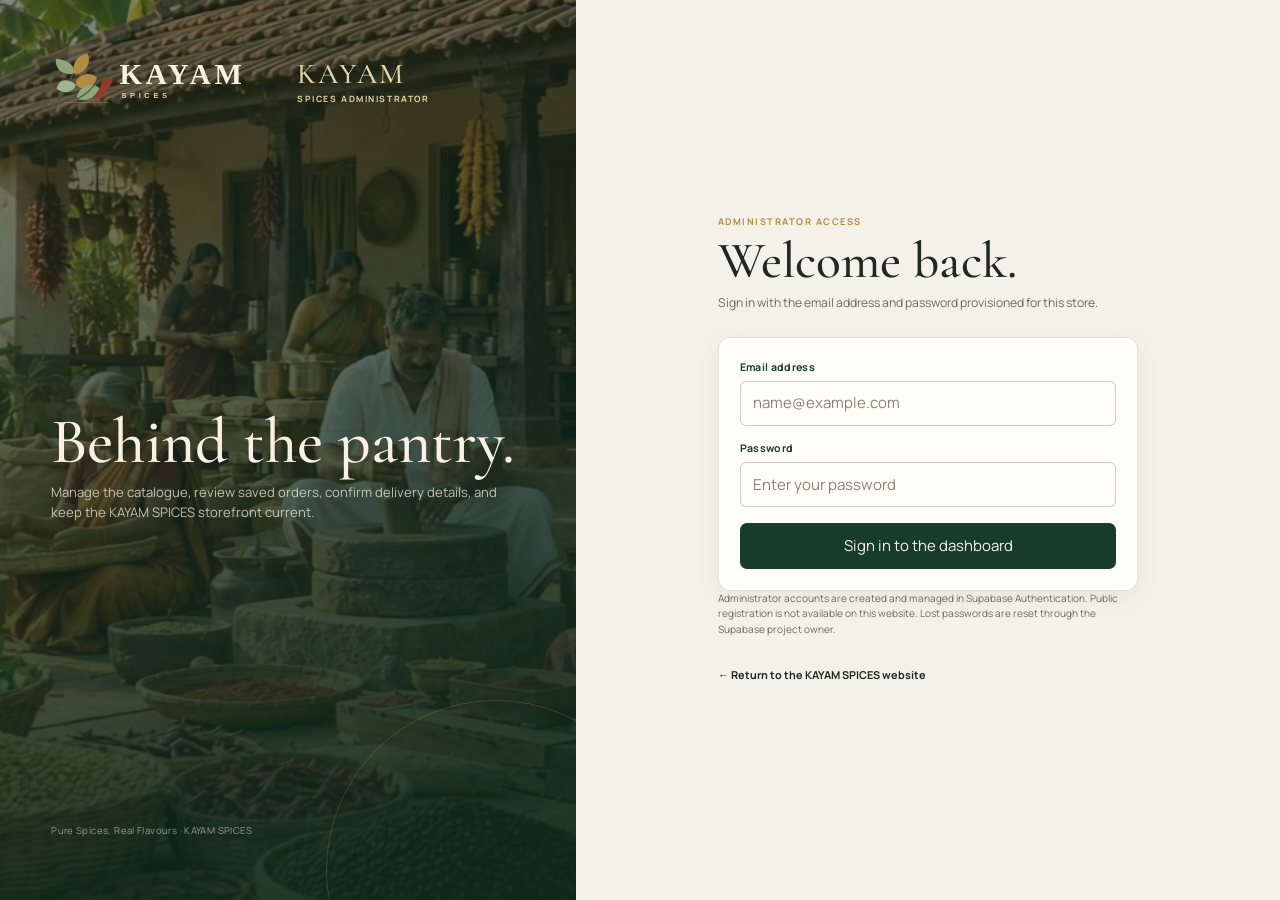
<file: admin/index.html>
<!DOCTYPE html>
<html lang="en">
<head>
  <meta charset="utf-8">
  <meta name="viewport" content="width=device-width, initial-scale=1">
  <title>Dashboard | KAYAM SPICES Admin</title>
  <meta name="robots" content="noindex,nofollow">
  <meta name="theme-color" content="#173D2C">
  <link rel="icon" type="image/png" href="../assets/images/favicon.png">
  <link rel="stylesheet" href="../assets/css/tokens.css">
  <link rel="stylesheet" href="../assets/css/admin.css">
</head>
<body class="admin-body admin-booting" data-admin-page="dashboard">
  <div class="admin-boot" id="admin-boot">
    <div class="admin-boot__panel">
      <img src="../assets/images/kayam-monogram.svg" alt="" width="120" height="120">
      <span class="admin-spinner" aria-hidden="true"></span>
      <strong>Opening your workspace</strong>
      <p>Checking administrator access…</p>
    </div>
  </div>
  <div class="admin-layout" id="admin-layout" hidden>
    <aside class="admin-sidebar" id="admin-sidebar"></aside>
    <div class="admin-workspace">
      <header class="admin-topbar" id="admin-topbar"></header>
      <main class="admin-main" id="admin-main">
        <header class="admin-page-head">
          <div class="admin-page-head__copy">
            <p class="admin-eyebrow">Store overview</p>
            <h1>Good to see you.</h1>
            <p>A live view of orders, stock, and the pantry from your KAYAM SPICES dashboard.</p>
          </div>
          <div class="admin-actions">
            <button class="admin-btn admin-btn--outline" type="button" id="dashboard-refresh">Refresh</button>
            <a class="admin-btn" href="product-form.html">New product</a>
          </div>
        </header>
        <div id="dashboard-error"></div>
        <section class="admin-metrics" id="dashboard-metrics" aria-label="Store metrics">
          <article class="admin-card"><div class="admin-loading">Loading orders…</div></article>
          <article class="admin-card"><div class="admin-loading">Loading orders…</div></article>
          <article class="admin-card"><div class="admin-loading">Loading products…</div></article>
          <article class="admin-card"><div class="admin-loading">Loading stock…</div></article>
        </section>
        <div class="admin-grid-2">
          <section class="admin-card" aria-labelledby="recent-orders-title">
            <div class="admin-card__head">
              <div>
                <h2 id="recent-orders-title">Recent orders</h2>
                <p>Latest saved orders awaiting or moving through confirmation.</p>
              </div>
              <a class="admin-link" href="orders.html">View all orders</a>
            </div>
            <div id="recent-orders">
              <div class="admin-loading">Loading recent orders…</div>
            </div>
          </section>
          <section class="admin-card" aria-labelledby="stock-title">
            <div class="admin-card__head">
              <div>
                <h2 id="stock-title">Low stock</h2>
                <p>Tracked weights with five or fewer units remaining.</p>
              </div>
              <a class="admin-link" href="products.html">Manage products</a>
            </div>
            <div id="low-stock">
              <div class="admin-loading">Checking stock levels…</div>
            </div>
          </section>
        </div>
      </main>
    </div>
  </div>
  <button class="admin-scrim" type="button" aria-label="Close admin navigation"></button>
  <div class="admin-toast-stack" aria-live="polite"></div>
  <noscript><p style="padding: 2rem;">Administrator tools require JavaScript.</p></noscript>
  <script defer src="../assets/js/config.js"></script>
  <script defer src="../assets/vendor/supabase.js"></script>
  <script defer src="../assets/js/supabase-client.js"></script>
  <script defer src="../assets/js/admin.js"></script>
  <script defer src="../assets/js/admin-dashboard.js"></script>
</body>
</html>
</file>
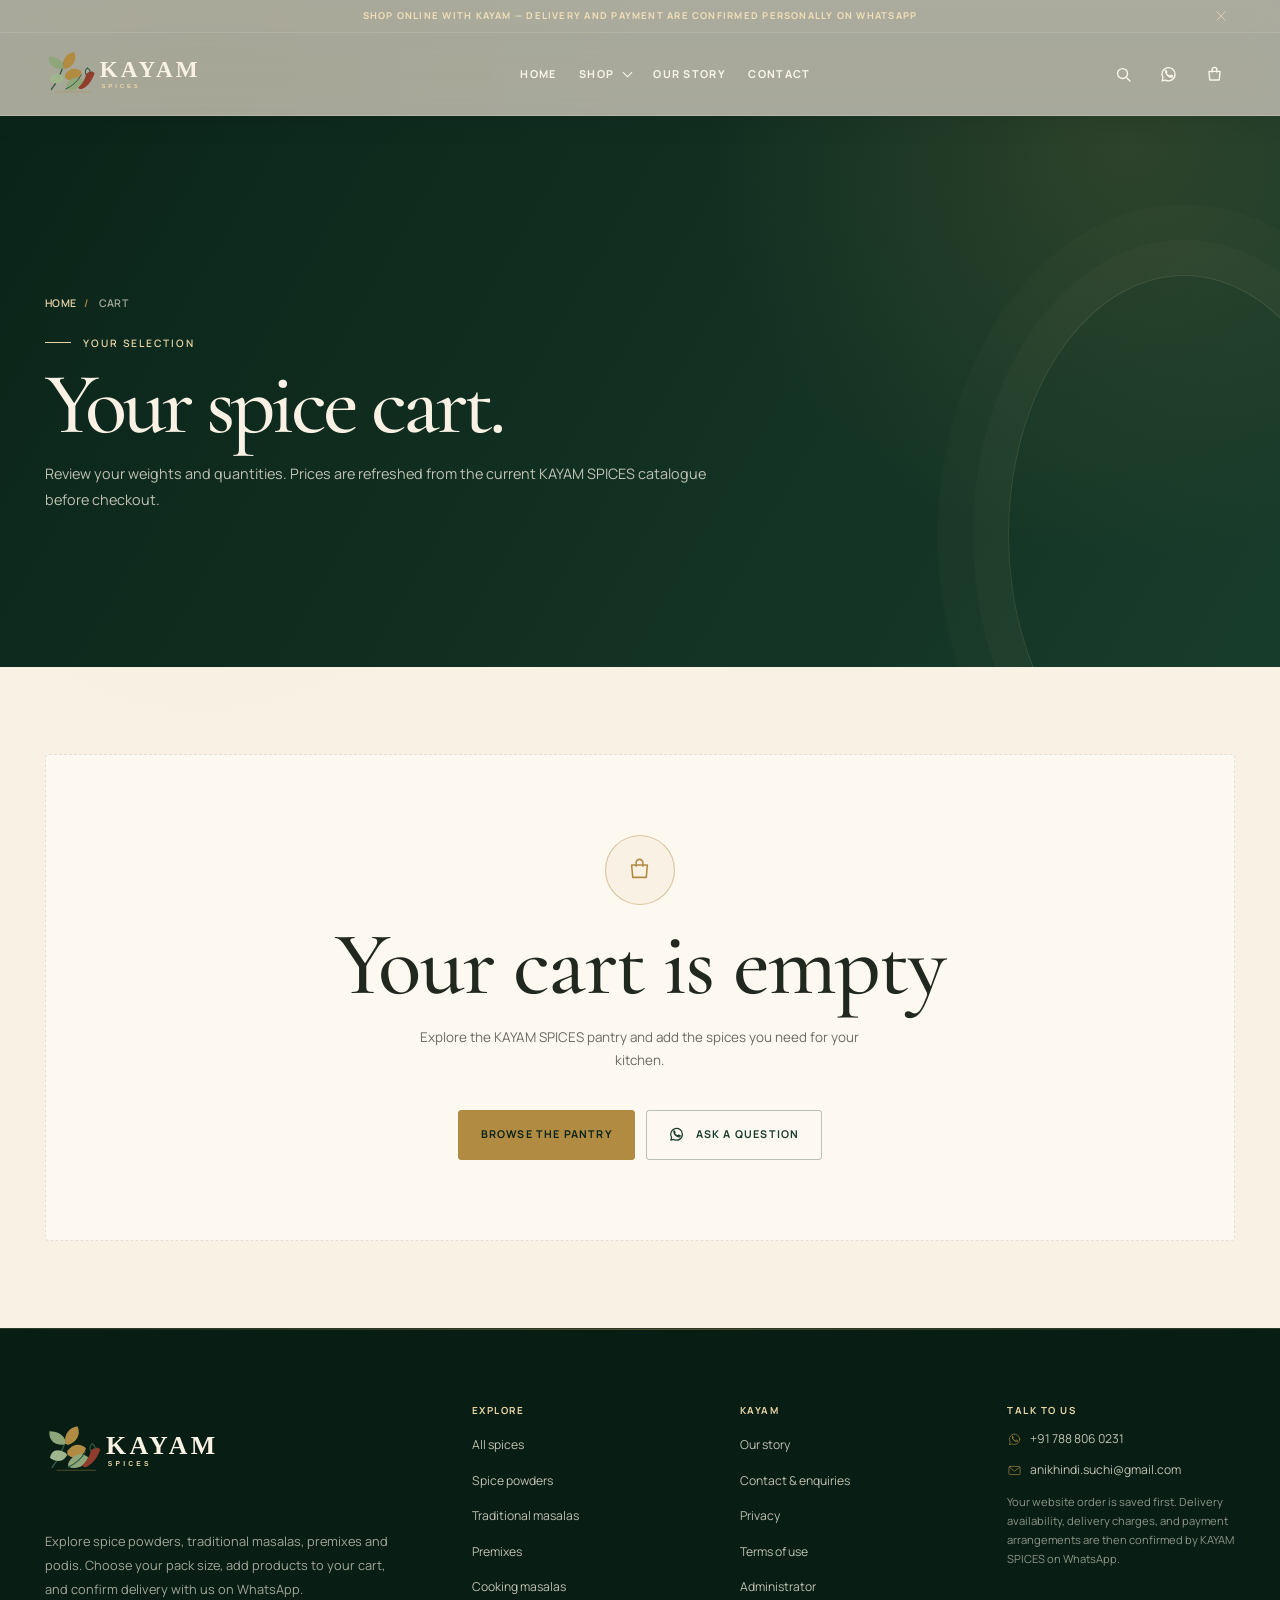
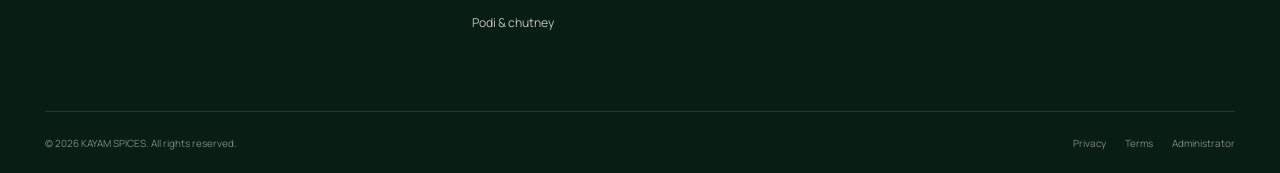
<file: cart.html>
<!DOCTYPE html>
<html lang="en">
<head>
  <meta charset="utf-8">
  <meta name="viewport" content="width=device-width, initial-scale=1">
  <title>Your Cart | KAYAM SPICES</title>
  <meta name="description" content="Review your KAYAM SPICES cart before checkout.">
  <meta name="robots" content="noindex,follow">
  <meta name="theme-color" content="#173D2C">
  <link rel="icon" type="image/png" href="assets/images/favicon.png">
  <link rel="apple-touch-icon" href="assets/images/apple-touch-icon.png">
  <link rel="stylesheet" href="assets/css/tokens.css">
  <link rel="stylesheet" href="assets/css/base.css">
  <link rel="stylesheet" href="assets/css/components.css">
  <link rel="stylesheet" href="assets/css/desktop.css">
  <link rel="stylesheet" href="assets/css/mobile.css">
  <script>document.documentElement.classList.add("js");</script>
</head>
<body data-page="cart">
  <a class="skip-link" href="#main-content">Skip to content</a>
  <div id="site-header"></div>
  <main id="main-content">
    <section class="page-hero">
      <div class="container page-hero__inner">
        <ol class="breadcrumbs breadcrumbs--light" aria-label="Breadcrumb">
          <li><a href="index.html">Home</a></li>
          <li aria-current="page">Cart</li>
        </ol>
        <div class="page-hero__copy">
          <p class="eyebrow">Your selection</p>
          <h1>Your spice cart.</h1>
          <p>Review your weights and quantities. Prices are refreshed from the current KAYAM SPICES catalogue before checkout.</p>
        </div>
      </div>
    </section>
    <section class="section">
      <div class="container">
        <div id="cart-content" aria-live="polite">
          <div class="loading-block">
            <span class="spinner" aria-hidden="true"></span>
            <span>Checking the current catalogue…</span>
          </div>
        </div>
      </div>
    </section>
  </main>
  <div id="site-footer"></div>
  <script defer src="assets/js/config.js"></script>
  <script defer src="assets/vendor/supabase.js"></script>
  <script defer src="assets/js/supabase-client.js"></script>
  <script defer src="assets/js/common.js"></script>
  <script defer src="assets/js/whatsapp.js"></script>
  <script defer src="assets/js/catalogue.js"></script>
  <script defer src="assets/js/cart.js"></script>
  <script defer src="assets/js/cart-page.js"></script>
</body>
</html>
</file>
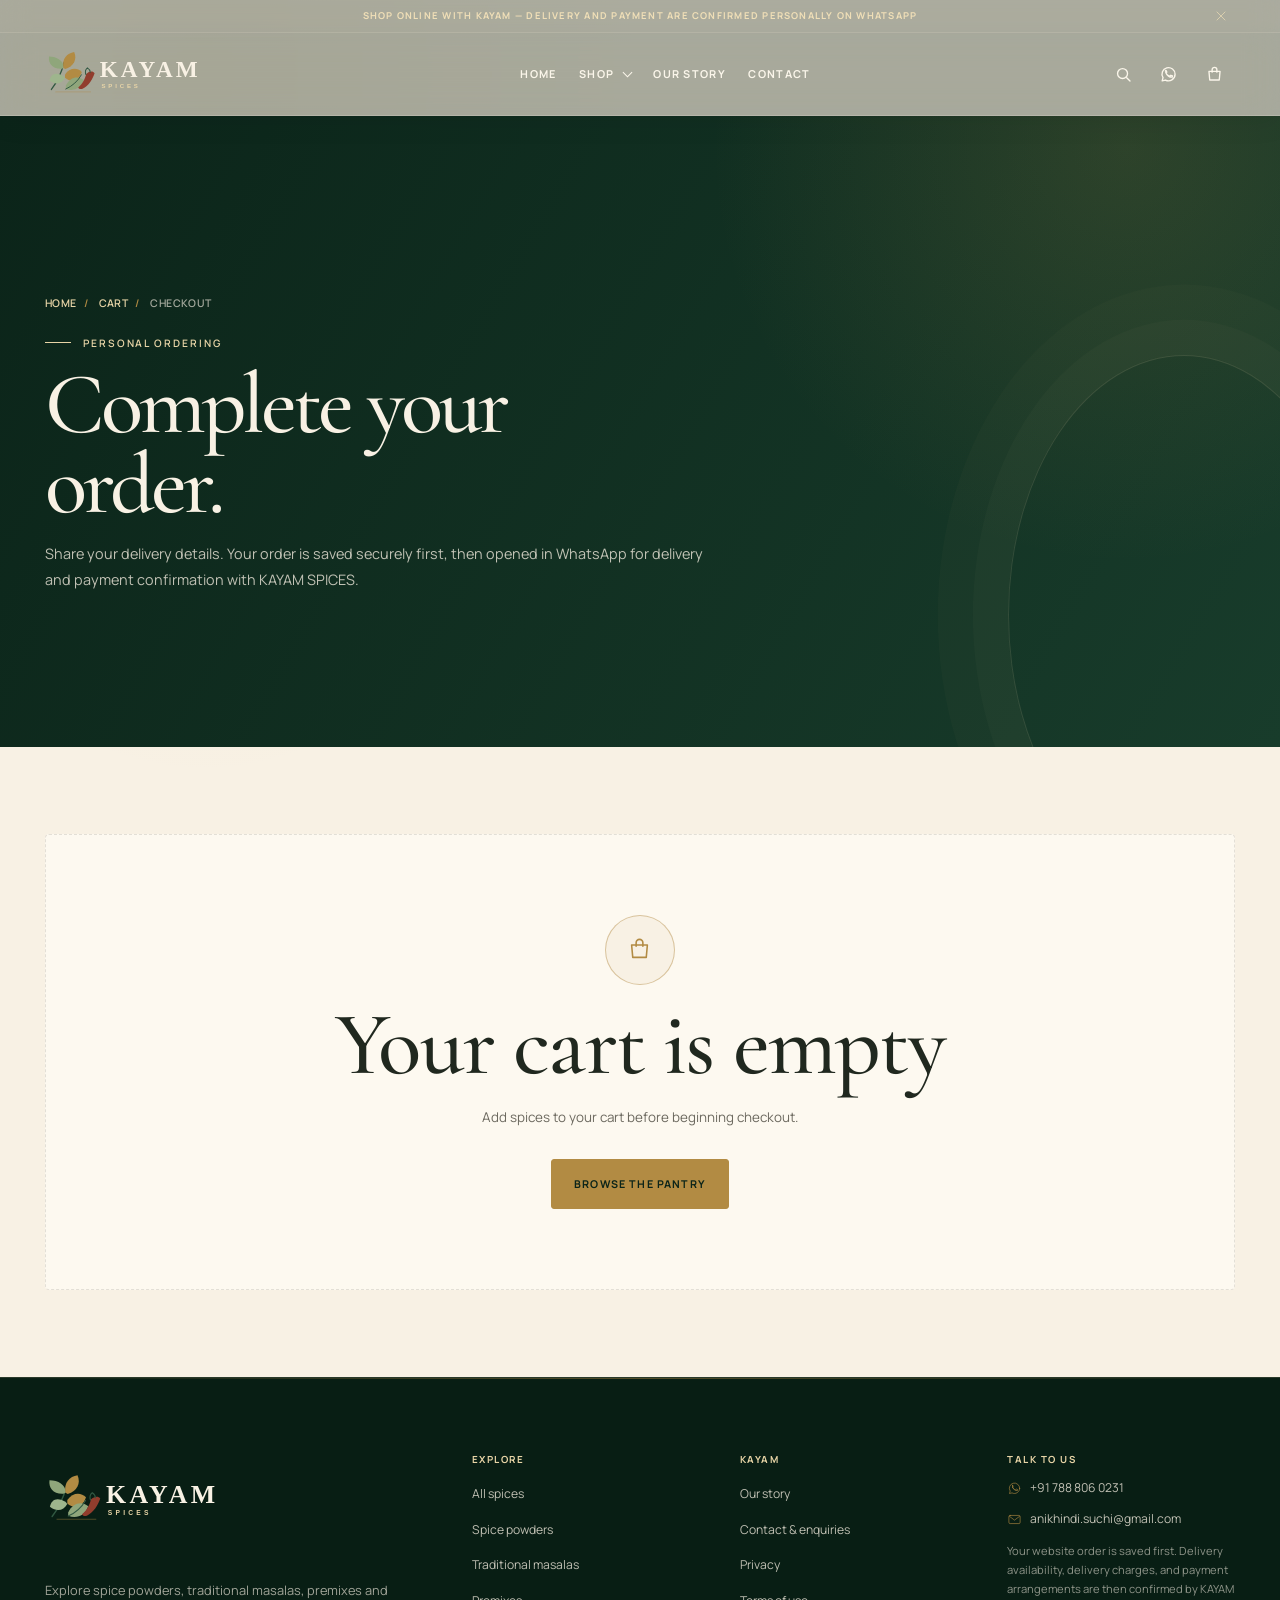
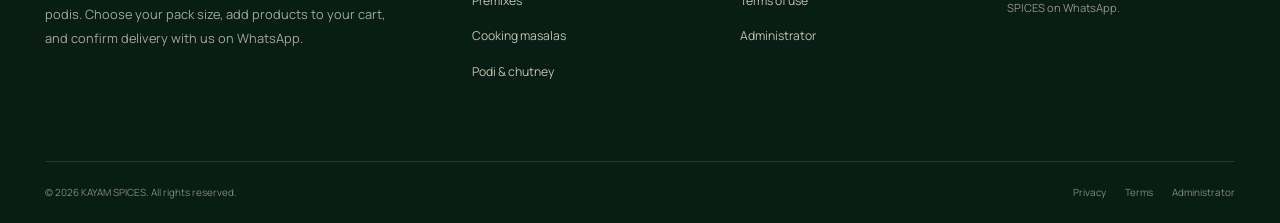
<file: checkout.html>
<!DOCTYPE html>
<html lang="en">
<head>
  <meta charset="utf-8">
  <meta name="viewport" content="width=device-width, initial-scale=1">
  <title>Checkout | KAYAM SPICES</title>
  <meta name="description" content="Enter your delivery details and save a KAYAM SPICES order for WhatsApp confirmation.">
  <meta name="robots" content="noindex,nofollow">
  <meta name="theme-color" content="#173D2C">
  <link rel="icon" type="image/png" href="assets/images/favicon.png">
  <link rel="apple-touch-icon" href="assets/images/apple-touch-icon.png">
  <link rel="stylesheet" href="assets/css/tokens.css">
  <link rel="stylesheet" href="assets/css/base.css">
  <link rel="stylesheet" href="assets/css/components.css">
  <link rel="stylesheet" href="assets/css/desktop.css">
  <link rel="stylesheet" href="assets/css/mobile.css">
  <script>document.documentElement.classList.add("js");</script>
</head>
<body data-page="checkout">
  <a class="skip-link" href="#main-content">Skip to content</a>
  <div id="site-header"></div>
  <main id="main-content">
    <section class="page-hero">
      <div class="container page-hero__inner">
        <ol class="breadcrumbs breadcrumbs--light" aria-label="Breadcrumb">
          <li><a href="index.html">Home</a></li>
          <li><a href="cart.html">Cart</a></li>
          <li aria-current="page">Checkout</li>
        </ol>
        <div class="page-hero__copy">
          <p class="eyebrow">Personal ordering</p>
          <h1>Complete your order.</h1>
          <p>Share your delivery details. Your order is saved securely first, then opened in WhatsApp for delivery and payment confirmation with KAYAM SPICES.</p>
        </div>
      </div>
    </section>
    <section class="section">
      <div class="container">
        <div id="checkout-content" aria-live="polite">
          <div class="loading-block">
            <span class="spinner" aria-hidden="true"></span>
            <span>Preparing your checkout…</span>
          </div>
        </div>
      </div>
    </section>
  </main>
  <div id="site-footer"></div>
  <script defer src="assets/js/config.js"></script>
  <script defer src="assets/vendor/supabase.js"></script>
  <script defer src="assets/js/supabase-client.js"></script>
  <script defer src="assets/js/common.js"></script>
  <script defer src="assets/js/whatsapp.js"></script>
  <script defer src="assets/js/catalogue.js"></script>
  <script defer src="assets/js/cart.js"></script>
  <script defer src="assets/js/checkout.js"></script>
</body>
</html>
</file>
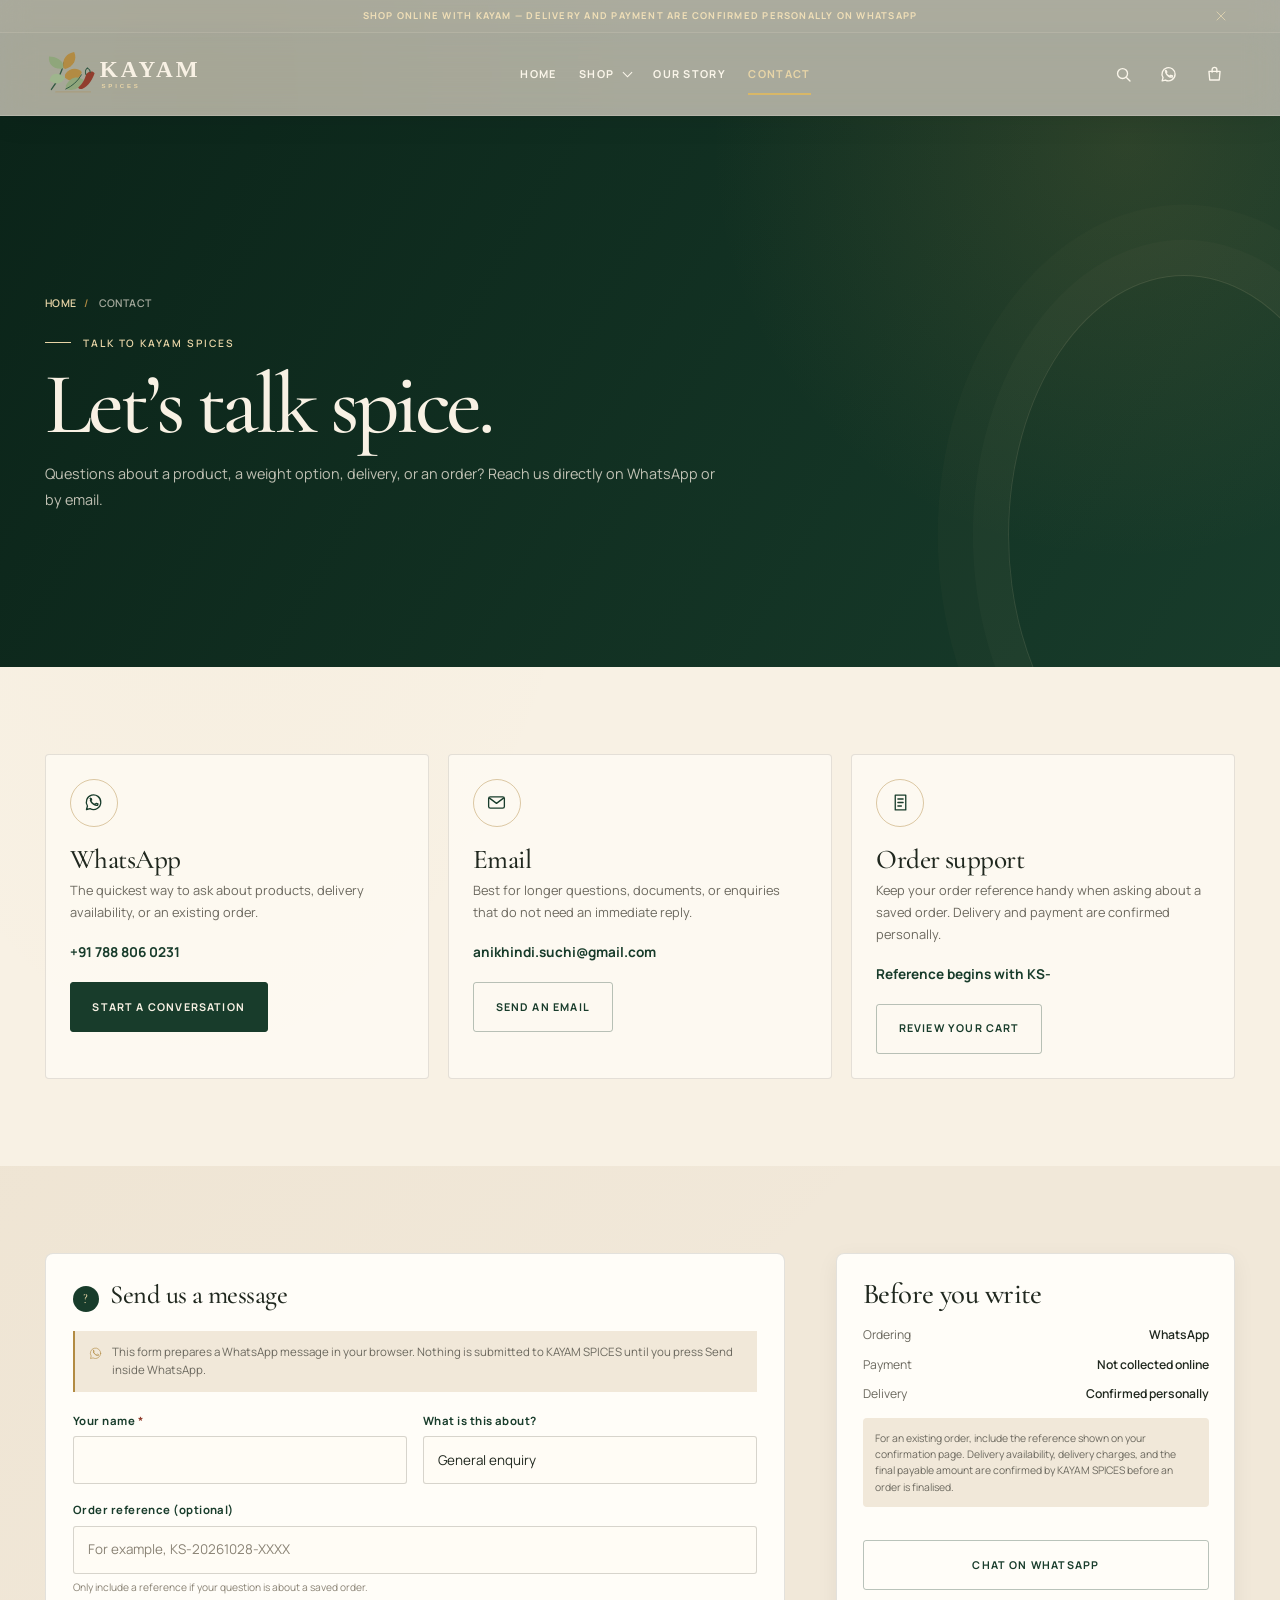
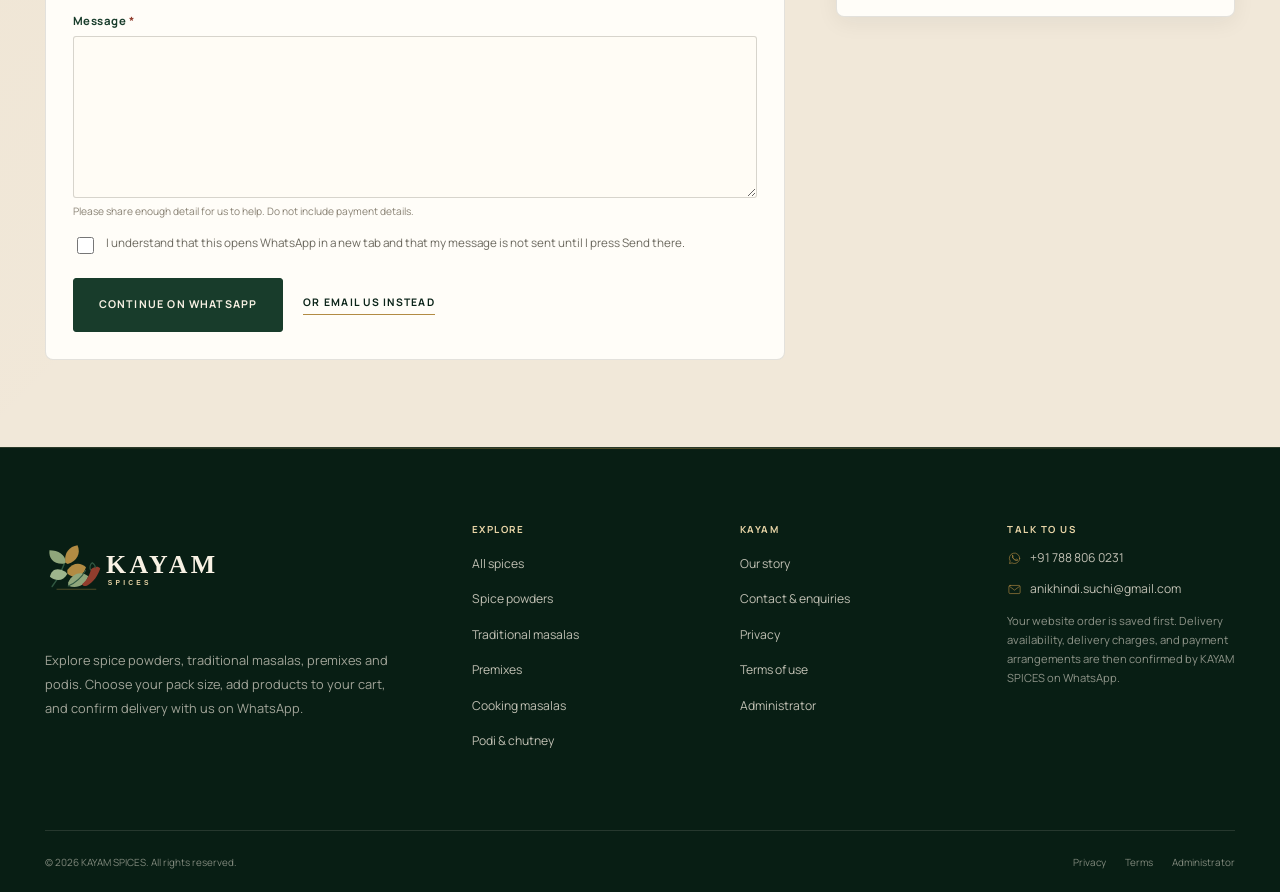
<file: contact.html>
<!DOCTYPE html>
<html lang="en">
<head>
  <meta charset="utf-8">
  <meta name="viewport" content="width=device-width, initial-scale=1">
  <title>Contact KAYAM SPICES | Spice & Order Enquiries</title>
  <meta name="description" content="Contact KAYAM SPICES on WhatsApp or by email for product, weight, delivery, and order questions.">
  <meta name="theme-color" content="#173D2C">
  <meta property="og:type" content="website">
  <meta property="og:site_name" content="KAYAM SPICES">
  <meta property="og:title" content="Contact KAYAM SPICES">
  <meta property="og:description" content="Ask about the range, weight options, delivery, or an order on WhatsApp or by email.">
  <meta property="og:image" content="assets/images/hero-poster.jpg">
  <meta name="twitter:card" content="summary_large_image">
  <link rel="icon" type="image/png" href="assets/images/favicon.png">
  <link rel="apple-touch-icon" href="assets/images/apple-touch-icon.png">
  <link rel="stylesheet" href="assets/css/tokens.css">
  <link rel="stylesheet" href="assets/css/base.css">
  <link rel="stylesheet" href="assets/css/components.css">
  <link rel="stylesheet" href="assets/css/desktop.css">
  <link rel="stylesheet" href="assets/css/mobile.css">
  <script>document.documentElement.classList.add("js");</script>
</head>
<body data-page="contact">
  <a class="skip-link" href="#main-content">Skip to content</a>
  <div id="site-header"></div>
  <main id="main-content">
    <section class="page-hero">
      <div class="container page-hero__inner">
        <ol class="breadcrumbs breadcrumbs--light" aria-label="Breadcrumb">
          <li><a href="index.html">Home</a></li>
          <li aria-current="page">Contact</li>
        </ol>
        <div class="page-hero__copy">
          <p class="eyebrow">Talk to KAYAM SPICES</p>
          <h1>Let’s talk spice.</h1>
          <p>Questions about a product, a weight option, delivery, or an order? Reach us directly on WhatsApp or by email.</p>
        </div>
      </div>
    </section>

    <section class="section">
      <div class="container">
        <div class="contact-grid">
          <article class="contact-card" data-reveal>
            <span class="contact-card__icon" aria-hidden="true">
              <svg viewBox="0 0 24 24" fill="none" stroke="currentColor" stroke-linecap="round" stroke-linejoin="round"><path d="M20.3 11.7a8.25 8.25 0 0 1-12.2 7.3L4 20l1.1-4a8.25 8.25 0 1 1 15.2-4.3Z"/><path d="M8.7 8.6c.3 2.7 2.5 5 5.1 5.5l1.2-1.1 2.1.7-.4 1.6c-2.9.6-6.9-2.2-8.2-5.7l1.4-.6-.7-1.8-1.1.2c.1-.2.3-.4.6-.4Z"/></svg>
            </span>
            <h2>WhatsApp</h2>
            <p>The quickest way to ask about products, delivery availability, or an existing order.</p>
            <div class="contact-card__value">+91 788 806 0231</div>
            <a class="btn btn--dark" href="https://wa.me/917888060231" target="_blank" rel="noopener">Start a conversation</a>
          </article>
          <article class="contact-card" data-reveal data-reveal-delay="80">
            <span class="contact-card__icon" aria-hidden="true">
              <svg viewBox="0 0 24 24" fill="none" stroke="currentColor" stroke-linecap="round" stroke-linejoin="round"><rect x="3" y="5.5" width="18" height="13" rx="2"/><path d="m4 7 8 6 8-6"/></svg>
            </span>
            <h2>Email</h2>
            <p>Best for longer questions, documents, or enquiries that do not need an immediate reply.</p>
            <div class="contact-card__value">anikhindi.suchi@gmail.com</div>
            <a class="btn btn--outline" href="mailto:anikhindi.suchi@gmail.com">Send an email</a>
          </article>
          <article class="contact-card" data-reveal data-reveal-delay="160">
            <span class="contact-card__icon" aria-hidden="true">
              <svg viewBox="0 0 24 24" fill="none" stroke="currentColor" stroke-linecap="round" stroke-linejoin="round"><path d="M6 3.5h12v17H6z"/><path d="M9 8h6M9 12h6M9 16h4"/></svg>
            </span>
            <h2>Order support</h2>
            <p>Keep your order reference handy when asking about a saved order. Delivery and payment are confirmed personally.</p>
            <div class="contact-card__value">Reference begins with KS-</div>
            <a class="btn btn--outline" href="cart.html">Review your cart</a>
          </article>
        </div>
      </div>
    </section>

    <section class="section section--ivory">
      <div class="container">
        <div class="checkout-layout">
          <div class="checkout-main" data-reveal>
            <form class="form-section" id="contact-form" novalidate>
              <div class="form-section__head">
                <span class="form-section__number" aria-hidden="true">?</span>
                <h2 class="form-section__title">Send us a message</h2>
              </div>
              <div class="inline-note" style="margin-bottom: 1.2rem;">
                <span aria-hidden="true"><svg viewBox="0 0 24 24" fill="none" stroke="currentColor" stroke-linecap="round" stroke-linejoin="round"><path d="M20.3 11.7a8.25 8.25 0 0 1-12.2 7.3L4 20l1.1-4a8.25 8.25 0 1 1 15.2-4.3Z"/><path d="M8.7 8.6c.3 2.7 2.5 5 5.1 5.5l1.2-1.1 2.1.7-.4 1.6c-2.9.6-6.9-2.2-8.2-5.7l1.4-.6-.7-1.8-1.1.2c.1-.2.3-.4.6-.4Z"/></svg></span>
                <span>This form prepares a WhatsApp message in your browser. Nothing is submitted to KAYAM SPICES until you press Send inside WhatsApp.</span>
              </div>
              <div class="form-grid form-grid--two">
                <div class="field" data-field>
                  <label class="field__label" for="contact-name">Your name <span class="required" aria-hidden="true">*</span></label>
                  <input class="input" id="contact-name" name="name" type="text" autocomplete="name" maxlength="80" required aria-describedby="contact-name-error">
                  <p class="field__error" id="contact-name-error" hidden>Please enter your name.</p>
                </div>
                <div class="field" data-field>
                  <label class="field__label" for="contact-topic">What is this about?</label>
                  <select class="select" id="contact-topic" name="topic">
                    <option value="General enquiry">General enquiry</option>
                    <option value="Product question">Product question</option>
                    <option value="Weight or price question">Weight or price question</option>
                    <option value="Delivery question">Delivery question</option>
                    <option value="Order help">Order help</option>
                  </select>
                </div>
                <div class="field field--full" data-field>
                  <label class="field__label" for="contact-reference">Order reference (optional)</label>
                  <input class="input" id="contact-reference" name="reference" type="text" maxlength="40" placeholder="For example, KS-20261028-XXXX" aria-describedby="contact-reference-hint">
                  <p class="field__hint" id="contact-reference-hint">Only include a reference if your question is about a saved order.</p>
                </div>
                <div class="field field--full" data-field>
                  <label class="field__label" for="contact-message">Message <span class="required" aria-hidden="true">*</span></label>
                  <textarea class="textarea" id="contact-message" name="message" rows="6" maxlength="1200" required aria-describedby="contact-message-error contact-message-hint"></textarea>
                  <p class="field__hint" id="contact-message-hint">Please share enough detail for us to help. Do not include payment details.</p>
                  <p class="field__error" id="contact-message-error" hidden>Please write a message of at least 10 characters.</p>
                </div>
                <div class="field field--full" data-field>
                  <label class="checkbox-field" for="contact-consent">
                    <input id="contact-consent" name="consent" type="checkbox" required aria-describedby="contact-consent-error">
                    <span>I understand that this opens WhatsApp in a new tab and that my message is not sent until I press Send there.</span>
                  </label>
                  <p class="field__error" id="contact-consent-error" hidden>Please confirm before continuing.</p>
                </div>
              </div>
              <div class="form-actions">
                <button class="btn btn--dark btn--large" type="submit" id="contact-submit">Continue on WhatsApp</button>
                <a class="text-link" href="mailto:anikhindi.suchi@gmail.com">Or email us instead</a>
              </div>
              <div id="contact-status" class="form-status" role="status" aria-live="polite"></div>
            </form>
          </div>
          <aside data-reveal>
            <div class="summary-card">
              <h2 class="summary-card__title">Before you write</h2>
              <div class="detail-list">
                <div><dt>Ordering</dt><dd>WhatsApp</dd></div>
                <div><dt>Payment</dt><dd>Not collected online</dd></div>
                <div><dt>Delivery</dt><dd>Confirmed personally</dd></div>
              </div>
              <p class="summary-note">For an existing order, include the reference shown on your confirmation page. Delivery availability, delivery charges, and the final payable amount are confirmed by KAYAM SPICES before an order is finalised.</p>
              <a class="btn btn--outline btn--block" href="https://wa.me/917888060231" target="_blank" rel="noopener">Chat on WhatsApp</a>
            </div>
          </aside>
        </div>
      </div>
    </section>
  </main>
  <div id="site-footer"></div>
  <script defer src="assets/js/config.js"></script>
  <script defer src="assets/js/common.js"></script>
  <script defer src="assets/js/whatsapp.js"></script>
  <script defer src="assets/js/contact.js"></script>
</body>
</html>
</file>
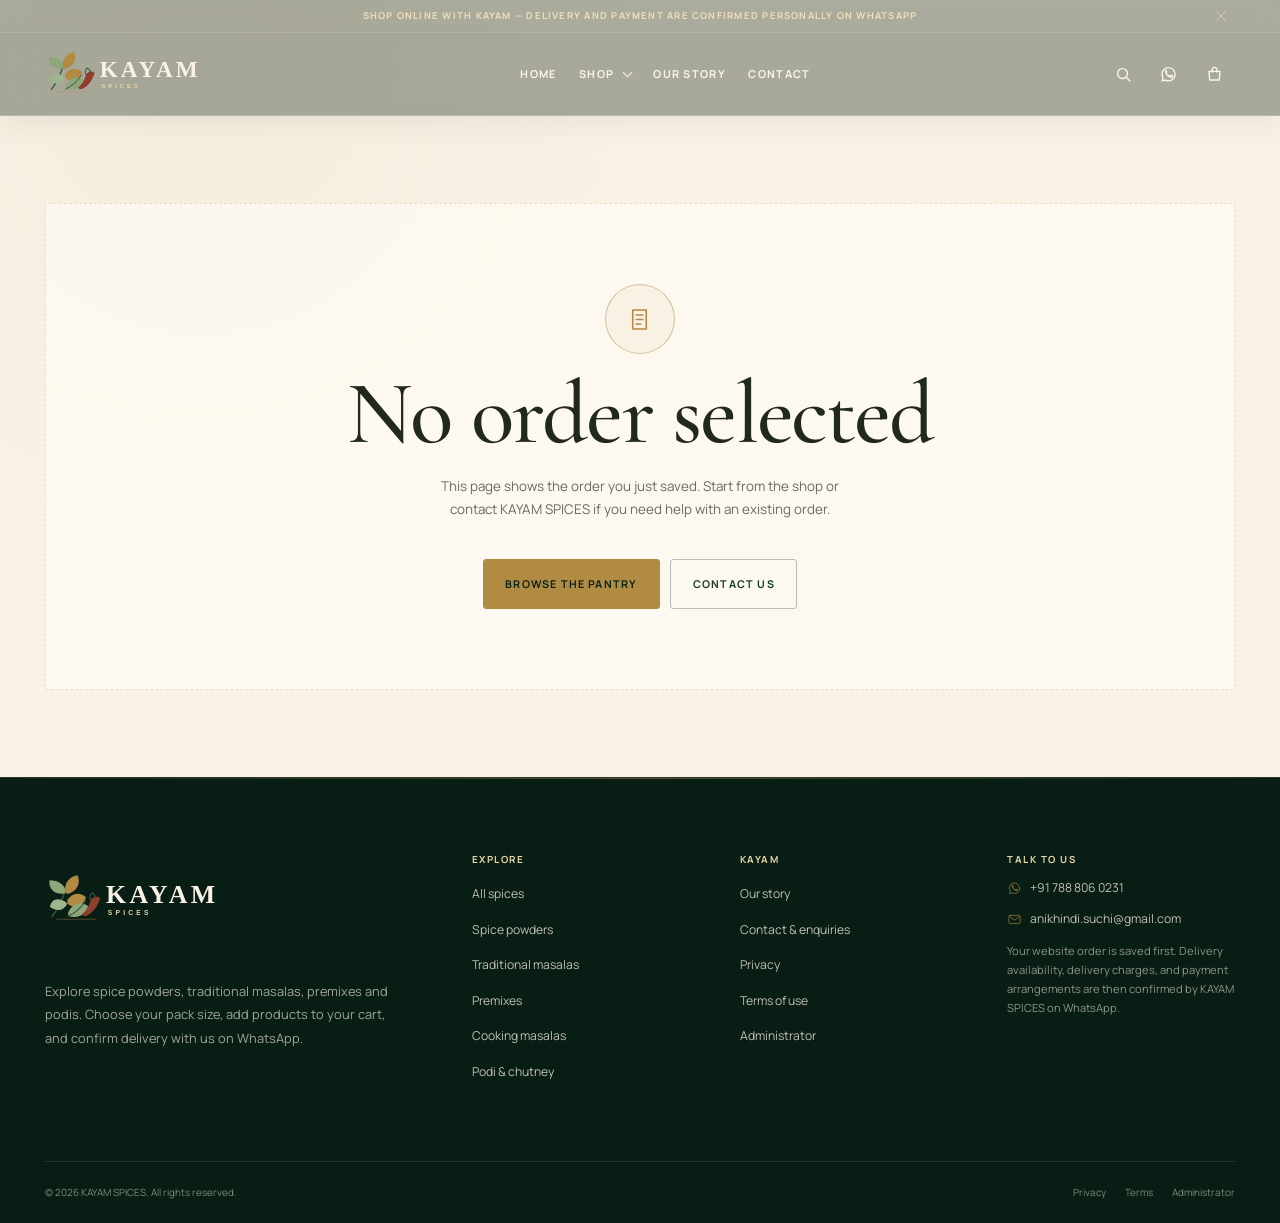
<file: order-confirmation.html>
<!DOCTYPE html>
<html lang="en">
<head>
  <meta charset="utf-8">
  <meta name="viewport" content="width=device-width, initial-scale=1">
  <title>Order Confirmation | KAYAM SPICES</title>
  <meta name="description" content="Your KAYAM SPICES order reference and pending-confirmation status.">
  <meta name="robots" content="noindex,nofollow">
  <meta name="theme-color" content="#173D2C">
  <link rel="icon" type="image/png" href="assets/images/favicon.png">
  <link rel="apple-touch-icon" href="assets/images/apple-touch-icon.png">
  <link rel="stylesheet" href="assets/css/tokens.css">
  <link rel="stylesheet" href="assets/css/base.css">
  <link rel="stylesheet" href="assets/css/components.css">
  <link rel="stylesheet" href="assets/css/desktop.css">
  <link rel="stylesheet" href="assets/css/mobile.css">
  <script>document.documentElement.classList.add("js");</script>
</head>
<body data-page="confirmation">
  <a class="skip-link" href="#main-content">Skip to content</a>
  <div id="site-header"></div>
  <main id="main-content">
    <section class="section">
      <div class="container">
        <div id="confirmation-content" aria-live="polite">
          <div class="loading-block">
            <span class="spinner" aria-hidden="true"></span>
            <span>Loading your order confirmation…</span>
          </div>
        </div>
      </div>
    </section>
  </main>
  <div id="site-footer"></div>
  <script defer src="assets/js/config.js"></script>
  <script defer src="assets/vendor/supabase.js"></script>
  <script defer src="assets/js/supabase-client.js"></script>
  <script defer src="assets/js/common.js"></script>
  <script defer src="assets/js/whatsapp.js"></script>
  <script defer src="assets/js/catalogue.js"></script>
  <script defer src="assets/js/cart.js"></script>
  <script defer src="assets/js/confirmation.js"></script>
</body>
</html>
</file>
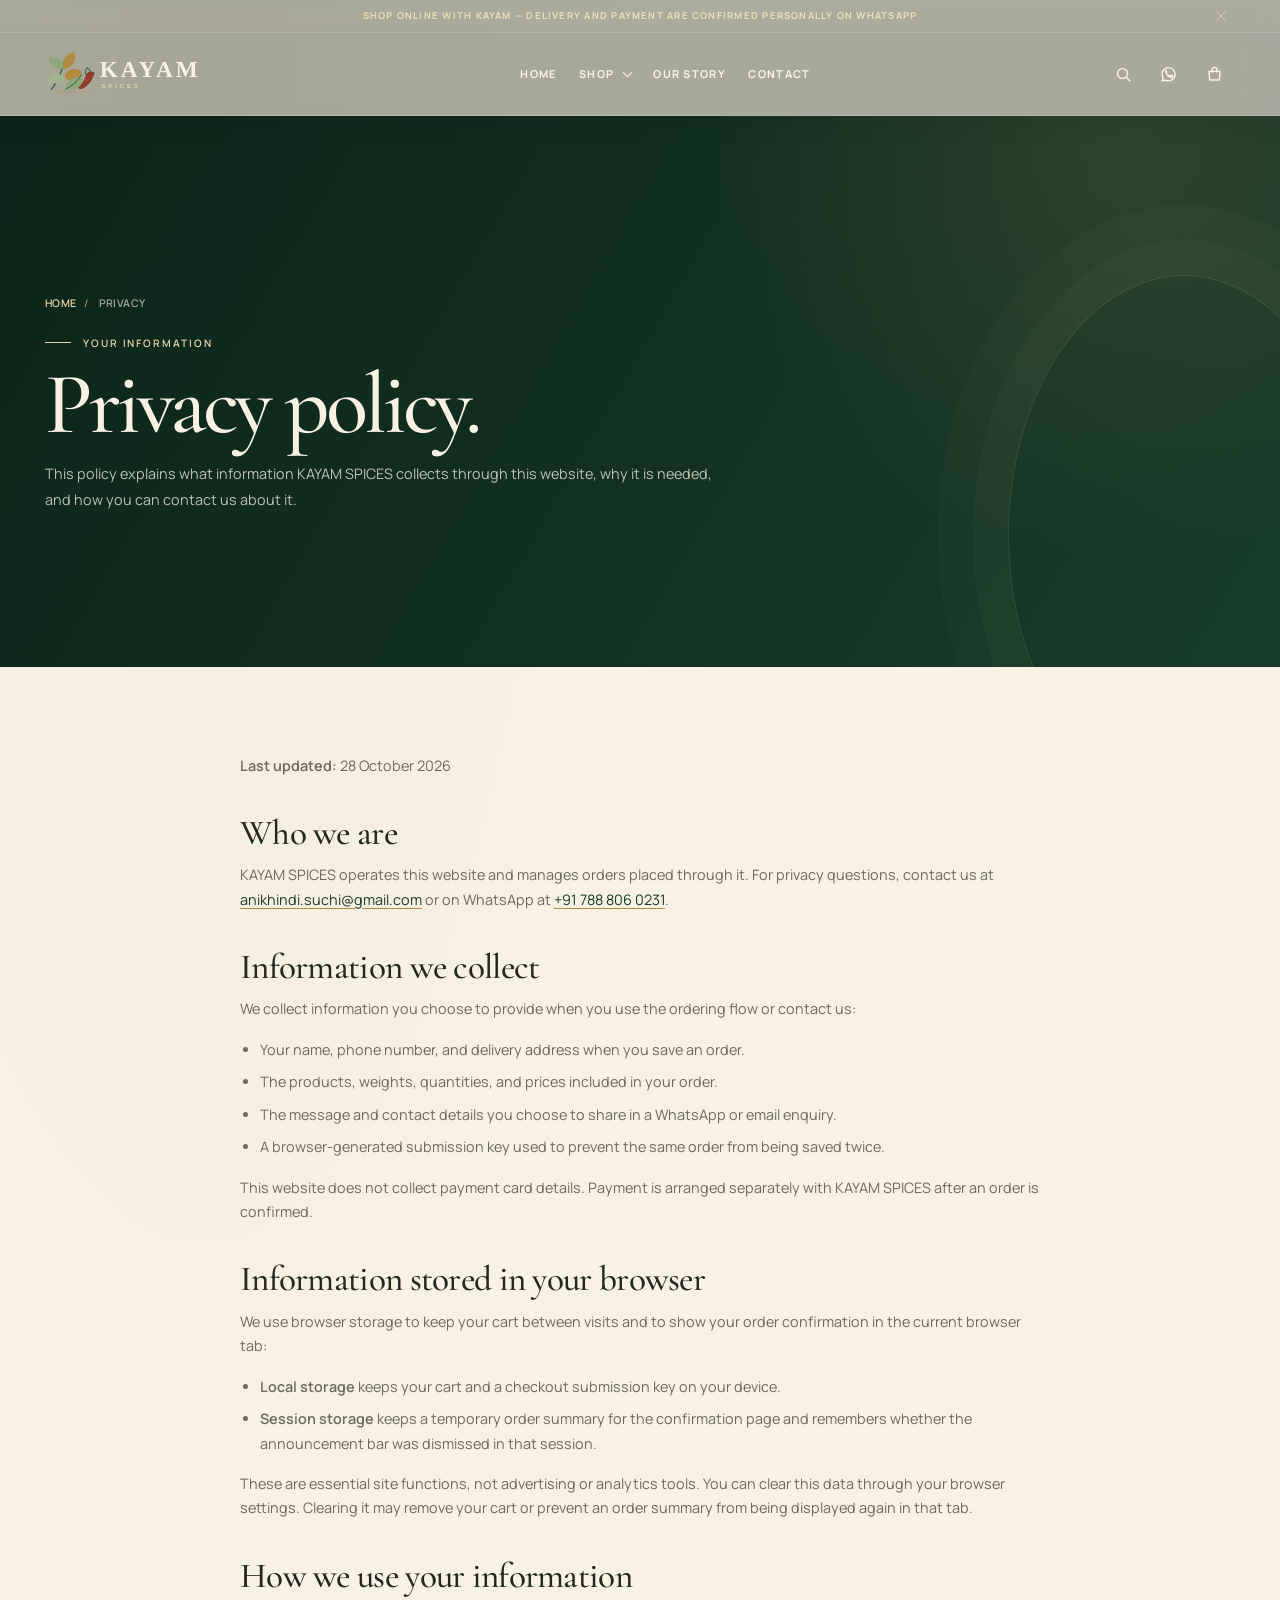
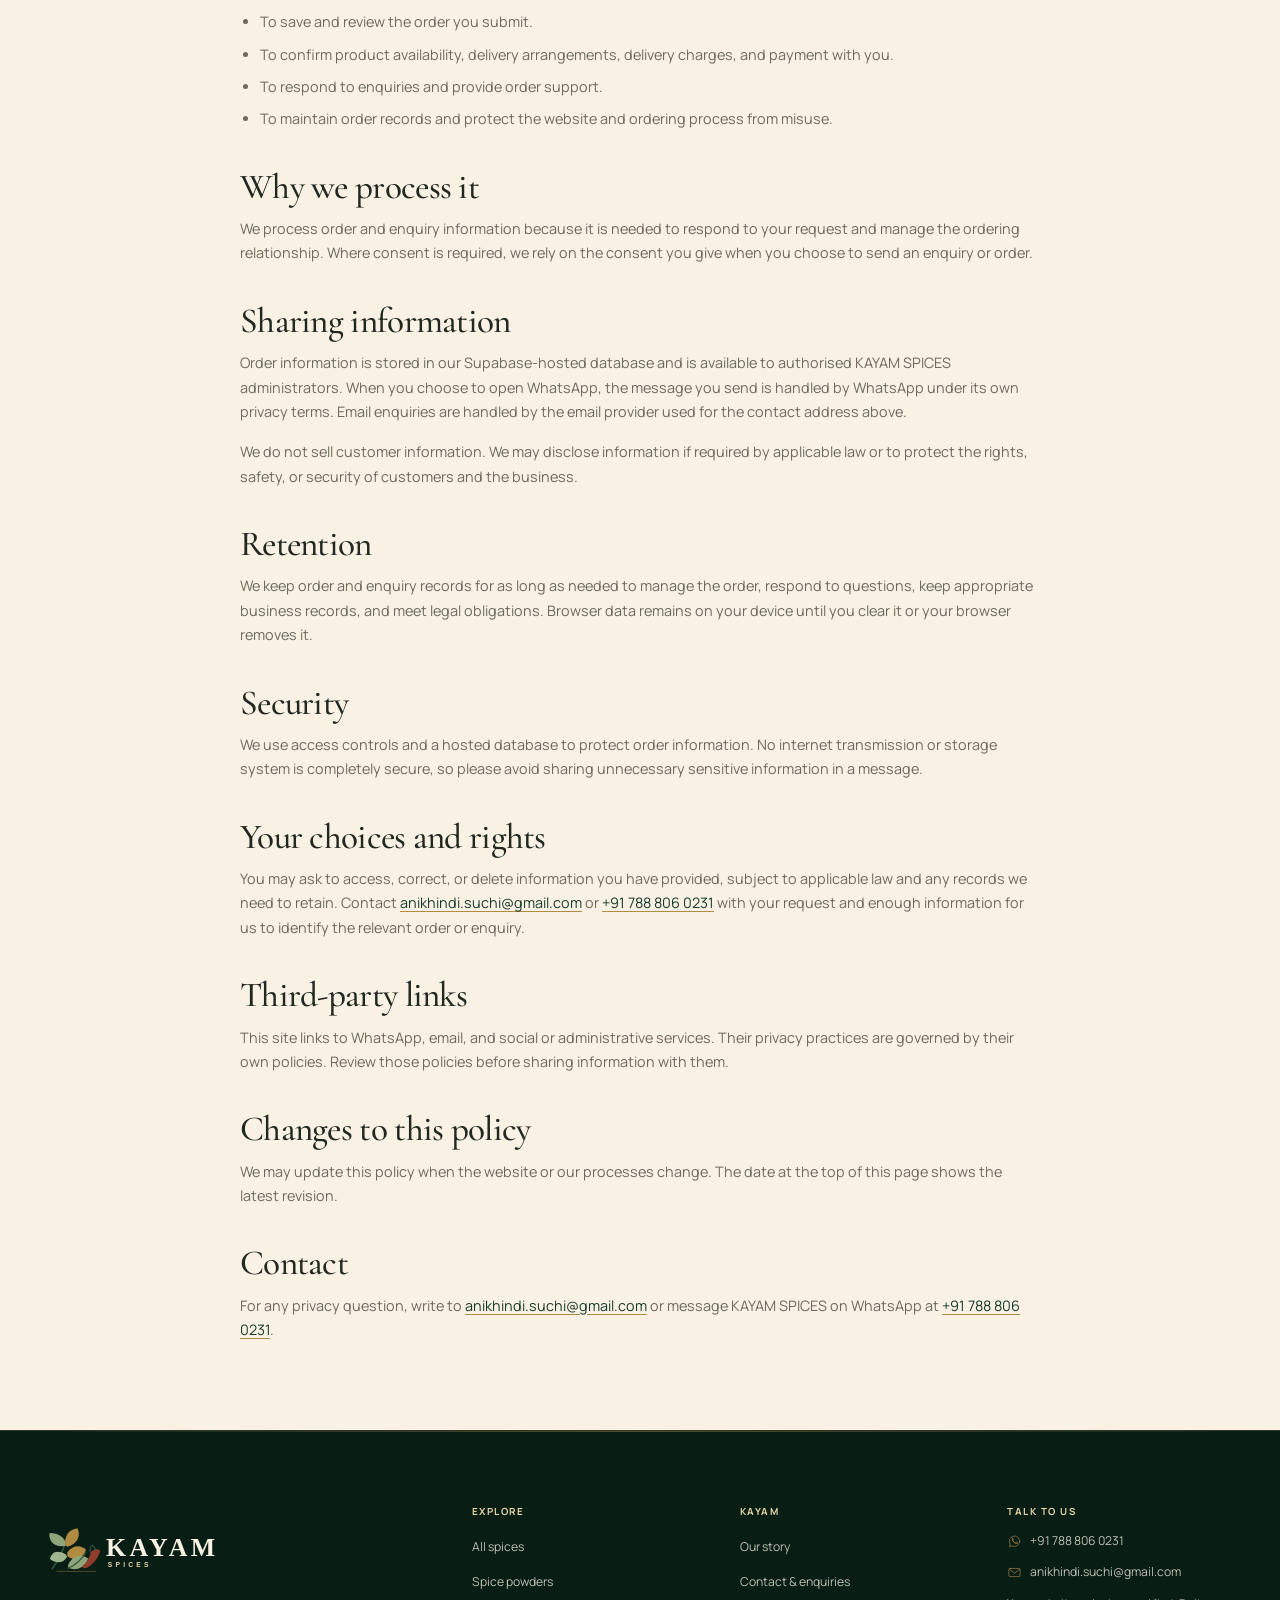
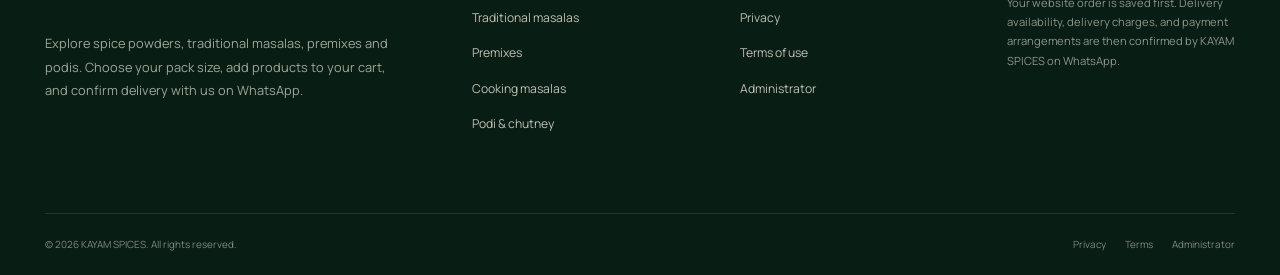
<file: privacy.html>
<!DOCTYPE html>
<html lang="en">
<head>
  <meta charset="utf-8">
  <meta name="viewport" content="width=device-width, initial-scale=1">
  <title>Privacy Policy | KAYAM SPICES</title>
  <meta name="description" content="How KAYAM SPICES handles information you share when browsing the catalogue or placing an order.">
  <meta name="theme-color" content="#173D2C">
  <meta property="og:type" content="website">
  <meta property="og:site_name" content="KAYAM SPICES">
  <meta property="og:title" content="Privacy Policy | KAYAM SPICES">
  <meta property="og:description" content="How information is handled when you browse or place an order with KAYAM SPICES.">
  <meta property="og:image" content="assets/images/hero-poster.jpg">
  <meta name="twitter:card" content="summary_large_image">
  <link rel="icon" type="image/png" href="assets/images/favicon.png">
  <link rel="apple-touch-icon" href="assets/images/apple-touch-icon.png">
  <link rel="stylesheet" href="assets/css/tokens.css">
  <link rel="stylesheet" href="assets/css/base.css">
  <link rel="stylesheet" href="assets/css/components.css">
  <link rel="stylesheet" href="assets/css/desktop.css">
  <link rel="stylesheet" href="assets/css/mobile.css">
  <script>document.documentElement.classList.add("js");</script>
</head>
<body data-page="privacy">
  <a class="skip-link" href="#main-content">Skip to content</a>
  <div id="site-header"></div>
  <main id="main-content">
    <section class="page-hero">
      <div class="container page-hero__inner">
        <ol class="breadcrumbs breadcrumbs--light" aria-label="Breadcrumb">
          <li><a href="index.html">Home</a></li>
          <li aria-current="page">Privacy</li>
        </ol>
        <div class="page-hero__copy">
          <p class="eyebrow">Your information</p>
          <h1>Privacy policy.</h1>
          <p>This policy explains what information KAYAM SPICES collects through this website, why it is needed, and how you can contact us about it.</p>
        </div>
      </div>
    </section>

    <section class="section">
      <div class="container">
        <div class="prose">
          <p><strong>Last updated:</strong> 28 October 2026</p>

          <h2>Who we are</h2>
          <p>KAYAM SPICES operates this website and manages orders placed through it. For privacy questions, contact us at <a href="mailto:anikhindi.suchi@gmail.com">anikhindi.suchi@gmail.com</a> or on WhatsApp at <a href="https://wa.me/917888060231" target="_blank" rel="noopener">+91 788 806 0231</a>.</p>

          <h2>Information we collect</h2>
          <p>We collect information you choose to provide when you use the ordering flow or contact us:</p>
          <ul>
            <li>Your name, phone number, and delivery address when you save an order.</li>
            <li>The products, weights, quantities, and prices included in your order.</li>
            <li>The message and contact details you choose to share in a WhatsApp or email enquiry.</li>
            <li>A browser-generated submission key used to prevent the same order from being saved twice.</li>
          </ul>
          <p>This website does not collect payment card details. Payment is arranged separately with KAYAM SPICES after an order is confirmed.</p>

          <h2>Information stored in your browser</h2>
          <p>We use browser storage to keep your cart between visits and to show your order confirmation in the current browser tab:</p>
          <ul>
            <li><strong>Local storage</strong> keeps your cart and a checkout submission key on your device.</li>
            <li><strong>Session storage</strong> keeps a temporary order summary for the confirmation page and remembers whether the announcement bar was dismissed in that session.</li>
          </ul>
          <p>These are essential site functions, not advertising or analytics tools. You can clear this data through your browser settings. Clearing it may remove your cart or prevent an order summary from being displayed again in that tab.</p>

          <h2>How we use your information</h2>
          <ul>
            <li>To save and review the order you submit.</li>
            <li>To confirm product availability, delivery arrangements, delivery charges, and payment with you.</li>
            <li>To respond to enquiries and provide order support.</li>
            <li>To maintain order records and protect the website and ordering process from misuse.</li>
          </ul>

          <h2>Why we process it</h2>
          <p>We process order and enquiry information because it is needed to respond to your request and manage the ordering relationship. Where consent is required, we rely on the consent you give when you choose to send an enquiry or order.</p>

          <h2>Sharing information</h2>
          <p>Order information is stored in our Supabase-hosted database and is available to authorised KAYAM SPICES administrators. When you choose to open WhatsApp, the message you send is handled by WhatsApp under its own privacy terms. Email enquiries are handled by the email provider used for the contact address above.</p>
          <p>We do not sell customer information. We may disclose information if required by applicable law or to protect the rights, safety, or security of customers and the business.</p>

          <h2>Retention</h2>
          <p>We keep order and enquiry records for as long as needed to manage the order, respond to questions, keep appropriate business records, and meet legal obligations. Browser data remains on your device until you clear it or your browser removes it.</p>

          <h2>Security</h2>
          <p>We use access controls and a hosted database to protect order information. No internet transmission or storage system is completely secure, so please avoid sharing unnecessary sensitive information in a message.</p>

          <h2>Your choices and rights</h2>
          <p>You may ask to access, correct, or delete information you have provided, subject to applicable law and any records we need to retain. Contact <a href="mailto:anikhindi.suchi@gmail.com">anikhindi.suchi@gmail.com</a> or <a href="https://wa.me/917888060231" target="_blank" rel="noopener">+91 788 806 0231</a> with your request and enough information for us to identify the relevant order or enquiry.</p>

          <h2>Third-party links</h2>
          <p>This site links to WhatsApp, email, and social or administrative services. Their privacy practices are governed by their own policies. Review those policies before sharing information with them.</p>

          <h2>Changes to this policy</h2>
          <p>We may update this policy when the website or our processes change. The date at the top of this page shows the latest revision.</p>

          <h2>Contact</h2>
          <p>For any privacy question, write to <a href="mailto:anikhindi.suchi@gmail.com">anikhindi.suchi@gmail.com</a> or message KAYAM SPICES on WhatsApp at <a href="https://wa.me/917888060231" target="_blank" rel="noopener">+91 788 806 0231</a>.</p>
        </div>
      </div>
    </section>
  </main>
  <div id="site-footer"></div>
  <script defer src="assets/js/config.js"></script>
  <script defer src="assets/js/common.js"></script>
</body>
</html>
</file>
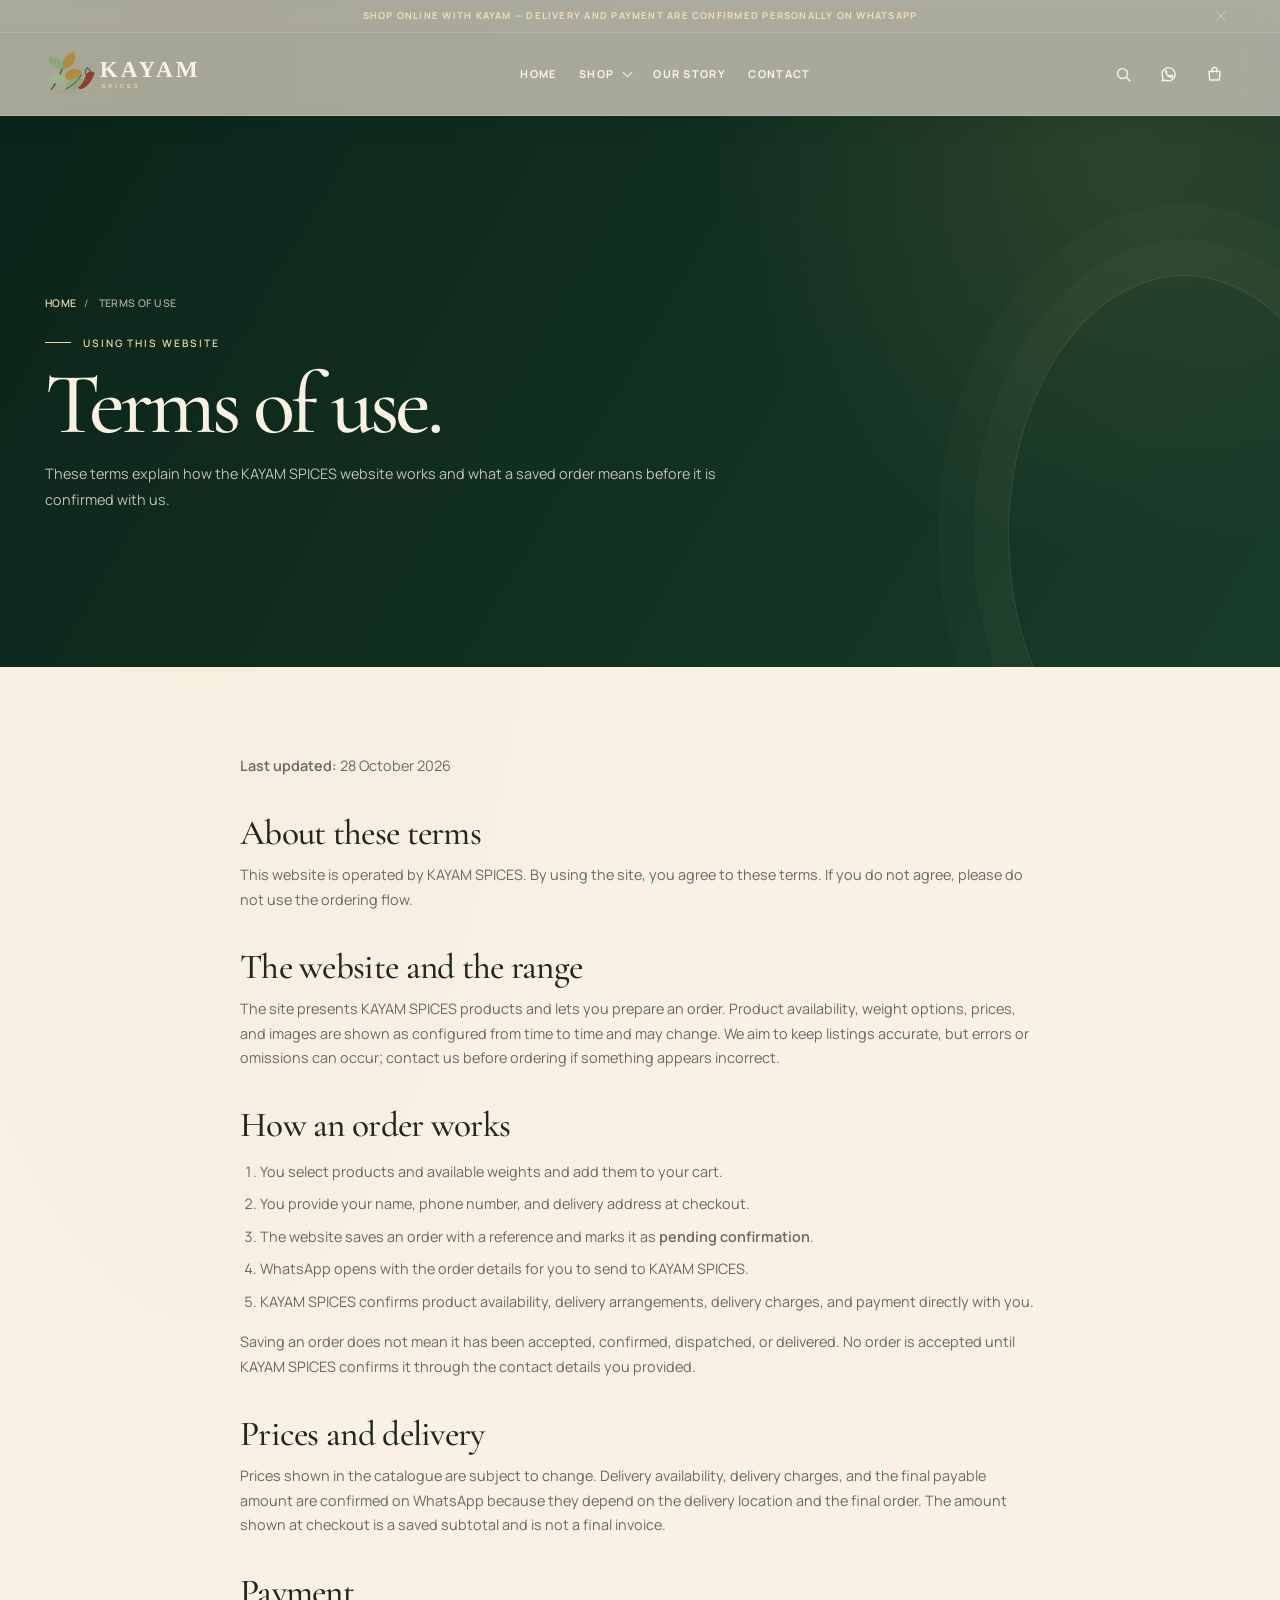
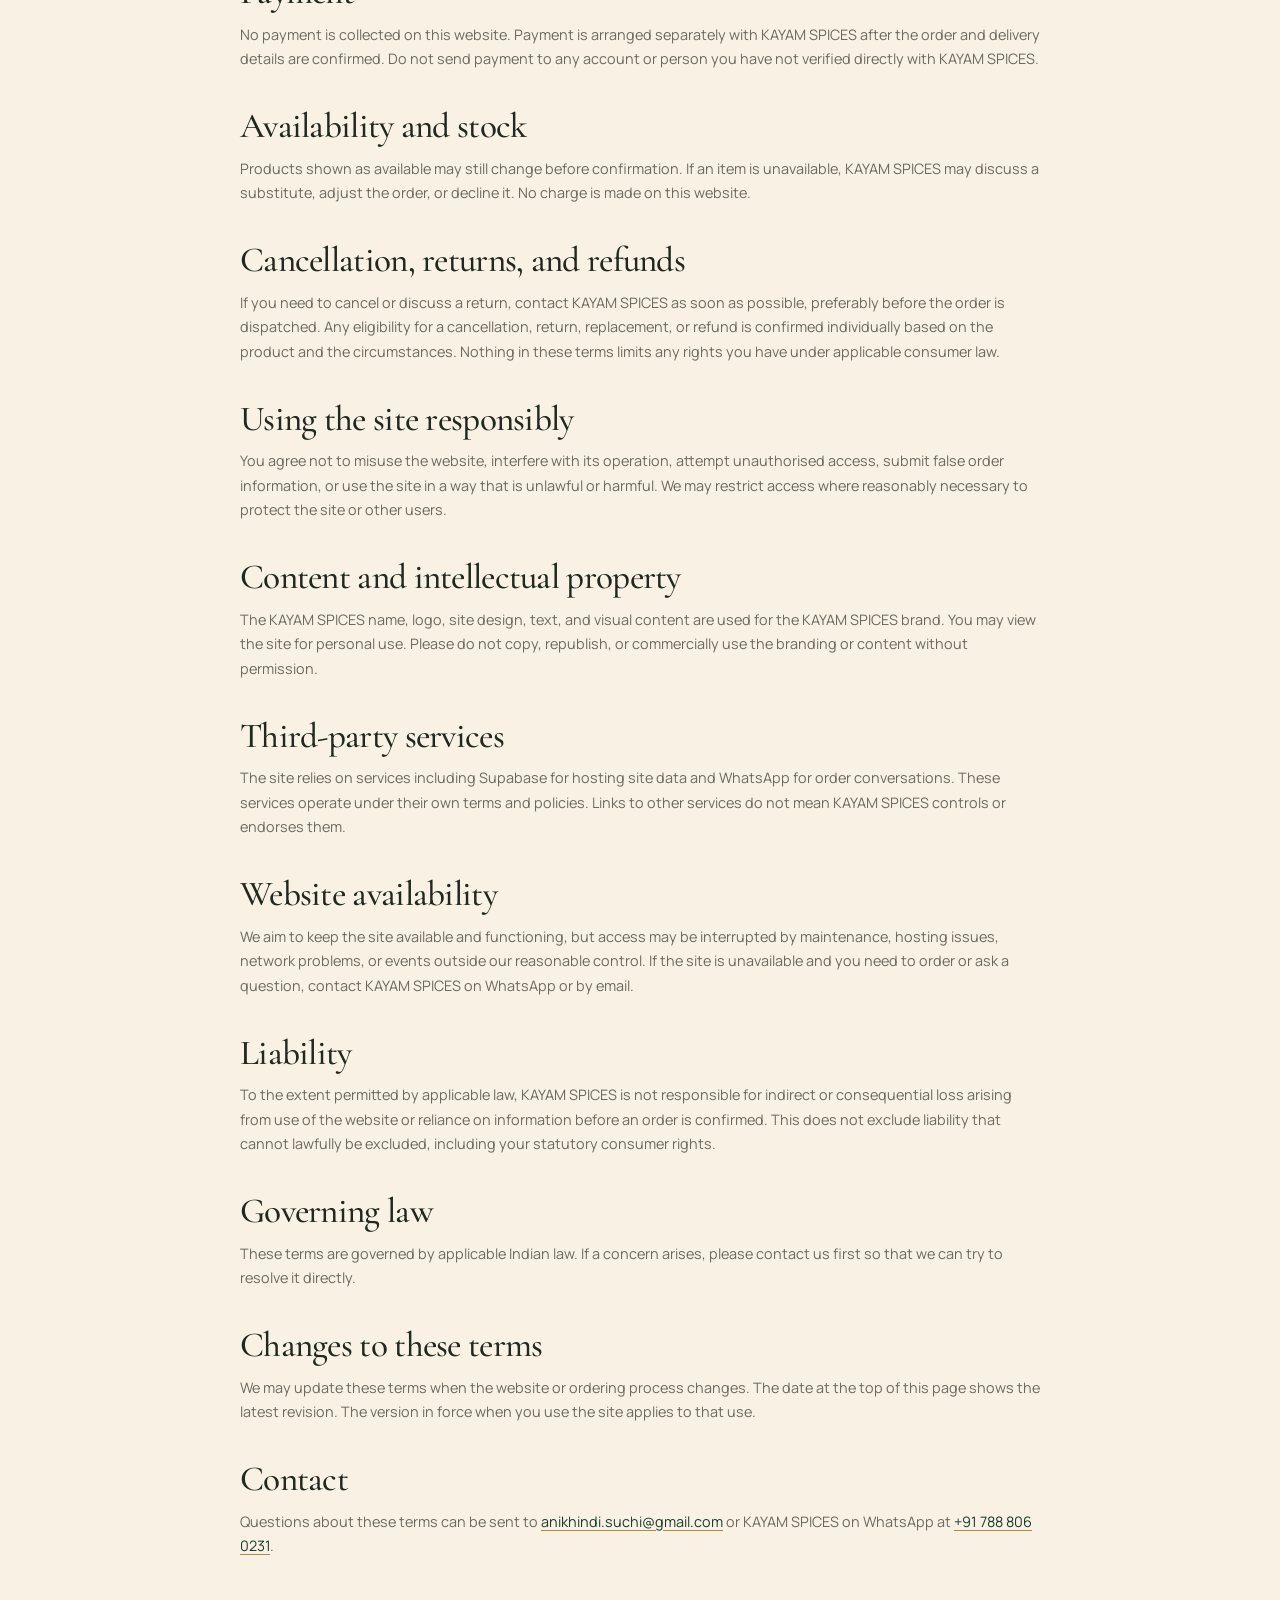
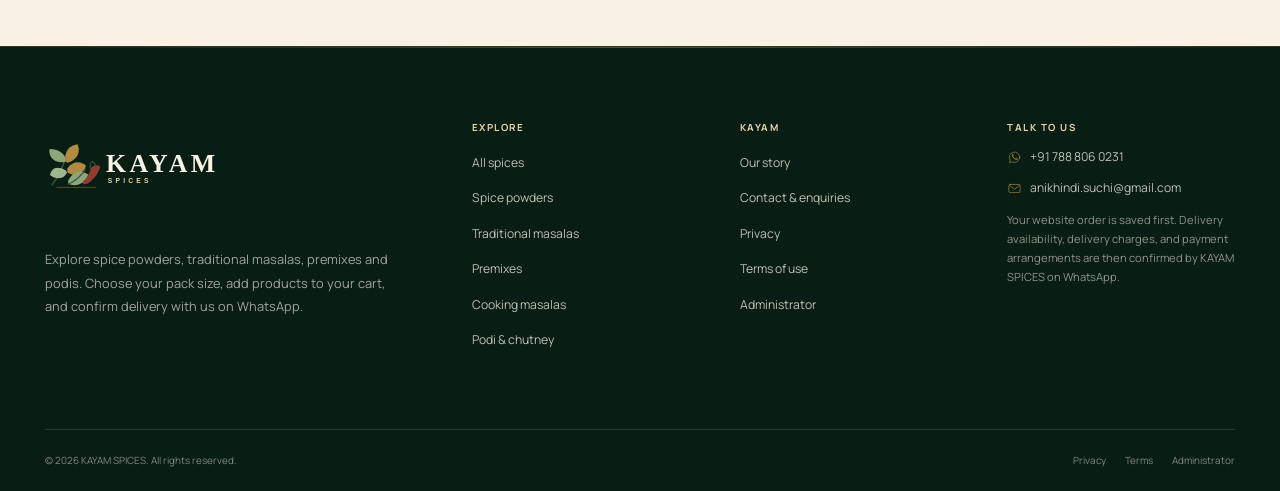
<file: terms.html>
<!DOCTYPE html>
<html lang="en">
<head>
  <meta charset="utf-8">
  <meta name="viewport" content="width=device-width, initial-scale=1">
  <title>Terms of Use | KAYAM SPICES</title>
  <meta name="description" content="Terms for using the KAYAM SPICES website and placing a saved order for WhatsApp confirmation.">
  <meta name="theme-color" content="#173D2C">
  <meta property="og:type" content="website">
  <meta property="og:site_name" content="KAYAM SPICES">
  <meta property="og:title" content="Terms of Use | KAYAM SPICES">
  <meta property="og:description" content="How website orders, delivery confirmation, and payment work at KAYAM SPICES.">
  <meta property="og:image" content="assets/images/hero-poster.jpg">
  <meta name="twitter:card" content="summary_large_image">
  <link rel="icon" type="image/png" href="assets/images/favicon.png">
  <link rel="apple-touch-icon" href="assets/images/apple-touch-icon.png">
  <link rel="stylesheet" href="assets/css/tokens.css">
  <link rel="stylesheet" href="assets/css/base.css">
  <link rel="stylesheet" href="assets/css/components.css">
  <link rel="stylesheet" href="assets/css/desktop.css">
  <link rel="stylesheet" href="assets/css/mobile.css">
  <script>document.documentElement.classList.add("js");</script>
</head>
<body data-page="terms">
  <a class="skip-link" href="#main-content">Skip to content</a>
  <div id="site-header"></div>
  <main id="main-content">
    <section class="page-hero">
      <div class="container page-hero__inner">
        <ol class="breadcrumbs breadcrumbs--light" aria-label="Breadcrumb">
          <li><a href="index.html">Home</a></li>
          <li aria-current="page">Terms of use</li>
        </ol>
        <div class="page-hero__copy">
          <p class="eyebrow">Using this website</p>
          <h1>Terms of use.</h1>
          <p>These terms explain how the KAYAM SPICES website works and what a saved order means before it is confirmed with us.</p>
        </div>
      </div>
    </section>

    <section class="section">
      <div class="container">
        <div class="prose">
          <p><strong>Last updated:</strong> 28 October 2026</p>

          <h2>About these terms</h2>
          <p>This website is operated by KAYAM SPICES. By using the site, you agree to these terms. If you do not agree, please do not use the ordering flow.</p>

          <h2>The website and the range</h2>
          <p>The site presents KAYAM SPICES products and lets you prepare an order. Product availability, weight options, prices, and images are shown as configured from time to time and may change. We aim to keep listings accurate, but errors or omissions can occur; contact us before ordering if something appears incorrect.</p>

          <h2>How an order works</h2>
          <ol>
            <li>You select products and available weights and add them to your cart.</li>
            <li>You provide your name, phone number, and delivery address at checkout.</li>
            <li>The website saves an order with a reference and marks it as <strong>pending confirmation</strong>.</li>
            <li>WhatsApp opens with the order details for you to send to KAYAM SPICES.</li>
            <li>KAYAM SPICES confirms product availability, delivery arrangements, delivery charges, and payment directly with you.</li>
          </ol>
          <p>Saving an order does not mean it has been accepted, confirmed, dispatched, or delivered. No order is accepted until KAYAM SPICES confirms it through the contact details you provided.</p>

          <h2>Prices and delivery</h2>
          <p>Prices shown in the catalogue are subject to change. Delivery availability, delivery charges, and the final payable amount are confirmed on WhatsApp because they depend on the delivery location and the final order. The amount shown at checkout is a saved subtotal and is not a final invoice.</p>

          <h2>Payment</h2>
          <p>No payment is collected on this website. Payment is arranged separately with KAYAM SPICES after the order and delivery details are confirmed. Do not send payment to any account or person you have not verified directly with KAYAM SPICES.</p>

          <h2>Availability and stock</h2>
          <p>Products shown as available may still change before confirmation. If an item is unavailable, KAYAM SPICES may discuss a substitute, adjust the order, or decline it. No charge is made on this website.</p>

          <h2>Cancellation, returns, and refunds</h2>
          <p>If you need to cancel or discuss a return, contact KAYAM SPICES as soon as possible, preferably before the order is dispatched. Any eligibility for a cancellation, return, replacement, or refund is confirmed individually based on the product and the circumstances. Nothing in these terms limits any rights you have under applicable consumer law.</p>

          <h2>Using the site responsibly</h2>
          <p>You agree not to misuse the website, interfere with its operation, attempt unauthorised access, submit false order information, or use the site in a way that is unlawful or harmful. We may restrict access where reasonably necessary to protect the site or other users.</p>

          <h2>Content and intellectual property</h2>
          <p>The KAYAM SPICES name, logo, site design, text, and visual content are used for the KAYAM SPICES brand. You may view the site for personal use. Please do not copy, republish, or commercially use the branding or content without permission.</p>

          <h2>Third-party services</h2>
          <p>The site relies on services including Supabase for hosting site data and WhatsApp for order conversations. These services operate under their own terms and policies. Links to other services do not mean KAYAM SPICES controls or endorses them.</p>

          <h2>Website availability</h2>
          <p>We aim to keep the site available and functioning, but access may be interrupted by maintenance, hosting issues, network problems, or events outside our reasonable control. If the site is unavailable and you need to order or ask a question, contact KAYAM SPICES on WhatsApp or by email.</p>

          <h2>Liability</h2>
          <p>To the extent permitted by applicable law, KAYAM SPICES is not responsible for indirect or consequential loss arising from use of the website or reliance on information before an order is confirmed. This does not exclude liability that cannot lawfully be excluded, including your statutory consumer rights.</p>

          <h2>Governing law</h2>
          <p>These terms are governed by applicable Indian law. If a concern arises, please contact us first so that we can try to resolve it directly.</p>

          <h2>Changes to these terms</h2>
          <p>We may update these terms when the website or ordering process changes. The date at the top of this page shows the latest revision. The version in force when you use the site applies to that use.</p>

          <h2>Contact</h2>
          <p>Questions about these terms can be sent to <a href="mailto:anikhindi.suchi@gmail.com">anikhindi.suchi@gmail.com</a> or KAYAM SPICES on WhatsApp at <a href="https://wa.me/917888060231" target="_blank" rel="noopener">+91 788 806 0231</a>.</p>
        </div>
      </div>
    </section>
  </main>
  <div id="site-footer"></div>
  <script defer src="assets/js/config.js"></script>
  <script defer src="assets/js/common.js"></script>
</body>
</html>
</file>
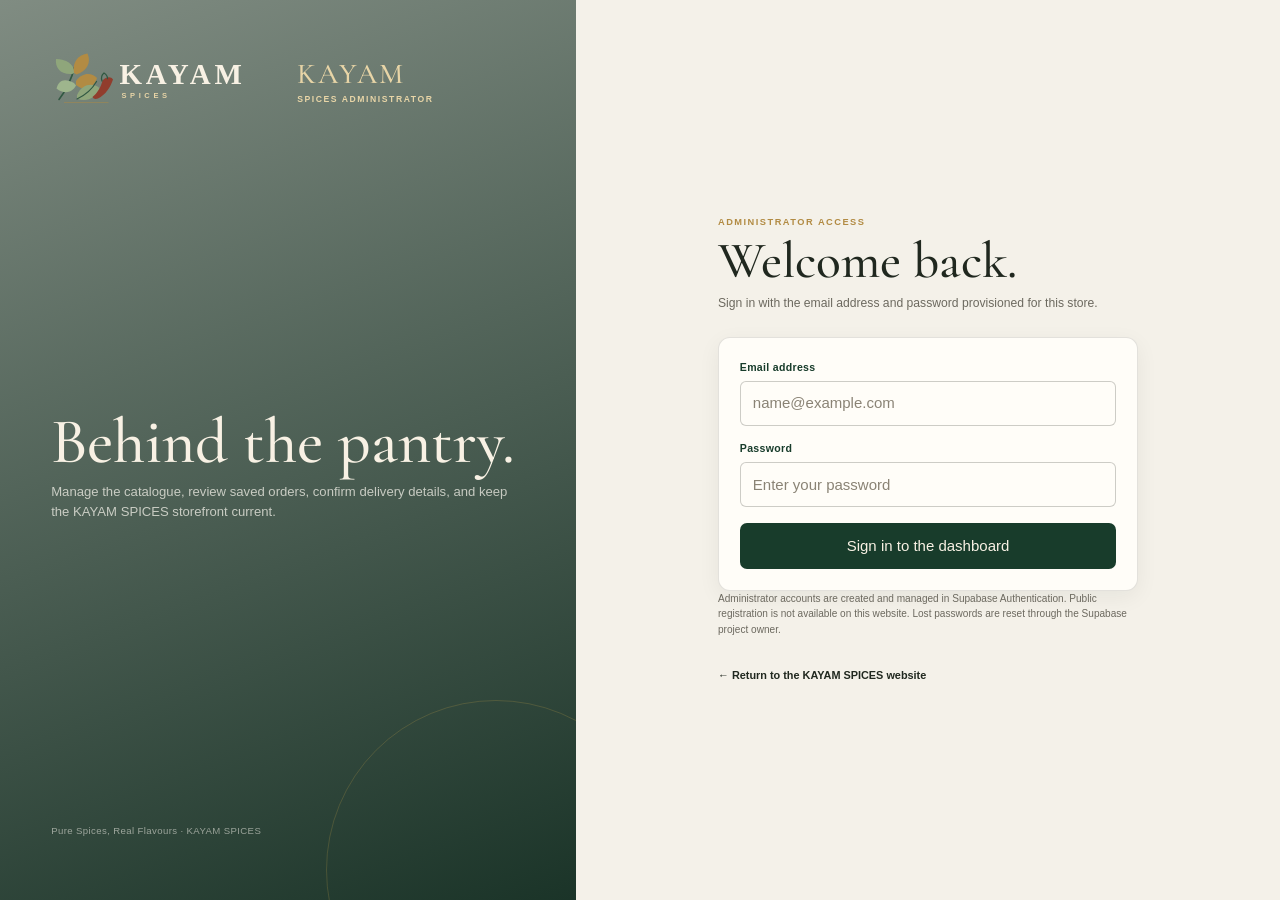
<file: admin/categories.html>
<!DOCTYPE html>
<html lang="en">
<head>
  <meta charset="utf-8">
  <meta name="viewport" content="width=device-width, initial-scale=1">
  <title>Categories | KAYAM SPICES Admin</title>
  <meta name="robots" content="noindex,nofollow">
  <meta name="theme-color" content="#173D2C">
  <link rel="icon" type="image/png" href="../assets/images/favicon.png">
  <link rel="stylesheet" href="../assets/css/tokens.css">
  <link rel="stylesheet" href="../assets/css/admin.css">
</head>
<body class="admin-body admin-booting" data-admin-page="categories">
  <div class="admin-boot" id="admin-boot">
    <div class="admin-boot__panel">
      <img src="../assets/images/kayam-logo-mark.jpg" alt="" width="68" height="74">
      <span class="admin-spinner" aria-hidden="true"></span>
      <strong>Opening your workspace</strong>
      <p>Checking administrator access…</p>
    </div>
  </div>
  <div class="admin-layout" id="admin-layout" hidden>
    <aside class="admin-sidebar" id="admin-sidebar"></aside>
    <div class="admin-workspace">
      <header class="admin-topbar" id="admin-topbar"></header>
      <main class="admin-main" id="admin-main">
        <header class="admin-page-head">
          <div class="admin-page-head__copy">
            <p class="admin-eyebrow">Catalogue</p>
            <h1>Categories.</h1>
            <p>Organise products into shoppable collections and control the order they appear on the storefront.</p>
          </div>
          <div class="admin-actions">
            <button class="admin-btn admin-btn--outline" type="button" id="categories-refresh">Refresh</button>
            <button class="admin-btn" type="button" id="category-add">Add category</button>
          </div>
        </header>

        <div id="categories-error"></div>
        <section class="admin-card" aria-labelledby="categories-list-title">
          <div class="admin-card__head">
            <div>
              <h2 id="categories-list-title">Collections</h2>
              <p>Deactivating a category hides it from the public catalogue but keeps its products.</p>
            </div>
          </div>
          <div id="categories-list">
            <div class="admin-loading">Loading categories…</div>
          </div>
        </section>
      </main>
    </div>
  </div>
  <button class="admin-scrim" type="button" aria-label="Close admin navigation"></button>

  <dialog class="admin-dialog" id="category-dialog" aria-labelledby="category-dialog-title">
    <div class="admin-dialog__head">
      <div>
        <h2 id="category-dialog-title">Add category</h2>
        <p id="category-dialog-subtitle">Create a collection for the storefront.</p>
      </div>
      <button class="admin-dialog__close" type="button" data-close-category aria-label="Close category form"></button>
    </div>
    <div class="admin-dialog__body">
      <div id="category-form-status"></div>
      <form id="category-form" novalidate>
        <div class="admin-form-grid">
          <div class="admin-field">
            <label for="category-name">Name</label>
            <input class="admin-input" id="category-name" name="name" type="text" maxlength="120" autocomplete="off" required>
          </div>
          <div class="admin-field">
            <label for="category-slug">URL slug</label>
            <input class="admin-input" id="category-slug" name="slug" type="text" maxlength="100" autocomplete="off" pattern="[a-z0-9]+(?:-[a-z0-9]+)*" required>
            <p class="admin-field__hint">Lowercase words separated by hyphens. <button class="admin-link" type="button" id="category-slug-generate" style="font-size:inherit;">Use the name</button></p>
          </div>
          <div class="admin-field admin-field--full">
            <label for="category-description">Description</label>
            <textarea class="admin-textarea" id="category-description" name="description" maxlength="1000" rows="3"></textarea>
            <p class="admin-field__hint">Optional short context for the collection. Product tiles may reference this later without editing every product.</p>
          </div>
          <div class="admin-field">
            <label for="category-order">Display order</label>
            <input class="admin-input" id="category-order" name="display_order" type="number" min="0" max="9999" step="1" value="0" inputmode="numeric">
          </div>
          <div class="admin-field" style="align-self:end;">
            <label class="admin-check"><input id="category-active" name="is_active" type="checkbox" checked> Show this category on the storefront</label>
          </div>
        </div>
        <div class="admin-form-actions">
          <button class="admin-btn" type="submit" id="category-save">Save category</button>
          <button class="admin-btn admin-btn--outline" type="button" data-close-category>Cancel</button>
        </div>
      </form>
    </div>
  </dialog>

  <div class="admin-toast-stack" aria-live="polite"></div>
  <noscript><p style="padding: 2rem;">Administrator tools require JavaScript.</p></noscript>
  <script defer src="../assets/js/config.js"></script>
  <script defer src="../assets/vendor/supabase.js"></script>
  <script defer src="../assets/js/supabase-client.js"></script>
  <script defer src="../assets/js/admin.js"></script>
  <script defer src="../assets/js/admin-categories.js"></script>
</body>
</html>
</file>
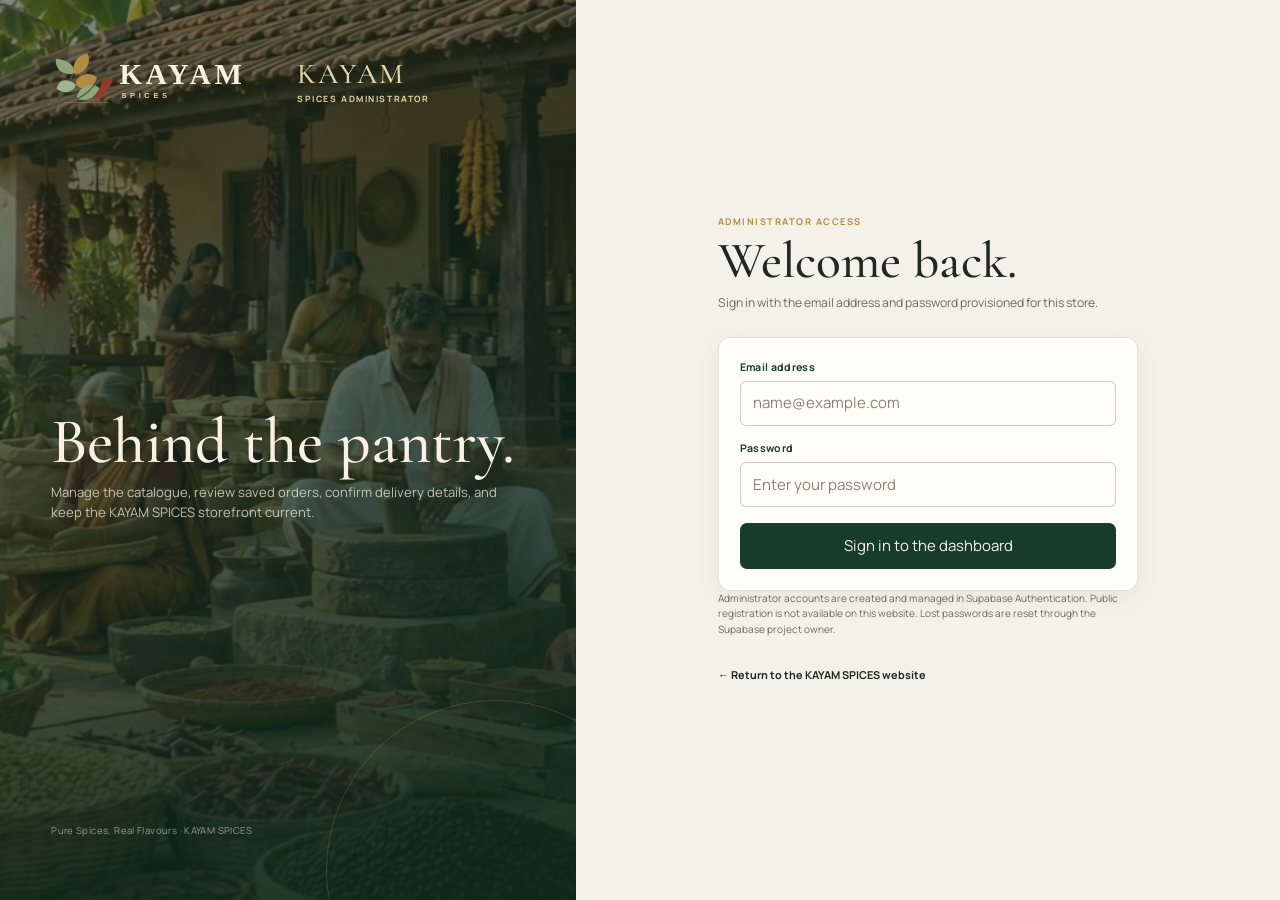
<file: admin/login.html>
<!DOCTYPE html>
<html lang="en">
<head>
  <meta charset="utf-8">
  <meta name="viewport" content="width=device-width, initial-scale=1">
  <title>Administrator Login | KAYAM SPICES</title>
  <meta name="robots" content="noindex,nofollow">
  <meta name="theme-color" content="#0D281C">
  <link rel="icon" type="image/png" href="../assets/images/favicon.png">
  <link rel="apple-touch-icon" href="../assets/images/apple-touch-icon.png">
  <link rel="stylesheet" href="../assets/css/tokens.css">
  <link rel="stylesheet" href="../assets/css/admin.css">
</head>
<body class="admin-login-body" data-admin-page="login">
  <main class="admin-login">
    <section class="admin-login__visual" aria-label="KAYAM SPICES administrator">
      <a class="admin-login__brand" href="../index.html">
        <img src="../assets/images/kayam-wordmark-light.svg" alt="" width="460" height="118">
        <span><strong>KAYAM</strong><span>Spices administrator</span></span>
      </a>
      <div class="admin-login__message">
        <h1>Behind the pantry.</h1>
        <p>Manage the catalogue, review saved orders, confirm delivery details, and keep the KAYAM SPICES storefront current.</p>
      </div>
      <p class="admin-login__foot">Pure Spices, Real Flavours · KAYAM SPICES</p>
    </section>
    <section class="admin-login__panel">
      <div class="admin-login__form-wrap">
        <p class="admin-login__eyebrow">Administrator access</p>
        <h2>Welcome back.</h2>
        <p class="admin-login__intro">Sign in with the email address and password provisioned for this store.</p>

        <div class="admin-alert admin-alert--error" id="login-error" role="alert" hidden></div>
        <div class="admin-login__config-note" id="login-config-note" hidden>
          The store database is not connected yet. Add the Supabase project URL and public anon key to <strong>assets/js/config.js</strong>, then reload this page. Database setup steps are in <strong>README.md</strong>.
        </div>

        <form class="admin-login__form" id="admin-login-form" novalidate>
          <div class="admin-field">
            <label for="admin-email">Email address</label>
            <input class="admin-input" id="admin-email" name="email" type="email" autocomplete="username" inputmode="email" spellcheck="false" required placeholder="name@example.com">
          </div>
          <div class="admin-field">
            <label for="admin-password">Password</label>
            <input class="admin-input" id="admin-password" name="password" type="password" autocomplete="current-password" required placeholder="Enter your password">
          </div>
          <button class="admin-btn admin-btn--block" type="submit" id="admin-login-button">Sign in to the dashboard</button>
        </form>

        <p class="admin-login__note">Administrator accounts are created and managed in Supabase Authentication. Public registration is not available on this website. Lost passwords are reset through the Supabase project owner.</p>
        <a class="admin-login__back" href="../index.html">← Return to the KAYAM SPICES website</a>
      </div>
    </section>
  </main>
  <script defer src="../assets/js/config.js"></script>
  <script defer src="../assets/vendor/supabase.js"></script>
  <script defer src="../assets/js/supabase-client.js"></script>
  <script defer src="../assets/js/admin.js"></script>
  <script defer src="../assets/js/admin-login.js"></script>
</body>
</html>
</file>
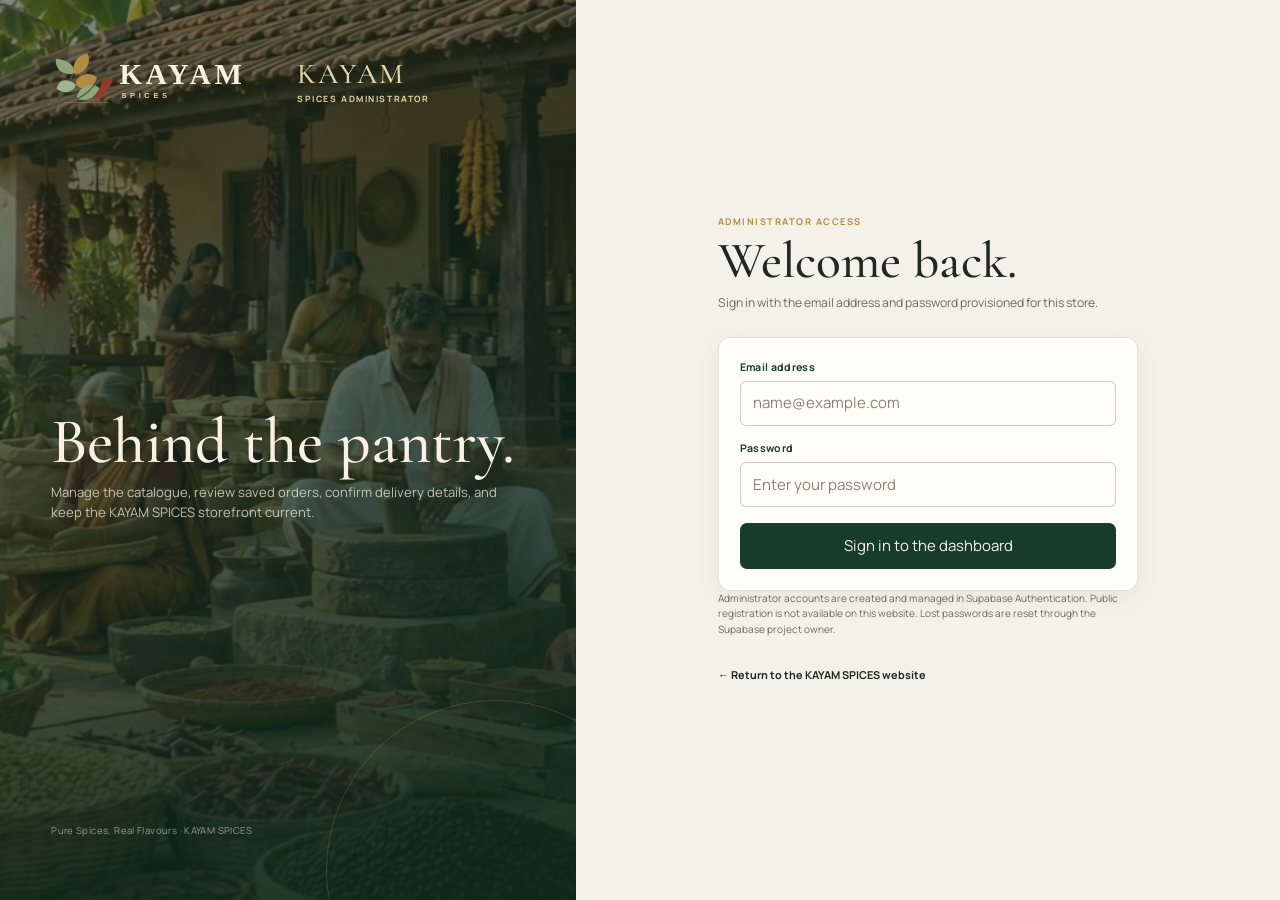
<file: admin/orders.html>
<!DOCTYPE html>
<html lang="en">
<head>
  <meta charset="utf-8">
  <meta name="viewport" content="width=device-width, initial-scale=1">
  <title>Orders | KAYAM SPICES Admin</title>
  <meta name="robots" content="noindex,nofollow">
  <meta name="theme-color" content="#173D2C">
  <link rel="icon" type="image/png" href="../assets/images/favicon.png">
  <link rel="stylesheet" href="../assets/css/tokens.css">
  <link rel="stylesheet" href="../assets/css/admin.css">
</head>
<body class="admin-body admin-booting" data-admin-page="orders">
  <div class="admin-boot" id="admin-boot">
    <div class="admin-boot__panel">
      <img src="../assets/images/kayam-logo-mark.jpg" alt="" width="68" height="74">
      <span class="admin-spinner" aria-hidden="true"></span>
      <strong>Opening your workspace</strong>
      <p>Checking administrator access…</p>
    </div>
  </div>
  <div class="admin-layout" id="admin-layout" hidden>
    <aside class="admin-sidebar" id="admin-sidebar"></aside>
    <div class="admin-workspace">
      <header class="admin-topbar" id="admin-topbar"></header>
      <main class="admin-main" id="admin-main">
        <header class="admin-page-head">
          <div class="admin-page-head__copy">
            <p class="admin-eyebrow">Order management</p>
            <h1>Orders.</h1>
            <p>Review saved orders, set delivery charges, and move each order through confirmation.</p>
          </div>
          <div class="admin-actions">
            <button class="admin-btn admin-btn--outline" type="button" id="orders-refresh">Refresh</button>
          </div>
        </header>

        <div id="orders-error"></div>
        <form class="admin-filters" id="orders-filters" role="search">
          <div class="admin-filters__search">
            <svg viewBox="0 0 24 24" fill="none" stroke="currentColor" stroke-linecap="round" aria-hidden="true"><circle cx="10.8" cy="10.8" r="6.3"/><path d="m16 16 4.2 4.2"/></svg>
            <label class="sr-only" for="orders-search">Search orders</label>
            <input class="admin-input" id="orders-search" name="search" type="search" placeholder="Reference, customer name, or phone">
          </div>
          <div>
            <label class="sr-only" for="orders-status">Filter by status</label>
            <select class="admin-select" id="orders-status" name="status">
              <option value="">All statuses</option>
              <option value="pending_confirmation">Pending confirmation</option>
              <option value="confirmed">Confirmed</option>
              <option value="processing">Processing</option>
              <option value="dispatched">Dispatched</option>
              <option value="delivered">Delivered</option>
              <option value="cancelled">Cancelled</option>
            </select>
          </div>
          <button class="admin-btn" type="submit">Apply</button>
        </form>

        <section class="admin-card" aria-labelledby="orders-list-title">
          <div class="admin-card__head">
            <div>
              <h2 id="orders-list-title">Saved orders</h2>
              <p id="orders-summary">Loading orders…</p>
            </div>
          </div>
          <div id="orders-list">
            <div class="admin-loading">Loading orders…</div>
          </div>
          <div class="admin-pagination" id="orders-pagination" hidden></div>
        </section>
      </main>
    </div>
  </div>

  <dialog class="admin-dialog" id="order-dialog" aria-labelledby="order-dialog-title">
    <div class="admin-dialog__head">
      <div>
        <h2 id="order-dialog-title">Order details</h2>
        <p id="order-dialog-subtitle">Loading saved order…</p>
      </div>
      <button class="admin-dialog__close" type="button" data-close-order aria-label="Close order details">
        <svg viewBox="0 0 24 24" fill="none" stroke="currentColor" stroke-linecap="round"><path d="m6 6 12 12M18 6 6 18"/></svg>
      </button>
    </div>
    <div class="admin-dialog__body" id="order-dialog-body">
      <div class="admin-loading">Loading saved order…</div>
    </div>
  </dialog>

  <button class="admin-scrim" type="button" aria-label="Close admin navigation"></button>
  <div class="admin-toast-stack" aria-live="polite"></div>
  <noscript><p style="padding: 2rem;">Administrator tools require JavaScript.</p></noscript>
  <script defer src="../assets/js/config.js"></script>
  <script defer src="../assets/vendor/supabase.js"></script>
  <script defer src="../assets/js/supabase-client.js"></script>
  <script defer src="../assets/js/admin.js"></script>
  <script defer src="../assets/js/admin-orders.js"></script>
</body>
</html>
</file>
<file: assets/css/tokens.css>
@font-face {
  font-family: "Cormorant Garamond";
  src: url("../fonts/cormorant-garamond-latin-400-normal.woff2") format("woff2");
  font-weight: 400;
  font-style: normal;
  font-display: swap;
}

@font-face {
  font-family: "Cormorant Garamond";
  src: url("../fonts/cormorant-garamond-latin-500-normal.woff2") format("woff2");
  font-weight: 500;
  font-style: normal;
  font-display: swap;
}

@font-face {
  font-family: "Cormorant Garamond";
  src: url("../fonts/cormorant-garamond-latin-600-normal.woff2") format("woff2");
  font-weight: 600;
  font-style: normal;
  font-display: swap;
}

@font-face {
  font-family: "Cormorant Garamond";
  src: url("../fonts/cormorant-garamond-latin-400-italic.woff2") format("woff2");
  font-weight: 400;
  font-style: italic;
  font-display: swap;
}

@font-face {
  font-family: "Manrope";
  src: url("../fonts/manrope-latin-400-normal.woff2") format("woff2");
  font-weight: 400;
  font-style: normal;
  font-display: swap;
}

@font-face {
  font-family: "Manrope";
  src: url("../fonts/manrope-latin-500-normal.woff2") format("woff2");
  font-weight: 500;
  font-style: normal;
  font-display: swap;
}

@font-face {
  font-family: "Manrope";
  src: url("../fonts/manrope-latin-600-normal.woff2") format("woff2");
  font-weight: 600;
  font-style: normal;
  font-display: swap;
}

@font-face {
  font-family: "Manrope";
  src: url("../fonts/manrope-latin-700-normal.woff2") format("woff2");
  font-weight: 700;
  font-style: normal;
  font-display: swap;
}

:root {
  --forest: #183c2b;
  --forest-deep: #0b2419;
  --forest-soft: #315842;
  --charcoal: #29231d;
  --gold: #b28b43;
  --gold-bright: #d8b767;
  --gold-soft: #e8d5a7;
  --ivory: #f8f1e4;
  --ivory-deep: #e9decb;
  --ivory-warm: #f1e8d9;
  --spice-red: #913d2d;
  --spice-red-dark: #702b20;
  --muted: #6c695f;
  --muted-light: #8a8375;
  --white: #fffdf8;
  --ink: #20281f;
  --line: rgba(42, 39, 31, 0.13);
  --line-strong: rgba(42, 39, 31, 0.23);
  --line-light: rgba(248, 241, 228, 0.2);
  --gold-line: rgba(178, 139, 67, 0.45);
  --danger-bg: #f7e7e1;
  --success-bg: #e7f0e8;
  --success: #2d6245;
  --warning-bg: #f7efd9;
  --warning: #765916;
  --font-display: "Cormorant Garamond", "Palatino Linotype", Palatino, Georgia, serif;
  --font-sans: "Manrope", "Segoe UI", Tahoma, sans-serif;
  --container: 1420px;
  --container-wide: 1740px;
  --gutter: clamp(1rem, 3.5vw, 4rem);
  --section-space: clamp(4rem, 7.5vw, 7.75rem);
  --header-height: 78px;
  --radius-xs: 2px;
  --radius-sm: 4px;
  --radius-md: 8px;
  --radius-lg: 14px;
  --radius-pill: 999px;
  --shadow-sm: 0 6px 22px rgba(19, 39, 27, 0.06);
  --shadow-md: 0 16px 45px rgba(19, 39, 27, 0.1);
  --shadow-lg: 0 28px 78px rgba(11, 36, 25, 0.2);
  --ease: cubic-bezier(0.22, 1, 0.36, 1);
  --ease-soft: cubic-bezier(0.4, 0, 0.2, 1);
  --duration: 240ms;
  --duration-slow: 650ms;
  --z-header: 60;
  --z-drawer: 100;
  --z-modal: 120;
  --z-toast: 160;
  --z-skip: 200;
}
</file>
<file: assets/css/admin.css>
*,
*::before,
*::after {
  box-sizing: border-box;
}

html {
  -webkit-text-size-adjust: 100%;
  text-size-adjust: 100%;
}

body.admin-body,
body.admin-login-body {
  min-height: 100vh;
  margin: 0;
  background: #f4f1e9;
  color: var(--ink);
  font-family: var(--font-sans);
  font-size: 15px;
  line-height: 1.55;
  -webkit-font-smoothing: antialiased;
}

body.admin-body.is-locked,
body.admin-login-body.is-locked {
  overflow: hidden;
}

body.admin-booting {
  overflow: hidden;
}

[hidden] {
  display: none !important;
}

.admin-body h1,
.admin-body h2,
.admin-body h3,
.admin-body h4,
.admin-login-body h1,
.admin-login-body h2,
.admin-login-body h3,
.admin-login-body p {
  margin-top: 0;
}

.admin-body a,
.admin-login-body a {
  color: inherit;
  text-decoration: none;
}

.admin-body img,
.admin-login-body img {
  display: block;
  max-width: 100%;
}

.admin-body button,
.admin-body input,
.admin-body select,
.admin-body textarea,
.admin-login-body button,
.admin-login-body input {
  font: inherit;
}

.admin-body button,
.admin-login-body button {
  cursor: pointer;
}

.sr-only {
  position: absolute;
  width: 1px;
  height: 1px;
  padding: 0;
  margin: -1px;
  overflow: hidden;
  clip: rect(0, 0, 0, 0);
  white-space: nowrap;
  border: 0;
}

.skip-link {
  position: fixed;
  z-index: 300;
  top: 0.5rem;
  left: 0.5rem;
  padding: 0.7rem 1rem;
  border-radius: 6px;
  background: var(--white);
  color: var(--forest);
  font-weight: 700;
  transform: translateY(-150%);
}

.skip-link:focus {
  transform: translateY(0);
}

:focus-visible {
  outline: 2px solid var(--gold);
  outline-offset: 3px;
}

.admin-boot {
  position: fixed;
  z-index: 250;
  inset: 0;
  display: grid;
  place-items: center;
  padding: 1.5rem;
  background:
    radial-gradient(circle at 20% 15%, rgba(201, 163, 74, 0.14), transparent 32%),
    var(--forest-deep);
  color: var(--ivory);
}

.admin-boot__panel {
  display: grid;
  justify-items: center;
  gap: 1rem;
  max-width: 390px;
  text-align: center;
}

.admin-boot__panel img {
  width: 68px;
  height: auto;
  border-radius: 50%;
  box-shadow: var(--shadow-md);
}

.admin-boot__panel p {
  margin: 0;
  color: rgba(250, 246, 238, 0.72);
  font-size: 0.78rem;
}

.admin-boot__panel strong {
  font-family: var(--font-display);
  font-size: 1.8rem;
  font-weight: 500;
}

.admin-spinner {
  width: 28px;
  height: 28px;
  border: 2px solid rgba(250, 246, 238, 0.24);
  border-top-color: var(--gold-bright);
  border-radius: 50%;
  animation: admin-spin 700ms linear infinite;
}

@keyframes admin-spin {
  to {
    transform: rotate(360deg);
  }
}

.admin-layout {
  display: grid;
  min-height: 100vh;
  grid-template-columns: 264px minmax(0, 1fr);
}

.admin-sidebar {
  position: sticky;
  z-index: 80;
  top: 0;
  display: flex;
  height: 100vh;
  flex-direction: column;
  padding: 1.4rem 1rem 1rem;
  overflow-y: auto;
  background:
    radial-gradient(circle at 10% 0, rgba(201, 163, 74, 0.12), transparent 32%),
    var(--forest-deep);
  color: var(--ivory);
}

.admin-sidebar__brand {
  display: flex;
  align-items: center;
  gap: 0.75rem;
  padding: 0.3rem 0.6rem 1.5rem;
}

.admin-sidebar__brand img {
  width: 44px;
  height: 48px;
  border-radius: 50%;
  object-fit: cover;
}

.admin-sidebar__brand strong {
  display: block;
  font-family: var(--font-display);
  font-size: 1.5rem;
  font-weight: 500;
  letter-spacing: 0.08em;
  line-height: 1;
}

.admin-sidebar__brand span {
  display: block;
  margin-top: 0.3rem;
  color: var(--gold-soft);
  font-size: 0.54rem;
  font-weight: 700;
  letter-spacing: 0.18em;
  text-transform: uppercase;
}

.admin-nav {
  display: grid;
  gap: 0.25rem;
}

.admin-nav a,
.admin-nav button {
  display: flex;
  width: 100%;
  align-items: center;
  gap: 0.7rem;
  padding: 0.75rem 0.8rem;
  border: 0;
  border-radius: 8px;
  background: transparent;
  color: rgba(250, 246, 238, 0.72);
  font-size: 0.75rem;
  font-weight: 600;
  text-align: left;
  transition:
    background var(--duration) var(--ease-soft),
    color var(--duration) var(--ease-soft);
}

.admin-nav a svg,
.admin-nav button svg {
  width: 17px;
  height: 17px;
  flex: 0 0 auto;
  opacity: 0.8;
  stroke-width: 1.6;
}

.admin-nav a:hover,
.admin-nav button:hover {
  background: rgba(250, 246, 238, 0.08);
  color: var(--ivory);
}

.admin-nav a[aria-current="page"] {
  background: rgba(201, 163, 74, 0.16);
  color: var(--gold-bright);
}

.admin-nav__label {
  margin: 1.3rem 0.8rem 0.4rem;
  color: rgba(250, 246, 238, 0.4);
  font-size: 0.54rem;
  font-weight: 700;
  letter-spacing: 0.16em;
  text-transform: uppercase;
}

.admin-sidebar__foot {
  display: grid;
  gap: 0.35rem;
  margin-top: auto;
  padding-top: 1.2rem;
  border-top: 1px solid var(--line-light);
}

.admin-workspace {
  min-width: 0;
}

.admin-topbar {
  position: sticky;
  z-index: 50;
  top: 0;
  display: flex;
  min-height: 70px;
  align-items: center;
  justify-content: space-between;
  gap: 1rem;
  padding: 0.75rem clamp(1rem, 3vw, 2.4rem);
  border-bottom: 1px solid var(--line);
  background: rgba(244, 241, 233, 0.94);
  backdrop-filter: blur(14px);
}

.admin-topbar__left {
  display: flex;
  align-items: center;
  gap: 0.8rem;
}

.admin-topbar__eyebrow {
  margin: 0;
  color: var(--muted);
  font-size: 0.6rem;
  font-weight: 700;
  letter-spacing: 0.13em;
  text-transform: uppercase;
}

.admin-topbar__eyebrow strong {
  color: var(--forest);
}

.admin-user {
  display: flex;
  align-items: center;
  gap: 0.8rem;
  text-align: right;
}

.admin-user__details {
  display: grid;
  gap: 0.05rem;
}

.admin-user__name {
  margin: 0;
  color: var(--forest);
  font-size: 0.72rem;
  font-weight: 700;
}

.admin-user__email {
  margin: 0;
  color: var(--muted);
  font-size: 0.6rem;
}

.admin-user__avatar {
  display: grid;
  width: 36px;
  height: 36px;
  place-items: center;
  border: 1px solid var(--gold-line);
  border-radius: 50%;
  background: var(--forest);
  color: var(--gold-soft);
  font-family: var(--font-display);
  font-size: 1.15rem;
  text-transform: uppercase;
}

.admin-menu-button {
  display: none;
  width: 38px;
  height: 38px;
  place-items: center;
  border: 1px solid var(--line);
  border-radius: 8px;
  background: var(--white);
  color: var(--forest);
}

.admin-menu-button svg {
  width: 20px;
  height: 20px;
}

.admin-main {
  width: 100%;
  max-width: 1600px;
  margin-inline: auto;
  padding: clamp(1.25rem, 3vw, 2.5rem);
}

.admin-page-head {
  display: flex;
  flex-wrap: wrap;
  align-items: flex-end;
  justify-content: space-between;
  gap: 1rem 2rem;
  margin-bottom: 1.5rem;
}

.admin-page-head__copy {
  max-width: 680px;
}

.admin-eyebrow {
  margin-bottom: 0.35rem;
  color: var(--gold);
  font-size: 0.6rem;
  font-weight: 700;
  letter-spacing: 0.16em;
  text-transform: uppercase;
}

.admin-page-head h1 {
  margin-bottom: 0.35rem;
  font-family: var(--font-display);
  font-size: clamp(2.4rem, 5vw, 3.5rem);
  font-weight: 500;
  line-height: 0.98;
}

.admin-page-head p {
  margin: 0;
  color: var(--muted);
  font-size: 0.8rem;
}

.admin-actions {
  display: flex;
  flex-wrap: wrap;
  gap: 0.6rem;
  align-items: center;
}

.admin-btn {
  display: inline-flex;
  min-height: 42px;
  align-items: center;
  justify-content: center;
  gap: 0.45rem;
  padding: 0.65rem 1rem;
  border: 1px solid transparent;
  border-radius: 7px;
  background: var(--forest);
  color: var(--ivory);
  font-size: 0.72rem;
  font-weight: 700;
  line-height: 1.2;
  text-align: center;
  transition:
    background var(--duration) var(--ease-soft),
    border-color var(--duration) var(--ease-soft),
    color var(--duration) var(--ease-soft),
    opacity var(--duration) var(--ease-soft);
}

.admin-btn:hover {
  background: var(--forest-deep);
}

.admin-btn svg {
  width: 16px;
  height: 16px;
  flex: 0 0 auto;
}

.admin-btn--outline {
  border-color: var(--line-strong);
  background: var(--white);
  color: var(--forest);
}

.admin-btn--outline:hover {
  border-color: var(--forest);
  background: var(--ivory);
}

.admin-btn--gold {
  background: var(--gold);
  color: var(--forest-deep);
}

.admin-btn--gold:hover {
  background: var(--gold-bright);
}

.admin-btn--danger {
  border-color: rgba(168, 50, 37, 0.22);
  background: var(--danger-bg);
  color: var(--spice-red-dark);
}

.admin-btn--danger:hover {
  background: var(--spice-red);
  color: var(--white);
}

.admin-btn--small {
  min-height: 34px;
  padding: 0.4rem 0.65rem;
  font-size: 0.64rem;
}

.admin-btn--block {
  width: 100%;
}

.admin-btn:disabled {
  cursor: not-allowed;
  opacity: 0.55;
}

.admin-link {
  color: var(--forest);
  font-size: 0.72rem;
  font-weight: 700;
  text-decoration: underline;
  text-decoration-color: var(--gold);
  text-underline-offset: 3px;
}

.admin-link--danger {
  color: var(--spice-red-dark);
}

.admin-alert {
  display: flex;
  gap: 0.65rem;
  align-items: flex-start;
  margin-bottom: 1rem;
  padding: 0.8rem 0.9rem;
  border: 1px solid var(--line);
  border-radius: 8px;
  background: var(--ivory-warm);
  color: var(--muted);
  font-size: 0.74rem;
  line-height: 1.5;
}

.admin-alert svg {
  width: 17px;
  height: 17px;
  flex: 0 0 auto;
  margin-top: 0.1rem;
}

.admin-alert--error {
  border-color: rgba(168, 50, 37, 0.18);
  background: var(--danger-bg);
  color: var(--spice-red-dark);
}

.admin-alert--success {
  border-color: rgba(45, 98, 69, 0.18);
  background: var(--success-bg);
  color: var(--success);
}

.admin-alert--warning {
  border-color: rgba(123, 90, 19, 0.18);
  background: var(--warning-bg);
  color: var(--warning);
}

.admin-alert__title {
  display: block;
  margin-bottom: 0.1rem;
  font-weight: 700;
}

.admin-card {
  min-width: 0;
  padding: clamp(1rem, 2.4vw, 1.4rem);
  border: 1px solid var(--line);
  border-radius: 12px;
  background: var(--white);
  box-shadow: 0 8px 28px rgba(23, 38, 29, 0.04);
}

.admin-card__head {
  display: flex;
  flex-wrap: wrap;
  align-items: flex-start;
  justify-content: space-between;
  gap: 0.7rem;
  margin-bottom: 1rem;
}

.admin-card__head h2,
.admin-card__head h3 {
  margin: 0;
  font-family: var(--font-display);
  font-size: 1.6rem;
  font-weight: 500;
  line-height: 1.05;
}

.admin-card__head p {
  margin: 0.15rem 0 0;
  color: var(--muted);
  font-size: 0.68rem;
}

.admin-grid-2 {
  display: grid;
  gap: 1rem;
  grid-template-columns: repeat(2, minmax(0, 1fr));
}

.admin-grid-3 {
  display: grid;
  gap: 1rem;
  grid-template-columns: repeat(3, minmax(0, 1fr));
}

.admin-metrics {
  display: grid;
  gap: 0.85rem;
  grid-template-columns: repeat(4, minmax(0, 1fr));
  margin-bottom: 1rem;
}

.admin-metric {
  position: relative;
  overflow: hidden;
  padding: 1.05rem 1.1rem;
  border: 1px solid var(--line);
  border-radius: 10px;
  background: var(--white);
}

.admin-metric::after {
  position: absolute;
  top: -26px;
  right: -26px;
  width: 80px;
  height: 80px;
  border: 1px solid var(--gold-line);
  border-radius: 50%;
  content: "";
  opacity: 0.5;
}

.admin-metric__label {
  margin: 0 0 0.45rem;
  color: var(--muted);
  font-size: 0.61rem;
  font-weight: 700;
  letter-spacing: 0.1em;
  text-transform: uppercase;
}

.admin-metric__value {
  margin: 0;
  color: var(--forest);
  font-family: var(--font-display);
  font-size: clamp(2rem, 4vw, 2.8rem);
  font-weight: 500;
  line-height: 0.9;
}

.admin-metric__note {
  margin: 0.5rem 0 0;
  color: var(--muted-light);
  font-size: 0.62rem;
}

.admin-metric--accent {
  background: var(--forest);
}

.admin-metric--accent .admin-metric__label,
.admin-metric--accent .admin-metric__note {
  color: rgba(250, 246, 238, 0.6);
}

.admin-metric--accent .admin-metric__value {
  color: var(--gold-soft);
}

.admin-table-wrap {
  width: 100%;
  overflow-x: auto;
}

.admin-table {
  width: 100%;
  border-collapse: collapse;
  font-size: 0.72rem;
}

.admin-table th,
.admin-table td {
  padding: 0.78rem 0.65rem;
  border-bottom: 1px solid var(--line);
  text-align: left;
  vertical-align: middle;
}

.admin-table th {
  color: var(--muted);
  font-size: 0.56rem;
  font-weight: 700;
  letter-spacing: 0.08em;
  text-transform: uppercase;
  white-space: nowrap;
}

.admin-table tr:last-child td {
  border-bottom: 0;
}

.admin-table tbody tr:hover {
  background: rgba(246, 240, 229, 0.65);
}

.admin-table__primary {
  display: block;
  color: var(--forest);
  font-weight: 700;
}

.admin-table__secondary {
  display: block;
  margin-top: 0.1rem;
  color: var(--muted);
  font-size: 0.63rem;
}

.admin-table__actions {
  display: flex;
  flex-wrap: wrap;
  gap: 0.35rem;
  justify-content: flex-end;
}

.admin-table th:last-child,
.admin-table td:last-child {
  text-align: right;
}

.admin-thumb {
  width: 46px;
  height: 54px;
  flex: 0 0 auto;
  overflow: hidden;
  border-radius: 5px;
  background: var(--ivory-deep);
  object-fit: cover;
}

.admin-product-cell {
  display: flex;
  align-items: center;
  gap: 0.65rem;
  min-width: 180px;
}

.admin-status {
  display: inline-flex;
  align-items: center;
  gap: 0.3rem;
  padding: 0.3rem 0.52rem;
  border-radius: var(--radius-pill);
  font-size: 0.55rem;
  font-weight: 700;
  letter-spacing: 0.04em;
  text-transform: uppercase;
  white-space: nowrap;
}

.admin-status::before {
  width: 5px;
  height: 5px;
  border-radius: 50%;
  background: currentColor;
  content: "";
}

.admin-status--pending_confirmation {
  background: var(--warning-bg);
  color: var(--warning);
}

.admin-status--confirmed,
.admin-status--processing {
  background: #e7eef8;
  color: #355d89;
}

.admin-status--dispatched {
  background: #eee8f7;
  color: #5f4384;
}

.admin-status--delivered {
  background: var(--success-bg);
  color: var(--success);
}

.admin-status--cancelled {
  background: var(--danger-bg);
  color: var(--spice-red-dark);
}

.admin-status--active,
.admin-status--inactive {
  background: var(--success-bg);
  color: var(--success);
}

.admin-status--inactive {
  background: #e8e4dc;
  color: var(--muted);
}

.admin-filters {
  display: flex;
  flex-wrap: wrap;
  gap: 0.6rem;
  align-items: center;
  margin-bottom: 1rem;
  padding: 0.8rem;
  border: 1px solid var(--line);
  border-radius: 10px;
  background: var(--white);
}

.admin-filters__search {
  position: relative;
  flex: 1 1 260px;
  min-width: 0;
}

.admin-filters__search svg {
  position: absolute;
  top: 50%;
  left: 0.8rem;
  width: 16px;
  height: 16px;
  color: var(--muted);
  transform: translateY(-50%);
  pointer-events: none;
}

.admin-filters__search input {
  padding-left: 2.3rem;
}

.admin-filters select,
.admin-filters input {
  min-height: 40px;
}

.admin-field {
  display: grid;
  gap: 0.35rem;
  min-width: 0;
}

.admin-field label,
.admin-label {
  color: var(--forest);
  font-size: 0.66rem;
  font-weight: 700;
  letter-spacing: 0.03em;
}

.admin-field__hint {
  margin: 0;
  color: var(--muted-light);
  font-size: 0.61rem;
  line-height: 1.45;
}

.admin-field__error {
  margin: 0;
  color: var(--spice-red);
  font-size: 0.63rem;
  font-weight: 600;
}

.admin-input,
.admin-select,
.admin-textarea {
  width: 100%;
  min-height: 42px;
  padding: 0.62rem 0.75rem;
  border: 1px solid var(--line-strong);
  border-radius: 6px;
  background: var(--white);
  color: var(--ink);
  font-size: 0.78rem;
  transition:
    border-color var(--duration) var(--ease-soft),
    box-shadow var(--duration) var(--ease-soft);
}

.admin-input::placeholder,
.admin-textarea::placeholder {
  color: var(--muted-light);
}

.admin-input:focus,
.admin-select:focus,
.admin-textarea:focus {
  border-color: var(--forest);
  box-shadow: 0 0 0 3px rgba(23, 61, 44, 0.08);
  outline: none;
}

.admin-textarea {
  min-height: 110px;
  resize: vertical;
}

.admin-select {
  padding-right: 2rem;
  background-image:
    linear-gradient(45deg, transparent 50%, var(--forest) 50%),
    linear-gradient(135deg, var(--forest) 50%, transparent 50%);
  background-position:
    calc(100% - 15px) 50%,
    calc(100% - 10px) 50%;
  background-repeat: no-repeat;
  background-size: 5px 5px;
  appearance: none;
}

.admin-field.is-invalid .admin-input,
.admin-field.is-invalid .admin-select,
.admin-field.is-invalid .admin-textarea {
  border-color: var(--spice-red);
  background: #fffbfa;
}

.admin-form-grid {
  display: grid;
  gap: 0.9rem;
  grid-template-columns: repeat(2, minmax(0, 1fr));
}

.admin-field--full {
  grid-column: 1 / -1;
}

.admin-check {
  display: flex;
  align-items: flex-start;
  gap: 0.5rem;
  color: var(--muted);
  font-size: 0.7rem;
  line-height: 1.5;
}

.admin-check input {
  width: 16px;
  height: 16px;
  flex: 0 0 auto;
  margin-top: 0.1rem;
  accent-color: var(--forest);
}

.admin-form-actions {
  display: flex;
  flex-wrap: wrap;
  gap: 0.6rem;
  align-items: center;
  margin-top: 1rem;
}

.admin-split {
  display: grid;
  gap: 1.2rem;
  align-items: start;
  grid-template-columns: minmax(0, 1.4fr) minmax(280px, 0.6fr);
}

.admin-stack {
  display: grid;
  gap: 1rem;
}

.admin-inline-stack {
  display: grid;
  gap: 0.45rem;
}

.admin-muted {
  color: var(--muted);
}

.admin-small {
  font-size: 0.65rem;
}

.admin-empty {
  display: grid;
  justify-items: center;
  gap: 0.55rem;
  padding: 2.4rem 1.2rem;
  text-align: center;
}

.admin-empty__icon {
  display: grid;
  width: 52px;
  height: 52px;
  place-items: center;
  border: 1px solid var(--gold-line);
  border-radius: 50%;
  color: var(--gold);
}

.admin-empty__icon svg {
  width: 22px;
  height: 22px;
}

.admin-empty h3 {
  margin: 0;
  font-family: var(--font-display);
  font-size: 1.5rem;
  font-weight: 500;
}

.admin-empty p {
  max-width: 380px;
  margin: 0;
  color: var(--muted);
  font-size: 0.72rem;
}

.admin-loading {
  display: flex;
  align-items: center;
  gap: 0.65rem;
  padding: 2rem;
  color: var(--muted);
  font-size: 0.72rem;
}

.admin-loading::before {
  width: 18px;
  height: 18px;
  border: 2px solid var(--line);
  border-top-color: var(--forest);
  border-radius: 50%;
  content: "";
  animation: admin-spin 700ms linear infinite;
}

.admin-skeleton {
  display: grid;
  gap: 0.65rem;
  padding: 0.2rem;
}

.admin-skeleton span {
  display: block;
  height: 44px;
  border-radius: 6px;
  background: linear-gradient(90deg, var(--ivory-deep), var(--ivory), var(--ivory-deep));
  background-size: 200% 100%;
  animation: admin-shimmer 1.4s ease infinite;
}

@keyframes admin-shimmer {
  to {
    background-position: -200% 0;
  }
}

.admin-pagination {
  display: flex;
  flex-wrap: wrap;
  align-items: center;
  justify-content: space-between;
  gap: 0.7rem;
  margin-top: 0.9rem;
  color: var(--muted);
  font-size: 0.66rem;
}

.admin-pagination__buttons {
  display: flex;
  gap: 0.4rem;
}

.admin-pagination .admin-btn {
  min-height: 34px;
  padding: 0.35rem 0.65rem;
  font-size: 0.62rem;
}

.admin-dialog {
  width: min(780px, calc(100vw - 2rem));
  max-height: calc(100vh - 2rem);
  padding: 0;
  overflow: hidden;
  border: 1px solid var(--line);
  border-radius: 14px;
  background: var(--ivory);
  color: var(--ink);
  box-shadow: var(--shadow-lg);
}

.admin-dialog::backdrop {
  background: rgba(13, 40, 28, 0.64);
  backdrop-filter: blur(2px);
}

.admin-dialog__head {
  position: sticky;
  z-index: 2;
  top: 0;
  display: flex;
  align-items: flex-start;
  justify-content: space-between;
  gap: 1rem;
  padding: 1.15rem 1.25rem;
  border-bottom: 1px solid var(--line);
  background: var(--ivory);
}

.admin-dialog__head h2 {
  margin: 0;
  font-family: var(--font-display);
  font-size: 2rem;
  font-weight: 500;
  line-height: 1;
}

.admin-dialog__head p {
  margin: 0.25rem 0 0;
  color: var(--muted);
  font-size: 0.68rem;
}

.admin-dialog__body {
  max-height: calc(100vh - 10rem);
  padding: 1.25rem;
  overflow-y: auto;
}

.admin-dialog__close {
  display: grid;
  width: 36px;
  height: 36px;
  flex: 0 0 auto;
  place-items: center;
  border: 1px solid var(--line);
  border-radius: 50%;
  background: var(--white);
  color: var(--forest);
}

.admin-dialog__close svg {
  width: 17px;
  height: 17px;
}

.admin-order-grid {
  display: grid;
  gap: 1rem;
  grid-template-columns: repeat(2, minmax(0, 1fr));
}

.admin-panel {
  padding: 1rem;
  border: 1px solid var(--line);
  border-radius: 8px;
  background: var(--white);
}

.admin-panel h3 {
  margin-bottom: 0.7rem;
  font-family: var(--font-display);
  font-size: 1.35rem;
  font-weight: 500;
}

.admin-detail-list {
  display: grid;
  gap: 0.45rem;
  margin: 0;
}

.admin-detail-list > div {
  display: flex;
  align-items: baseline;
  justify-content: space-between;
  gap: 0.8rem;
  font-size: 0.7rem;
}

.admin-detail-list dt {
  color: var(--muted);
}

.admin-detail-list dd {
  margin: 0;
  font-weight: 600;
  text-align: right;
}

.admin-address {
  margin: 0.5rem 0 0;
  color: var(--muted);
  font-size: 0.7rem;
  line-height: 1.55;
  white-space: pre-line;
}

.admin-line-items {
  display: grid;
  gap: 0.6rem;
  margin: 0;
  padding: 0;
  list-style: none;
}

.admin-line-item {
  display: flex;
  align-items: flex-start;
  justify-content: space-between;
  gap: 0.8rem;
  padding-bottom: 0.6rem;
  border-bottom: 1px solid var(--line);
  font-size: 0.7rem;
}

.admin-line-item:last-child {
  padding-bottom: 0;
  border-bottom: 0;
}

.admin-line-item__name {
  margin: 0;
  font-weight: 700;
}

.admin-line-item__meta {
  margin: 0.1rem 0 0;
  color: var(--muted);
  font-size: 0.6rem;
}

.admin-line-item__total {
  font-weight: 700;
  white-space: nowrap;
}

.admin-totals {
  display: grid;
  gap: 0.4rem;
  margin: 0.8rem 0 0;
  padding-top: 0.7rem;
  border-top: 1px solid var(--line);
}

.admin-totals > div {
  display: flex;
  justify-content: space-between;
  gap: 0.8rem;
  font-size: 0.7rem;
}

.admin-totals dt {
  color: var(--muted);
}

.admin-totals dd {
  margin: 0;
  font-weight: 600;
}

.admin-totals__final {
  color: var(--forest);
  font-size: 0.8rem !important;
  font-weight: 700;
}

.admin-timeline {
  display: grid;
  gap: 0.7rem;
  margin: 0;
  padding: 0;
  list-style: none;
}

.admin-timeline li {
  position: relative;
  padding-left: 1rem;
  color: var(--muted);
  font-size: 0.67rem;
  line-height: 1.5;
}

.admin-timeline li::before {
  position: absolute;
  top: 0.4rem;
  left: 0;
  width: 5px;
  height: 5px;
  border-radius: 50%;
  background: var(--gold);
  content: "";
}

.admin-timeline strong {
  color: var(--ink);
}

.admin-danger-zone {
  margin-top: 1.4rem;
  padding-top: 1.1rem;
  border-top: 1px solid var(--line);
}

.admin-danger-zone h3 {
  margin-bottom: 0.3rem;
  color: var(--spice-red-dark);
  font-size: 1.25rem;
}

.admin-danger-zone p {
  margin-bottom: 0.7rem;
  color: var(--muted);
  font-size: 0.67rem;
}

.admin-upload-zone {
  display: grid;
  justify-items: center;
  gap: 0.3rem;
  padding: 1.2rem;
  border: 1px dashed var(--line-strong);
  border-radius: 8px;
  background: var(--ivory);
  text-align: center;
}

.admin-upload-zone input {
  max-width: 100%;
  font-size: 0.66rem;
}

.admin-upload-zone strong {
  color: var(--forest);
  font-size: 0.72rem;
}

.admin-upload-zone span {
  color: var(--muted);
  font-size: 0.62rem;
}

.admin-image-grid {
  display: grid;
  gap: 0.65rem;
  margin-top: 0.9rem;
  grid-template-columns: repeat(auto-fill, minmax(140px, 1fr));
}

.admin-image-card {
  overflow: hidden;
  border: 1px solid var(--line);
  border-radius: 8px;
  background: var(--ivory);
}

.admin-image-card__preview {
  width: 100%;
  aspect-ratio: 4 / 5;
  background: var(--ivory-deep);
  object-fit: cover;
}

.admin-image-card__body {
  display: grid;
  gap: 0.4rem;
  padding: 0.55rem;
}

.admin-image-card__body input {
  min-height: 34px;
  padding: 0.35rem 0.5rem;
  font-size: 0.65rem;
}

.admin-image-card__actions {
  display: flex;
  justify-content: space-between;
  gap: 0.35rem;
  align-items: center;
}

.admin-variant-list {
  display: grid;
  gap: 0.65rem;
}

.admin-variant-row {
  display: grid;
  gap: 0.55rem;
  align-items: end;
  grid-template-columns: 1.1fr 0.8fr 0.9fr 0.9fr 0.9fr 0.9fr auto;
  padding: 0.75rem;
  border: 1px solid var(--line);
  border-radius: 8px;
  background: var(--ivory);
}

.admin-variant-row .admin-field label {
  font-size: 0.56rem;
}

.admin-variant-row .admin-input,
.admin-variant-row .admin-select {
  min-height: 36px;
  padding: 0.4rem 0.5rem;
  font-size: 0.7rem;
}

.admin-variant-row__remove {
  display: grid;
  width: 34px;
  height: 36px;
  place-items: center;
  border: 1px solid rgba(168, 50, 37, 0.2);
  border-radius: 6px;
  background: var(--danger-bg);
  color: var(--spice-red-dark);
}

.admin-variant-row__remove svg {
  width: 15px;
  height: 15px;
}

.admin-variant-stock {
  display: none;
}

.admin-variant-stock.is-visible {
  display: grid;
}

.admin-save-bar {
  position: sticky;
  z-index: 30;
  bottom: 0;
  display: flex;
  flex-wrap: wrap;
  align-items: center;
  justify-content: space-between;
  gap: 0.7rem;
  margin-top: 1rem;
  padding: 0.8rem;
  border: 1px solid var(--line);
  border-radius: 10px;
  background: rgba(250, 246, 238, 0.96);
  box-shadow: 0 -8px 30px rgba(23, 38, 29, 0.06);
  backdrop-filter: blur(8px);
}

.admin-toast-stack {
  position: fixed;
  z-index: 260;
  right: 1rem;
  bottom: 1rem;
  display: grid;
  gap: 0.5rem;
  width: min(360px, calc(100vw - 2rem));
}

.admin-toast {
  padding: 0.75rem 0.9rem;
  border: 1px solid var(--line);
  border-left: 3px solid var(--gold);
  border-radius: 7px;
  background: var(--white);
  box-shadow: var(--shadow-md);
  color: var(--ink);
  font-size: 0.72rem;
  line-height: 1.45;
  animation: admin-toast-in 200ms var(--ease) both;
}

.admin-toast--success {
  border-left-color: var(--success);
}

.admin-toast--error {
  border-left-color: var(--spice-red);
}

@keyframes admin-toast-in {
  from {
    opacity: 0;
    transform: translateY(8px);
  }
}

.admin-scrim {
  position: fixed;
  z-index: 70;
  inset: 0;
  display: none;
  background: rgba(13, 40, 28, 0.48);
}

.admin-scrim.is-visible {
  display: block;
}

.admin-login {
  display: grid;
  min-height: 100vh;
  grid-template-columns: minmax(320px, 0.9fr) minmax(0, 1.1fr);
}

.admin-login__visual {
  position: relative;
  display: flex;
  flex-direction: column;
  justify-content: space-between;
  overflow: hidden;
  padding: clamp(1.6rem, 4vw, 3.5rem);
  background:
    linear-gradient(160deg, rgba(13, 40, 28, 0.5), rgba(13, 40, 28, 0.94)),
    url("../images/hero-poster.jpg") center / cover no-repeat;
  color: var(--ivory);
}

.admin-login__visual::after {
  position: absolute;
  right: -90px;
  bottom: -140px;
  width: 340px;
  height: 340px;
  border: 1px solid rgba(201, 163, 74, 0.22);
  border-radius: 50%;
  content: "";
}

.admin-login__brand {
  position: relative;
  z-index: 1;
  display: flex;
  align-items: center;
  gap: 0.8rem;
}

.admin-login__brand img {
  width: 58px;
  height: 64px;
  border-radius: 50%;
  object-fit: cover;
}

.admin-login__brand strong {
  display: block;
  font-family: var(--font-display);
  font-size: 1.8rem;
  font-weight: 500;
  letter-spacing: 0.08em;
  line-height: 1;
}

.admin-login__brand span {
  display: block;
  margin-top: 0.3rem;
  color: var(--gold-soft);
  font-size: 0.54rem;
  font-weight: 700;
  letter-spacing: 0.18em;
  text-transform: uppercase;
}

.admin-login__message {
  position: relative;
  z-index: 1;
  max-width: 470px;
  margin-block: 4rem;
}

.admin-login__message h1 {
  margin-bottom: 0.6rem;
  font-family: var(--font-display);
  font-size: clamp(2.8rem, 5vw, 4.8rem);
  font-weight: 500;
  line-height: 0.95;
}

.admin-login__message p {
  margin: 0;
  color: rgba(250, 246, 238, 0.72);
  font-size: 0.82rem;
}

.admin-login__foot {
  position: relative;
  z-index: 1;
  color: rgba(250, 246, 238, 0.54);
  font-size: 0.6rem;
  letter-spacing: 0.04em;
}

.admin-login__panel {
  display: grid;
  place-items: center;
  padding: clamp(1.5rem, 5vw, 4rem);
}

.admin-login__form-wrap {
  width: min(100%, 420px);
}

.admin-login__eyebrow {
  margin-bottom: 0.45rem;
  color: var(--gold);
  font-size: 0.58rem;
  font-weight: 700;
  letter-spacing: 0.16em;
  text-transform: uppercase;
}

.admin-login__form-wrap h2 {
  margin-bottom: 0.4rem;
  font-family: var(--font-display);
  font-size: clamp(2.4rem, 4vw, 3.2rem);
  font-weight: 500;
  line-height: 1;
}

.admin-login__intro {
  margin-bottom: 1.5rem;
  color: var(--muted);
  font-size: 0.76rem;
}

.admin-login__form {
  display: grid;
  gap: 0.9rem;
  padding: 1.3rem;
  border: 1px solid var(--line);
  border-radius: 12px;
  background: var(--white);
  box-shadow: var(--shadow-sm);
}

.admin-login__form .admin-btn {
  min-height: 46px;
  margin-top: 0.1rem;
}

.admin-login__note {
  margin-top: 1rem;
  color: var(--muted);
  font-size: 0.63rem;
  line-height: 1.55;
}

.admin-login__back {
  display: inline-flex;
  align-items: center;
  gap: 0.35rem;
  margin-top: 1.2rem;
  color: var(--forest);
  font-size: 0.68rem;
  font-weight: 700;
  text-decoration: underline;
  text-decoration-color: var(--gold);
  text-underline-offset: 3px;
}

.admin-login__config-note {
  margin-bottom: 1rem;
  padding: 0.75rem;
  border: 1px solid var(--line);
  border-radius: 7px;
  background: var(--ivory-warm);
  color: var(--muted);
  font-size: 0.67rem;
  line-height: 1.5;
}

@media (max-width: 1180px) {
  .admin-metrics {
    grid-template-columns: repeat(2, minmax(0, 1fr));
  }

  .admin-variant-row {
    grid-template-columns: repeat(4, minmax(0, 1fr));
  }

  .admin-variant-row__remove {
    width: 100%;
  }

  .admin-split {
    grid-template-columns: 1fr;
  }
}

@media (max-width: 980px) {
  .admin-layout {
    display: block;
  }

  .admin-sidebar {
    position: fixed;
    left: 0;
    width: min(290px, 86vw);
    transform: translateX(-105%);
    transition: transform var(--duration) var(--ease);
  }

  .admin-sidebar.is-open {
    transform: translateX(0);
    box-shadow: var(--shadow-lg);
  }

  .admin-menu-button {
    display: grid;
  }

  .admin-main {
    padding: 1.2rem;
  }

  .admin-login {
    grid-template-columns: 1fr;
  }

  .admin-login__visual {
    min-height: 280px;
    padding: 1.5rem;
  }

  .admin-login__message {
    margin-block: 2rem 0;
  }

  .admin-login__message h1 {
    font-size: clamp(2.5rem, 9vw, 3.8rem);
  }

  .admin-login__foot {
    display: none;
  }
}

@media (max-width: 760px) {
  .admin-topbar {
    min-height: 62px;
    padding: 0.6rem 1rem;
  }

  .admin-user__details {
    display: none;
  }

  .admin-grid-2,
  .admin-grid-3 {
    grid-template-columns: 1fr;
  }

  .admin-form-grid {
    grid-template-columns: 1fr;
  }

  .admin-page-head {
    align-items: flex-start;
  }

  .admin-page-head h1 {
    font-size: clamp(2.2rem, 10vw, 3rem);
  }

  .admin-order-grid {
    grid-template-columns: 1fr;
  }

  .admin-detail-list > div {
    align-items: flex-start;
  }

  .admin-detail-list dd {
    max-width: 62%;
  }

  .admin-variant-row {
    grid-template-columns: repeat(2, minmax(0, 1fr));
  }

  .admin-variant-row__remove {
    width: 100%;
    grid-column: 1 / -1;
  }

  .admin-dialog__body {
    padding: 1rem;
  }
}

@media (max-width: 520px) {
  .admin-metrics {
    grid-template-columns: 1fr;
  }

  .admin-filters {
    display: grid;
    grid-template-columns: 1fr;
  }

  .admin-filters__search {
    width: 100%;
  }

  .admin-user__avatar {
    width: 32px;
    height: 32px;
    font-size: 1rem;
  }

  .admin-login__panel {
    padding: 1.5rem 1rem;
  }

  .admin-login__form {
    padding: 1rem;
  }

  .admin-save-bar {
    display: grid;
  }

  .admin-save-bar .admin-actions {
    width: 100%;
  }

  .admin-save-bar .admin-btn {
    flex: 1;
  }
}

@media (prefers-reduced-motion: reduce) {
  *,
  *::before,
  *::after {
    scroll-behavior: auto !important;
    animation-duration: 0.01ms !important;
    animation-iteration-count: 1 !important;
    transition-duration: 0.01ms !important;
  }
}


/* Heritage Apothecary brand assets: SVGs stay crisp on high-density screens. */
.admin-sidebar__brand img {
  width: 42px;
  height: 42px;
  flex: 0 0 auto;
  border-radius: 0;
  object-fit: contain;
  box-shadow: none;
}
.admin-boot__panel img {
  width: 72px;
  height: 72px;
  border-radius: 0;
  object-fit: contain;
  box-shadow: none;
}
.admin-login__brand {
  gap: 1rem;
}
.admin-login__brand img {
  width: clamp(180px, 20vw, 230px);
  height: auto;
  max-height: 66px;
  border-radius: 0;
  object-fit: contain;
  box-shadow: none;
}
</file>
<file: assets/css/base.css>
*,
*::before,
*::after {
  box-sizing: border-box;
}

html {
  -webkit-text-size-adjust: 100%;
  scroll-behavior: smooth;
  scroll-padding-top: calc(var(--header-height) + 24px);
}

body {
  margin: 0;
  min-width: 280px;
  overflow-x: hidden;
  background: var(--ivory);
  color: var(--ink);
  font-family: var(--font-sans);
  font-size: 1rem;
  font-weight: 400;
  line-height: 1.7;
  text-rendering: optimizeLegibility;
  -webkit-font-smoothing: antialiased;
}

body.is-locked {
  overflow: hidden;
}

::selection {
  background: var(--gold);
  color: var(--forest-deep);
}

img,
picture,
svg,
video {
  display: block;
  max-width: 100%;
}

img {
  height: auto;
}

h1,
h2,
h3,
h4,
h5,
h6 {
  margin: 0;
  color: inherit;
  font-family: var(--font-display);
  font-weight: 500;
  line-height: 1.03;
  letter-spacing: -0.02em;
}

h1 {
  font-size: clamp(3rem, 7vw, 6.8rem);
}

h2 {
  font-size: clamp(2.25rem, 4vw, 4.2rem);
}

h3 {
  font-size: clamp(1.45rem, 2vw, 2rem);
}

p {
  margin: 0 0 1rem;
}

p:last-child {
  margin-bottom: 0;
}

a {
  color: inherit;
  text-decoration: none;
}

a,
button,
input,
select,
textarea {
  -webkit-tap-highlight-color: transparent;
}

button,
input,
select,
textarea {
  font: inherit;
}

button {
  border: 0;
  cursor: pointer;
}

button:disabled,
input:disabled,
select:disabled,
textarea:disabled {
  cursor: not-allowed;
  opacity: 0.6;
}

ul,
ol {
  margin: 0;
  padding: 0;
}

address {
  font-style: normal;
}

fieldset {
  min-width: 0;
  margin: 0;
  padding: 0;
  border: 0;
}

legend {
  padding: 0;
}

hr {
  border: 0;
  border-top: 1px solid var(--line);
}

strong {
  font-weight: 600;
}

:focus-visible {
  outline: 3px solid var(--gold);
  outline-offset: 3px;
}

:focus:not(:focus-visible) {
  outline: none;
}

[hidden] {
  display: none !important;
}

.container {
  width: min(100% - (var(--gutter) * 2), var(--container));
  margin-inline: auto;
}

.container--wide {
  width: min(100% - (var(--gutter) * 2), var(--container-wide));
  margin-inline: auto;
}

.section {
  padding-block: var(--section-space);
}

.section--tight {
  padding-block: clamp(3rem, 6vw, 5rem);
}

.section--flush-top {
  padding-top: 0;
}

.section--ivory {
  background: var(--ivory-warm);
}

.section--green {
  background: var(--forest);
  color: var(--ivory);
}

.section--charcoal {
  background: var(--charcoal);
  color: var(--ivory);
}

.display {
  font-family: var(--font-display);
  font-weight: 500;
  line-height: 0.98;
  letter-spacing: -0.03em;
}

.display em {
  color: var(--gold);
  font-weight: 400;
}

.eyebrow {
  display: flex;
  align-items: center;
  gap: 0.7rem;
  margin: 0 0 1rem;
  color: var(--gold);
  font-family: var(--font-sans);
  font-size: 0.72rem;
  font-weight: 600;
  letter-spacing: 0.2em;
  line-height: 1.4;
  text-transform: uppercase;
}

.eyebrow::before {
  width: 32px;
  height: 1px;
  background: currentColor;
  content: "";
}

.eyebrow--plain::before {
  display: none;
}

.eyebrow--dark {
  color: var(--forest-soft);
}

.section-head {
  display: grid;
  gap: 1.25rem;
  margin-bottom: clamp(2rem, 4vw, 3.5rem);
}

.section-head__copy {
  max-width: 640px;
  color: var(--muted);
}

.section-head--center {
  justify-items: center;
  text-align: center;
}

.section-head--center .eyebrow {
  justify-content: center;
}

.section-head--split {
  align-items: end;
}

.section-head--dark .section-head__copy {
  color: rgba(250, 246, 238, 0.72);
}

.lede {
  font-size: clamp(1.05rem, 1.4vw, 1.25rem);
  line-height: 1.7;
}

.muted {
  color: var(--muted);
}

.gold {
  color: var(--gold);
}

.text-serif {
  font-family: var(--font-display);
}

.text-center {
  text-align: center;
}

.flow > * + * {
  margin-top: var(--flow-space, 1rem);
}

.stack {
  display: grid;
  gap: var(--stack-space, 1rem);
}

.cluster {
  display: flex;
  flex-wrap: wrap;
  align-items: center;
  gap: var(--cluster-space, 1rem);
}

.sr-only {
  position: absolute;
  width: 1px;
  height: 1px;
  padding: 0;
  margin: -1px;
  overflow: hidden;
  clip: rect(0, 0, 0, 0);
  white-space: nowrap;
  border: 0;
}

.skip-link {
  position: fixed;
  z-index: var(--z-skip);
  top: 12px;
  left: 12px;
  padding: 0.75rem 1.1rem;
  transform: translateY(-180%);
  border-radius: var(--radius-sm);
  background: var(--ivory);
  color: var(--forest);
  font-weight: 700;
  transition: transform var(--duration) var(--ease);
}

.skip-link:focus {
  transform: translateY(0);
}

[data-reveal] {
  opacity: 1;
}

.js [data-reveal] {
  opacity: 0;
  transform: translateY(28px);
  transition:
    opacity 800ms var(--ease),
    transform 800ms var(--ease);
}

.js [data-reveal].is-visible {
  opacity: 1;
  transform: translateY(0);
}

@media (prefers-reduced-motion: reduce) {
  html {
    scroll-behavior: auto;
  }

  *,
  *::before,
  *::after {
    scroll-behavior: auto !important;
    animation-delay: 0ms !important;
    animation-duration: 0.01ms !important;
    animation-iteration-count: 1 !important;
    transition-delay: 0ms !important;
    transition-duration: 0.01ms !important;
  }

  .js [data-reveal] {
    opacity: 1;
    transform: none;
  }
}
</file>
<file: assets/css/components.css>
.announcement-bar {
  position: relative;
  z-index: calc(var(--z-header) + 1);
  background: var(--forest-deep);
  color: var(--gold-soft);
  font-size: 0.71rem;
  font-weight: 600;
  letter-spacing: 0.13em;
  line-height: 1.5;
  text-transform: uppercase;
}

.announcement-bar__inner {
  display: flex;
  align-items: center;
  justify-content: center;
  min-height: 34px;
  padding-block: 0.35rem;
  padding-inline: 2.5rem;
  text-align: center;
}

.announcement-bar__close {
  position: absolute;
  top: 50%;
  right: var(--gutter);
  display: grid;
  width: 28px;
  height: 28px;
  transform: translateY(-50%);
  place-items: center;
  border-radius: 50%;
  background: transparent;
  color: inherit;
}

.announcement-bar__close:hover {
  background: rgba(255, 255, 255, 0.08);
}

.site-header {
  position: sticky;
  z-index: var(--z-header);
  top: 0;
  border-bottom: 1px solid var(--line-light);
  background: rgba(19, 50, 36, 0.97);
  color: var(--ivory);
  backdrop-filter: blur(14px);
}

@supports not (backdrop-filter: blur(10px)) {
  .site-header {
    background: var(--forest);
  }
}

.header-inner {
  display: flex;
  align-items: center;
  justify-content: space-between;
  min-height: var(--header-height);
  gap: 1rem;
}

.brand {
  display: inline-flex;
  flex: 0 0 auto;
  align-items: center;
  gap: 0.75rem;
}

.brand__logo {
  width: 42px;
  height: 47px;
  object-fit: cover;
  border: 1px solid rgba(201, 163, 74, 0.38);
  border-radius: 10px;
  box-shadow: 0 4px 12px rgba(0, 0, 0, 0.16);
}

.brand__wordmark {
  display: grid;
  gap: 0.05rem;
  line-height: 1;
}

.brand__name {
  font-family: var(--font-display);
  font-size: 1.55rem;
  font-weight: 600;
  letter-spacing: 0.05em;
}

.brand__tag {
  color: var(--gold-soft);
  font-size: 0.52rem;
  font-weight: 600;
  letter-spacing: 0.31em;
  text-transform: uppercase;
}

.primary-nav {
  display: none;
}

.primary-nav__list {
  display: flex;
  align-items: center;
  gap: clamp(1rem, 2.3vw, 2rem);
  list-style: none;
}

.primary-nav__link {
  position: relative;
  display: inline-flex;
  align-items: center;
  min-height: 44px;
  color: rgba(250, 246, 238, 0.78);
  font-size: 0.72rem;
  font-weight: 600;
  letter-spacing: 0.11em;
  text-transform: uppercase;
  transition: color var(--duration) var(--ease);
}

.primary-nav__link::after {
  position: absolute;
  right: 0;
  bottom: 4px;
  left: 0;
  height: 1px;
  transform: scaleX(0);
  transform-origin: right;
  background: var(--gold);
  content: "";
  transition: transform var(--duration) var(--ease);
}

.primary-nav__link:hover,
.primary-nav__link[aria-current="page"] {
  color: var(--white);
}

.primary-nav__link:hover::after,
.primary-nav__link[aria-current="page"]::after {
  transform: scaleX(1);
  transform-origin: left;
}

.header-actions {
  display: flex;
  align-items: center;
  gap: 0.2rem;
}

.header-action {
  position: relative;
  display: inline-grid;
  width: 42px;
  height: 42px;
  place-items: center;
  border-radius: 50%;
  background: transparent;
  color: var(--ivory);
  transition:
    background var(--duration) var(--ease),
    color var(--duration) var(--ease);
}

.header-action:hover {
  background: rgba(255, 255, 255, 0.09);
  color: var(--gold-soft);
}

.header-action svg {
  width: 20px;
  height: 20px;
  stroke-width: 1.6;
}

.cart-count {
  position: absolute;
  top: 2px;
  right: 0;
  display: grid;
  min-width: 18px;
  height: 18px;
  padding-inline: 4px;
  place-items: center;
  border: 2px solid var(--forest);
  border-radius: 999px;
  background: var(--gold);
  color: var(--forest-deep);
  font-size: 0.61rem;
  font-weight: 800;
  line-height: 1;
}

.menu-toggle {
  display: inline-grid;
}

.nav-drawer {
  position: fixed;
  z-index: var(--z-drawer);
  inset: 0;
  display: none;
}

.nav-drawer.is-open {
  display: block;
}

.nav-drawer__scrim,
.drawer__scrim {
  position: absolute;
  inset: 0;
  width: 100%;
  height: 100%;
  background: rgba(10, 24, 16, 0.68);
  backdrop-filter: blur(3px);
  animation: fade-in 220ms var(--ease-soft) both;
}

.nav-drawer__panel {
  position: absolute;
  top: 0;
  right: 0;
  display: flex;
  width: min(88vw, 390px);
  height: 100%;
  flex-direction: column;
  padding: 1.25rem var(--gutter) 2rem;
  overflow-y: auto;
  background: var(--ivory);
  color: var(--forest);
  box-shadow: var(--shadow-lg);
  animation: drawer-in 350ms var(--ease) both;
}

.nav-drawer__top {
  display: flex;
  align-items: center;
  justify-content: space-between;
  padding-bottom: 1.5rem;
  border-bottom: 1px solid var(--line);
}

.nav-drawer__logo {
  width: 46px;
  height: 51px;
  border-radius: 10px;
  object-fit: cover;
}

.nav-drawer__close {
  display: grid;
  width: 44px;
  height: 44px;
  place-items: center;
  border-radius: 50%;
  background: var(--ivory-deep);
  color: var(--forest);
}

.nav-drawer__links {
  display: grid;
  margin-block: 1.5rem;
  list-style: none;
}

.nav-drawer__links a {
  display: flex;
  align-items: center;
  justify-content: space-between;
  padding-block: 1rem;
  border-bottom: 1px solid var(--line);
  font-family: var(--font-display);
  font-size: 1.8rem;
  line-height: 1.2;
}

.nav-drawer__links a::after {
  color: var(--gold);
  content: "↗";
  font-family: var(--font-sans);
  font-size: 0.95rem;
}

.nav-drawer__footer {
  display: grid;
  gap: 0.9rem;
  margin-top: auto;
  padding-top: 2rem;
  color: var(--muted);
  font-size: 0.8rem;
}

.btn {
  --btn-bg: var(--gold);
  --btn-color: var(--forest-deep);
  --btn-border: var(--gold);
  display: inline-flex;
  min-height: 48px;
  align-items: center;
  justify-content: center;
  gap: 0.65rem;
  padding: 0.75rem 1.35rem;
  border: 1px solid var(--btn-border);
  border-radius: var(--radius-pill);
  background: var(--btn-bg);
  color: var(--btn-color);
  font-size: 0.74rem;
  font-weight: 700;
  letter-spacing: 0.09em;
  line-height: 1.2;
  text-align: center;
  text-transform: uppercase;
  transition:
    transform var(--duration) var(--ease),
    background var(--duration) var(--ease),
    color var(--duration) var(--ease),
    border-color var(--duration) var(--ease),
    box-shadow var(--duration) var(--ease);
}

.btn:hover {
  transform: translateY(-2px);
  box-shadow: 0 10px 24px rgba(13, 40, 28, 0.16);
}

.btn:active {
  transform: translateY(0);
}

.btn svg {
  width: 17px;
  height: 17px;
  flex: 0 0 auto;
  stroke-width: 1.8;
}

.btn--outline {
  --btn-bg: transparent;
  --btn-color: var(--forest);
  --btn-border: rgba(23, 61, 44, 0.42);
}

.btn--outline:hover {
  --btn-bg: var(--forest);
  --btn-color: var(--ivory);
  --btn-border: var(--forest);
}

.btn--ivory {
  --btn-bg: var(--ivory);
  --btn-color: var(--forest);
  --btn-border: var(--ivory);
}

.btn--outline-light {
  --btn-bg: transparent;
  --btn-color: var(--ivory);
  --btn-border: rgba(250, 246, 238, 0.48);
}

.btn--outline-light:hover {
  --btn-bg: rgba(250, 246, 238, 0.1);
  --btn-color: var(--white);
  --btn-border: rgba(250, 246, 238, 0.8);
}

.btn--dark {
  --btn-bg: var(--forest);
  --btn-color: var(--ivory);
  --btn-border: var(--forest);
}

.btn--red {
  --btn-bg: var(--spice-red);
  --btn-color: var(--white);
  --btn-border: var(--spice-red);
}

.btn--small {
  min-height: 40px;
  padding: 0.55rem 1rem;
  font-size: 0.67rem;
}

.btn--large {
  min-height: 54px;
  padding-inline: 1.75rem;
  font-size: 0.78rem;
}

.btn--block {
  width: 100%;
}

.btn[aria-busy="true"] {
  pointer-events: none;
}

.btn[aria-busy="true"]::before {
  width: 14px;
  height: 14px;
  border: 2px solid currentColor;
  border-right-color: transparent;
  border-radius: 50%;
  content: "";
  animation: spin 700ms linear infinite;
}

.text-link {
  display: inline-flex;
  align-items: center;
  gap: 0.45rem;
  padding-bottom: 0.15rem;
  border-bottom: 1px solid var(--gold-line);
  font-size: 0.77rem;
  font-weight: 700;
  letter-spacing: 0.08em;
  text-transform: uppercase;
  transition: border-color var(--duration) var(--ease);
}

.text-link:hover {
  border-color: var(--forest);
}

.badge {
  display: inline-flex;
  min-height: 24px;
  align-items: center;
  gap: 0.35rem;
  padding: 0.25rem 0.6rem;
  border-radius: var(--radius-pill);
  background: var(--ivory-deep);
  color: var(--forest);
  font-size: 0.62rem;
  font-weight: 700;
  letter-spacing: 0.09em;
  line-height: 1.2;
  text-transform: uppercase;
}

.badge--gold {
  background: var(--gold);
  color: var(--forest-deep);
}

.badge--dark {
  background: rgba(23, 61, 44, 0.86);
  color: var(--ivory);
}

.badge--sale {
  background: var(--spice-red);
  color: var(--white);
}

.badge--success {
  background: var(--success-bg);
  color: var(--success);
}

.badge--warning {
  background: var(--warning-bg);
  color: var(--warning);
}

.badge--muted {
  background: #e8e4dc;
  color: var(--muted);
}

.status-dot {
  width: 7px;
  height: 7px;
  border-radius: 50%;
  background: currentColor;
}

.hero {
  position: relative;
  display: grid;
  min-height: 680px;
  overflow: hidden;
  isolation: isolate;
  background: var(--forest-deep);
  color: var(--ivory);
}

.hero__video,
.hero__fallback {
  position: absolute;
  z-index: -3;
  inset: 0;
  width: 100%;
  height: 100%;
}

.hero__video {
  object-fit: cover;
  object-position: 58% center;
  opacity: 0;
  transition: opacity 1.1s var(--ease-soft);
}

.hero__video.is-ready {
  opacity: 1;
}

.hero__fallback {
  z-index: -4;
  background-image: var(--hero-poster);
  background-position: center;
  background-size: cover;
}

.hero__scrim {
  position: absolute;
  z-index: -2;
  inset: 0;
  background:
    linear-gradient(180deg, rgba(13, 40, 28, 0.62) 0%, rgba(13, 40, 28, 0.08) 40%, rgba(13, 40, 28, 0.86) 100%),
    linear-gradient(90deg, rgba(13, 40, 28, 0.9) 0%, rgba(13, 40, 28, 0.46) 54%, rgba(13, 40, 28, 0.25) 100%);
}

.hero__texture {
  position: absolute;
  z-index: -1;
  inset: 0;
  opacity: 0.34;
  background-image:
    radial-gradient(circle at 20% 20%, rgba(201, 163, 74, 0.12), transparent 33%),
    linear-gradient(115deg, transparent 30%, rgba(201, 163, 74, 0.06) 50%, transparent 70%);
  pointer-events: none;
}

.hero__inner {
  position: relative;
  display: flex;
  align-items: flex-end;
  padding-block: clamp(7rem, 15vh, 10rem) clamp(2.5rem, 5vw, 4rem);
}

.hero__copy {
  max-width: 680px;
}

.hero__kicker {
  display: flex;
  align-items: center;
  gap: 0.9rem;
  margin-bottom: 1.15rem;
  color: var(--gold-soft);
  font-size: 0.66rem;
  font-weight: 700;
  letter-spacing: 0.24em;
  text-transform: uppercase;
  animation: hero-rise 850ms var(--ease) 300ms both;
}

.hero__kicker::before {
  width: 38px;
  height: 1px;
  background: currentColor;
  content: "";
}

.hero__title {
  max-width: 760px;
  color: var(--ivory);
  font-size: clamp(3.4rem, 10.5vw, 7.4rem);
  line-height: 0.91;
  text-wrap: balance;
  animation: hero-rise 950ms var(--ease) 420ms both;
  text-shadow: 0 3px 40px rgba(10, 24, 16, 0.25);
}

.hero__title em {
  display: block;
  color: var(--gold-soft);
  font-weight: 400;
}

.hero__lede {
  max-width: 520px;
  margin-block: 1.25rem 1.6rem;
  color: rgba(250, 246, 238, 0.79);
  font-size: clamp(0.96rem, 1.4vw, 1.1rem);
  line-height: 1.7;
  animation: hero-rise 850ms var(--ease) 560ms both;
}

.hero__actions {
  display: flex;
  flex-wrap: wrap;
  gap: 0.75rem;
  animation: hero-rise 850ms var(--ease) 680ms both;
}

.hero__meta {
  display: flex;
  flex-wrap: wrap;
  gap: 0.5rem 1.2rem;
  margin-top: 1.5rem;
  color: rgba(250, 246, 238, 0.68);
  font-size: 0.69rem;
  letter-spacing: 0.06em;
  animation: hero-rise 850ms var(--ease) 800ms both;
}

.hero__meta span {
  display: inline-flex;
  align-items: center;
  gap: 0.4rem;
}

.hero__meta span::before {
  width: 4px;
  height: 4px;
  border-radius: 50%;
  background: var(--gold);
  content: "";
}


.hero__media-control {
  position: absolute;
  right: var(--gutter);
  bottom: 2.2rem;
  display: inline-flex;
  align-items: center;
  gap: 0.5rem;
  padding: 0.55rem 0.8rem;
  border: 1px solid rgba(250, 246, 238, 0.3);
  border-radius: var(--radius-pill);
  background: rgba(13, 40, 28, 0.52);
  color: var(--ivory);
  font-size: 0.62rem;
  font-weight: 600;
  letter-spacing: 0.08em;
  text-transform: uppercase;
  backdrop-filter: blur(8px);
}

.hero__media-control svg {
  width: 15px;
  height: 15px;
}

.hero__scroll {
  position: absolute;
  bottom: 2.4rem;
  left: 50%;
  display: none;
  align-items: center;
  gap: 0.55rem;
  transform: translateX(-50%);
  color: rgba(250, 246, 238, 0.65);
  font-size: 0.61rem;
  letter-spacing: 0.16em;
  text-transform: uppercase;
}

.hero__scroll::before {
  width: 1px;
  height: 34px;
  background: linear-gradient(to bottom, var(--gold), transparent);
  content: "";
}

.hero__play {
  display: inline-grid;
  width: 34px;
  height: 34px;
  place-items: center;
  border: 1px solid rgba(201, 163, 74, 0.6);
  border-radius: 50%;
  background: rgba(201, 163, 74, 0.12);
  color: var(--gold-soft);
}

.hero__play svg {
  width: 14px;
  height: 14px;
  fill: currentColor;
}

.hero--video-failed .hero__video {
  display: none;
}

.hero--video-failed .hero__media-control {
  display: none;
}

.promise-strip {
  position: relative;
  z-index: 2;
  margin-top: -1px;
  background: var(--forest);
  color: var(--ivory);
}

.promise-strip__inner {
  display: grid;
  border-bottom: 1px solid var(--line-light);
}

.promise-item {
  display: flex;
  align-items: center;
  gap: 0.8rem;
  padding-block: 1.15rem;
  border-bottom: 1px solid var(--line-light);
}

.promise-item:last-child {
  border-bottom: 0;
}

.promise-item__icon {
  display: grid;
  width: 35px;
  height: 35px;
  flex: 0 0 auto;
  place-items: center;
  border: 1px solid var(--gold-line);
  border-radius: 50%;
  color: var(--gold-soft);
}

.promise-item__icon svg {
  width: 17px;
  height: 17px;
  stroke-width: 1.5;
}

.promise-item__label {
  color: var(--ivory);
  font-size: 0.74rem;
  font-weight: 700;
  letter-spacing: 0.08em;
  text-transform: uppercase;
}

.promise-item__text {
  color: rgba(250, 246, 238, 0.62);
  font-size: 0.7rem;
}

.category-grid {
  display: grid;
  gap: 0.8rem;
}

.category-card {
  position: relative;
  display: flex;
  min-height: 240px;
  align-items: flex-end;
  overflow: hidden;
  isolation: isolate;
  border-radius: var(--radius-md);
  background: var(--forest);
  color: var(--white);
}

.category-card img {
  position: absolute;
  z-index: -2;
  inset: 0;
  width: 100%;
  height: 100%;
  object-fit: cover;
  transition: transform 850ms var(--ease);
}

.category-card::after {
  position: absolute;
  z-index: -1;
  inset: 0;
  background: linear-gradient(180deg, rgba(13, 40, 28, 0.03) 20%, rgba(13, 40, 28, 0.88) 100%);
  content: "";
  transition: background var(--duration-slow) var(--ease);
}

.category-card:hover img {
  transform: scale(1.045);
}

.category-card__content {
  display: grid;
  width: 100%;
  gap: 0.2rem;
  padding: 1.25rem;
}

.category-card__count {
  color: var(--gold-soft);
  font-size: 0.61rem;
  font-weight: 700;
  letter-spacing: 0.14em;
  text-transform: uppercase;
}

.category-card__title {
  color: var(--ivory);
  font-size: clamp(1.45rem, 2.2vw, 2.1rem);
  line-height: 1.05;
}

.category-card__action {
  display: inline-flex;
  align-items: center;
  gap: 0.35rem;
  margin-top: 0.35rem;
  color: rgba(250, 246, 238, 0.74);
  font-size: 0.63rem;
  font-weight: 700;
  letter-spacing: 0.1em;
  text-transform: uppercase;
}

.category-card__action svg {
  width: 13px;
  height: 13px;
  transition: transform var(--duration) var(--ease);
}

.category-card:hover .category-card__action svg {
  transform: translateX(4px);
}

.product-grid {
  display: grid;
  grid-template-columns: repeat(2, minmax(0, 1fr));
  gap: 1.7rem 0.9rem;
}

.product-card {
  position: relative;
  display: flex;
  min-width: 0;
  flex-direction: column;
}

.product-card__media {
  position: relative;
  display: block;
  aspect-ratio: 4 / 5;
  overflow: hidden;
  border-radius: var(--radius-sm);
  background: var(--ivory-deep);
}

.product-card__media img {
  width: 100%;
  height: 100%;
  object-fit: cover;
  transition: transform 750ms var(--ease);
}

.product-card:hover .product-card__media img {
  transform: scale(1.035);
}

.product-card__badges {
  position: absolute;
  z-index: 2;
  top: 0.65rem;
  left: 0.65rem;
  display: flex;
  flex-wrap: wrap;
  gap: 0.35rem;
}

.product-card__quick-add {
  position: absolute;
  z-index: 3;
  right: 0.65rem;
  bottom: 0.65rem;
  display: grid;
  width: 38px;
  height: 38px;
  place-items: center;
  border: 1px solid rgba(23, 61, 44, 0.12);
  border-radius: 50%;
  background: var(--ivory);
  color: var(--forest);
  box-shadow: var(--shadow-sm);
  transition:
    background var(--duration) var(--ease),
    color var(--duration) var(--ease),
    transform var(--duration) var(--ease);
}

.product-card__quick-add:hover {
  transform: scale(1.06);
  background: var(--gold);
}

.product-card__quick-add svg {
  width: 16px;
  height: 16px;
}

.product-card__body {
  display: flex;
  flex: 1;
  flex-direction: column;
  padding-top: 0.85rem;
}

.product-card__category {
  margin: 0 0 0.28rem;
  color: var(--muted-light);
  font-size: 0.58rem;
  font-weight: 700;
  letter-spacing: 0.12em;
  text-transform: uppercase;
}

.product-card__title {
  margin: 0;
  font-family: var(--font-display);
  font-size: clamp(1.28rem, 2.3vw, 1.65rem);
  font-weight: 500;
  line-height: 1.08;
}

.product-card__title a::after {
  position: absolute;
  inset: 0;
  content: "";
}

.product-card__desc {
  display: -webkit-box;
  margin: 0.32rem 0 0;
  overflow: hidden;
  color: var(--muted);
  font-size: 0.73rem;
  line-height: 1.55;
  -webkit-box-orient: vertical;
  -webkit-line-clamp: 2;
}

.product-card__weights {
  display: flex;
  flex-wrap: wrap;
  gap: 0.25rem;
  margin-top: 0.55rem;
}

.weight-chip {
  display: inline-flex;
  padding: 0.15rem 0.45rem;
  border: 1px solid var(--line);
  border-radius: var(--radius-pill);
  color: var(--muted);
  font-size: 0.58rem;
  font-weight: 600;
  letter-spacing: 0.03em;
}

.product-card__footer {
  display: flex;
  align-items: flex-end;
  justify-content: space-between;
  gap: 0.5rem;
  margin-top: auto;
  padding-top: 0.7rem;
}

.product-card__price {
  display: grid;
  gap: 0.05rem;
}

.price {
  color: var(--forest);
  font-size: 0.9rem;
  font-weight: 700;
  letter-spacing: -0.01em;
}

.price--sale {
  color: var(--spice-red);
}

.price--from {
  font-size: 0.63rem;
  font-weight: 600;
  letter-spacing: 0.04em;
  text-transform: uppercase;
}

.price-old {
  color: var(--muted-light);
  font-size: 0.68rem;
  text-decoration: line-through;
}

.product-card__availability {
  margin: 0;
  color: var(--muted);
  font-size: 0.6rem;
  font-weight: 600;
  letter-spacing: 0.03em;
  text-align: right;
}

.product-card__availability--out {
  color: var(--spice-red);
}

.product-card__availability--soon {
  color: var(--warning);
}

.product-card__actions {
  display: flex;
  gap: 0.45rem;
  margin-top: 0.6rem;
}

.product-card__actions .btn {
  flex: 1;
}

.product-card__coming {
  color: var(--warning);
  font-size: 0.73rem;
  font-weight: 600;
}

.story-split {
  display: grid;
  gap: 2.5rem;
  align-items: center;
}

.story-split__media {
  position: relative;
  min-width: 0;
}

.story-split__image {
  width: 100%;
  aspect-ratio: 4 / 5;
  object-fit: cover;
  border-radius: var(--radius-md);
}

.story-split__seal {
  position: absolute;
  right: -0.5rem;
  bottom: -1.25rem;
  display: grid;
  width: 112px;
  height: 112px;
  padding: 0.55rem;
  place-items: center;
  border-radius: 50%;
  background: var(--gold);
  box-shadow: var(--shadow-md);
  color: var(--forest-deep);
  text-align: center;
}

.story-split__seal span {
  max-width: 78px;
  font-family: var(--font-display);
  font-size: 1rem;
  font-weight: 600;
  line-height: 1.05;
}

.story-split__copy {
  max-width: 580px;
}

.story-split__copy p {
  color: var(--muted);
}

.story-split--reverse .story-split__media {
  order: 2;
}

.story-quote {
  margin: 1.5rem 0;
  padding: 1.15rem 0 1.15rem 1.4rem;
  border-left: 2px solid var(--gold);
  color: var(--forest);
  font-family: var(--font-display);
  font-size: clamp(1.35rem, 2.4vw, 1.8rem);
  font-style: italic;
  line-height: 1.3;
}

.story-stats {
  display: grid;
  grid-template-columns: repeat(3, 1fr);
  gap: 1rem;
  margin-top: 1.7rem;
  padding-top: 1.5rem;
  border-top: 1px solid var(--line);
}

.story-stat strong {
  display: block;
  color: var(--forest);
  font-family: var(--font-display);
  font-size: 2rem;
  font-weight: 500;
  line-height: 1;
}

.story-stat span {
  display: block;
  margin-top: 0.25rem;
  color: var(--muted);
  font-size: 0.64rem;
  letter-spacing: 0.06em;
  line-height: 1.4;
  text-transform: uppercase;
}

.process-grid {
  display: grid;
  gap: 1.25rem;
  counter-reset: process;
}

.process-card {
  position: relative;
  padding: 1.5rem;
  border: 1px solid var(--line-light);
  border-radius: var(--radius-md);
  background: rgba(250, 246, 238, 0.035);
}

.process-card::before {
  display: block;
  margin-bottom: 1.25rem;
  color: var(--gold);
  content: "0" counter(process);
  counter-increment: process;
  font-family: var(--font-display);
  font-size: 1.4rem;
}

.process-card h3 {
  margin-bottom: 0.5rem;
  color: var(--ivory);
  font-size: 1.55rem;
}

.process-card p {
  color: rgba(250, 246, 238, 0.63);
  font-size: 0.83rem;
}

.cta-band {
  position: relative;
  overflow: hidden;
  isolation: isolate;
  background: var(--charcoal);
  color: var(--ivory);
}

.cta-band::before {
  position: absolute;
  z-index: -1;
  inset: 0;
  opacity: 0.4;
  background:
    radial-gradient(circle at 80% 10%, rgba(201, 163, 74, 0.3), transparent 35%),
    linear-gradient(120deg, transparent 30%, rgba(168, 50, 37, 0.25));
  content: "";
}

.cta-band__inner {
  display: grid;
  gap: 2rem;
  align-items: center;
  padding-block: clamp(3.5rem, 7vw, 6rem);
}

.cta-band h2 {
  max-width: 680px;
}

.cta-band p {
  max-width: 570px;
  color: rgba(250, 246, 238, 0.7);
}

.cta-band__actions {
  display: flex;
  flex-wrap: wrap;
  gap: 0.75rem;
}

.page-hero {
  position: relative;
  overflow: hidden;
  padding-block: clamp(3.8rem, 8vw, 7rem) clamp(3rem, 6vw, 5rem);
  background:
    radial-gradient(circle at 88% 10%, rgba(201, 163, 74, 0.17), transparent 34%),
    linear-gradient(135deg, var(--forest-deep), var(--forest));
  color: var(--ivory);
}

.page-hero::after {
  position: absolute;
  right: -10%;
  bottom: -70%;
  width: 520px;
  height: 520px;
  border: 1px solid rgba(201, 163, 74, 0.2);
  border-radius: 50%;
  content: "";
}

.page-hero__inner {
  position: relative;
  z-index: 1;
  display: grid;
  gap: 1.4rem;
}

.page-hero__copy {
  max-width: 710px;
}

.page-hero p {
  max-width: 600px;
  color: rgba(250, 246, 238, 0.72);
}

.page-hero h1 {
  font-size: clamp(3.2rem, 8vw, 6.4rem);
}

.breadcrumbs {
  display: flex;
  flex-wrap: wrap;
  align-items: center;
  gap: 0.45rem;
  margin: 0;
  padding: 0;
  color: var(--muted);
  font-size: 0.66rem;
  font-weight: 600;
  letter-spacing: 0.08em;
  list-style: none;
  text-transform: uppercase;
}

.breadcrumbs li {
  display: inline-flex;
  align-items: center;
  gap: 0.45rem;
}

.breadcrumbs li:not(:last-child)::after {
  color: var(--gold);
  content: "/";
}

.breadcrumbs a:hover {
  color: var(--forest);
}

.breadcrumbs--light {
  color: rgba(250, 246, 238, 0.58);
}

.breadcrumbs--light a:hover {
  color: var(--ivory);
}

.filter-bar {
  display: flex;
  flex-wrap: wrap;
  align-items: center;
  gap: 0.7rem;
  justify-content: space-between;
  margin-bottom: 1.5rem;
}

.search-field {
  position: relative;
  flex: 1 1 100%;
}

.search-field__icon {
  position: absolute;
  top: 50%;
  left: 0.95rem;
  width: 17px;
  height: 17px;
  transform: translateY(-50%);
  color: var(--muted);
  pointer-events: none;
}

.search-field input {
  width: 100%;
  min-height: 48px;
  padding: 0.7rem 2.8rem 0.7rem 2.7rem;
  border: 1px solid var(--line-strong);
  border-radius: var(--radius-pill);
  background: var(--white);
  color: var(--ink);
  font-size: 0.83rem;
}

.search-field input::placeholder {
  color: var(--muted-light);
}

.search-field__clear {
  position: absolute;
  top: 50%;
  right: 0.65rem;
  display: grid;
  width: 30px;
  height: 30px;
  transform: translateY(-50%);
  place-items: center;
  border-radius: 50%;
  background: var(--ivory-deep);
  color: var(--forest);
}

.filter-trigger {
  display: inline-flex;
  min-height: 44px;
  align-items: center;
  gap: 0.5rem;
  padding: 0.55rem 0.9rem;
  border: 1px solid var(--line-strong);
  border-radius: var(--radius-pill);
  background: var(--white);
  color: var(--forest);
  font-size: 0.7rem;
  font-weight: 700;
  letter-spacing: 0.06em;
  text-transform: uppercase;
}

.filter-trigger svg {
  width: 16px;
  height: 16px;
}

.filter-trigger__count {
  display: grid;
  min-width: 18px;
  height: 18px;
  place-items: center;
  border-radius: 50%;
  background: var(--forest);
  color: var(--ivory);
  font-size: 0.6rem;
}

.sort-control {
  display: flex;
  align-items: center;
  gap: 0.55rem;
  margin-left: auto;
  color: var(--muted);
  font-size: 0.7rem;
  font-weight: 600;
}

.sort-control select {
  min-height: 43px;
  padding: 0.45rem 2rem 0.45rem 0.75rem;
  border: 1px solid var(--line-strong);
  border-radius: var(--radius-pill);
  background-color: var(--white);
  color: var(--forest);
  font-size: 0.72rem;
  font-weight: 600;
}

.shop-layout {
  display: grid;
  gap: 2rem;
  align-items: start;
}

.shop-sidebar {
  display: none;
}

.shop-results {
  min-width: 0;
}

.results-meta {
  display: flex;
  flex-wrap: wrap;
  align-items: center;
  gap: 0.6rem;
  justify-content: space-between;
  margin-bottom: 1.25rem;
  color: var(--muted);
  font-size: 0.73rem;
}

.results-meta strong {
  color: var(--ink);
}

.active-filters {
  display: flex;
  flex-wrap: wrap;
  gap: 0.4rem;
  margin-bottom: 1.2rem;
}

.filter-chip {
  display: inline-flex;
  align-items: center;
  gap: 0.35rem;
  padding: 0.35rem 0.6rem;
  border: 1px solid var(--line);
  border-radius: var(--radius-pill);
  background: var(--white);
  color: var(--muted);
  font-size: 0.65rem;
  font-weight: 600;
}

.filter-chip button {
  display: grid;
  width: 16px;
  height: 16px;
  padding: 0;
  place-items: center;
  border-radius: 50%;
  background: var(--ivory-deep);
  color: var(--forest);
  font-size: 0.8rem;
  line-height: 1;
}

.filter-panel {
  display: grid;
  gap: 1.5rem;
  padding: 1.35rem;
  border: 1px solid var(--line);
  border-radius: var(--radius-md);
  background: rgba(255, 255, 255, 0.52);
}

.filter-group {
  display: grid;
  gap: 0.65rem;
  padding-bottom: 1.25rem;
  border-bottom: 1px solid var(--line);
}

.filter-group:last-child {
  padding-bottom: 0;
  border-bottom: 0;
}

.filter-group__title {
  display: flex;
  align-items: center;
  justify-content: space-between;
  margin: 0;
  color: var(--forest);
  font-family: var(--font-sans);
  font-size: 0.7rem;
  font-weight: 700;
  letter-spacing: 0.1em;
  text-transform: uppercase;
}

.filter-option {
  display: flex;
  align-items: center;
  gap: 0.55rem;
  color: var(--muted);
  font-size: 0.77rem;
  line-height: 1.4;
  cursor: pointer;
}

.filter-option input {
  width: 16px;
  height: 16px;
  flex: 0 0 auto;
  accent-color: var(--forest);
}

.filter-option span {
  flex: 1;
}

.filter-option small {
  color: var(--muted-light);
  font-size: 0.65rem;
}

.price-range {
  display: grid;
  grid-template-columns: 1fr auto 1fr;
  align-items: center;
  gap: 0.45rem;
}

.price-range span {
  color: var(--muted-light);
  font-size: 0.7rem;
}

.price-range input {
  min-width: 0;
  min-height: 40px;
  padding: 0.45rem 0.55rem;
  border: 1px solid var(--line);
  border-radius: var(--radius-sm);
  background: var(--white);
  color: var(--ink);
  font-size: 0.74rem;
}

.filter-actions {
  display: grid;
  grid-template-columns: 1fr 1fr;
  gap: 0.5rem;
}

.filter-actions .btn {
  min-height: 40px;
  padding-inline: 0.7rem;
  font-size: 0.62rem;
}

.drawer {
  position: fixed;
  z-index: var(--z-drawer);
  inset: 0;
  display: none;
}

.drawer.is-open {
  display: block;
}

.drawer__panel {
  position: absolute;
  top: 0;
  right: 0;
  display: flex;
  width: min(92vw, 380px);
  height: 100%;
  flex-direction: column;
  overflow: hidden;
  background: var(--ivory);
  box-shadow: var(--shadow-lg);
  animation: drawer-in 350ms var(--ease) both;
}

.drawer__panel--left {
  right: auto;
  left: 0;
  animation-name: drawer-in-left;
}

.drawer__header {
  display: flex;
  align-items: center;
  justify-content: space-between;
  gap: 1rem;
  padding: 1.15rem 1.25rem;
  border-bottom: 1px solid var(--line);
}

.drawer__title {
  font-family: var(--font-display);
  font-size: 1.6rem;
}

.drawer__close {
  display: grid;
  width: 40px;
  height: 40px;
  place-items: center;
  border-radius: 50%;
  background: var(--ivory-deep);
  color: var(--forest);
}

.drawer__body {
  flex: 1;
  overflow-y: auto;
  padding: 1.25rem;
}

.drawer__footer {
  padding: 1rem 1.25rem;
  border-top: 1px solid var(--line);
  background: var(--white);
}

.drawer .filter-panel {
  padding: 0;
  border: 0;
  background: transparent;
}

.product-detail {
  display: grid;
  gap: 2.3rem;
  align-items: start;
}

.product-gallery {
  display: grid;
  min-width: 0;
  gap: 0.65rem;
}

.product-gallery__main {
  position: relative;
  aspect-ratio: 4 / 5;
  overflow: hidden;
  border-radius: var(--radius-md);
  background: var(--ivory-deep);
}

.product-gallery__main img {
  width: 100%;
  height: 100%;
  object-fit: cover;
}

.product-gallery__main .badge {
  position: absolute;
  top: 1rem;
  left: 1rem;
}

.product-gallery__thumbs {
  display: flex;
  gap: 0.55rem;
  overflow-x: auto;
  padding-bottom: 0.15rem;
  scrollbar-width: thin;
}

.product-gallery__thumb {
  width: 74px;
  height: 88px;
  flex: 0 0 auto;
  overflow: hidden;
  border: 2px solid transparent;
  border-radius: var(--radius-sm);
  background: var(--ivory-deep);
  opacity: 0.65;
}

.product-gallery__thumb img {
  width: 100%;
  height: 100%;
  object-fit: cover;
}

.product-gallery__thumb[aria-pressed="true"] {
  border-color: var(--gold);
  opacity: 1;
}

.product-info {
  min-width: 0;
}

.product-info__header {
  margin-bottom: 1.3rem;
  padding-bottom: 1.3rem;
  border-bottom: 1px solid var(--line);
}

.product-info__category {
  margin-bottom: 0.55rem;
  color: var(--spice-red);
  font-size: 0.66rem;
  font-weight: 700;
  letter-spacing: 0.13em;
  text-transform: uppercase;
}

.product-info h1 {
  margin-bottom: 0.55rem;
  font-size: clamp(2.6rem, 6vw, 4.5rem);
}

.product-info__desc {
  color: var(--muted);
  font-size: 0.91rem;
}

.product-info__price {
  display: flex;
  flex-wrap: wrap;
  align-items: baseline;
  gap: 0.6rem;
  margin-bottom: 0.4rem;
}

.product-info__price .price {
  font-family: var(--font-display);
  font-size: 2rem;
  font-weight: 600;
}

.product-info__price .price-old {
  font-size: 0.9rem;
}

.product-info__stock {
  margin-bottom: 1.3rem;
  color: var(--muted);
  font-size: 0.72rem;
}

.product-info__stock--out {
  color: var(--spice-red);
}

.variant-fieldset {
  margin-bottom: 1.3rem;
}

.variant-label {
  display: flex;
  align-items: center;
  justify-content: space-between;
  margin-bottom: 0.55rem;
  color: var(--forest);
  font-size: 0.68rem;
  font-weight: 700;
  letter-spacing: 0.08em;
  text-transform: uppercase;
}

.variant-label a {
  border-bottom: 1px solid var(--line);
  color: var(--muted);
  font-size: 0.6rem;
  text-transform: none;
}

.variant-options {
  display: flex;
  flex-wrap: wrap;
  gap: 0.45rem;
}

.variant-option {
  position: relative;
}

.variant-option input {
  position: absolute;
  width: 1px;
  height: 1px;
  opacity: 0;
}

.variant-option span {
  display: inline-flex;
  min-height: 43px;
  align-items: center;
  gap: 0.4rem;
  padding: 0.55rem 0.85rem;
  border: 1px solid var(--line-strong);
  border-radius: var(--radius-sm);
  background: var(--white);
  color: var(--ink);
  font-size: 0.72rem;
  font-weight: 600;
  cursor: pointer;
  transition:
    border-color var(--duration) var(--ease),
    background var(--duration) var(--ease);
}

.variant-option input:checked + span {
  border-color: var(--forest);
  background: var(--forest);
  color: var(--ivory);
}

.variant-option input:focus-visible + span {
  outline: 3px solid var(--gold);
  outline-offset: 3px;
}

.variant-option input:disabled + span {
  overflow: hidden;
  text-decoration: line-through;
  opacity: 0.45;
}

.variant-option small {
  font-size: 0.6rem;
  opacity: 0.72;
}

.purchase-row {
  display: flex;
  flex-wrap: wrap;
  gap: 0.65rem;
  align-items: stretch;
}

.quantity {
  display: inline-flex;
  min-height: 48px;
  align-items: center;
  overflow: hidden;
  border: 1px solid var(--line-strong);
  border-radius: var(--radius-pill);
  background: var(--white);
}

.quantity button {
  display: grid;
  width: 40px;
  height: 100%;
  min-height: 46px;
  place-items: center;
  background: transparent;
  color: var(--forest);
}

.quantity button:hover {
  background: var(--ivory-deep);
}

.quantity button svg {
  width: 15px;
  height: 15px;
}

.quantity input {
  width: 38px;
  min-width: 0;
  border: 0;
  background: transparent;
  color: var(--ink);
  font-size: 0.82rem;
  font-weight: 700;
  text-align: center;
  -moz-appearance: textfield;
}

.quantity input::-webkit-outer-spin-button,
.quantity input::-webkit-inner-spin-button {
  margin: 0;
  -webkit-appearance: none;
}

.purchase-row .btn {
  flex: 1;
}

.purchase-row .btn--whatsapp {
  flex: 0 0 auto;
}

.btn--whatsapp {
  --btn-bg: var(--forest-soft);
  --btn-color: var(--ivory);
  --btn-border: var(--forest-soft);
}

.product-notes {
  display: grid;
  gap: 0.7rem;
  margin-top: 1.5rem;
  padding-top: 1.4rem;
  border-top: 1px solid var(--line);
}

.product-note {
  display: flex;
  gap: 0.65rem;
  color: var(--muted);
  font-size: 0.74rem;
  line-height: 1.5;
}

.product-note svg {
  width: 17px;
  height: 17px;
  flex: 0 0 auto;
  margin-top: 0.12rem;
  color: var(--gold);
}

.product-accordion {
  display: grid;
  margin-top: 2rem;
  border-top: 1px solid var(--line);
}

.accordion-item {
  border-bottom: 1px solid var(--line);
}

.accordion-trigger {
  display: flex;
  width: 100%;
  align-items: center;
  justify-content: space-between;
  gap: 1rem;
  padding: 1rem 0;
  background: transparent;
  color: var(--forest);
  font-family: var(--font-sans);
  font-size: 0.72rem;
  font-weight: 700;
  letter-spacing: 0.08em;
  text-align: left;
  text-transform: uppercase;
}

.accordion-trigger svg {
  width: 17px;
  height: 17px;
  transition: transform var(--duration) var(--ease);
}

.accordion-trigger[aria-expanded="true"] svg {
  transform: rotate(45deg);
}

.accordion-panel {
  padding: 0 0 1.1rem;
  color: var(--muted);
  font-size: 0.83rem;
}

.cart-layout {
  display: grid;
  gap: 2rem;
  align-items: start;
}

.cart-list {
  display: grid;
  gap: 1px;
  overflow: hidden;
  border: 1px solid var(--line);
  border-radius: var(--radius-md);
  background: var(--line);
}

.cart-line {
  display: grid;
  grid-template-columns: 84px minmax(0, 1fr);
  gap: 0.9rem;
  align-items: start;
  padding: 1rem;
  background: var(--white);
}

.cart-line__image {
  width: 84px;
  height: 104px;
  overflow: hidden;
  border-radius: var(--radius-sm);
  background: var(--ivory-deep);
}

.cart-line__image img {
  width: 100%;
  height: 100%;
  object-fit: cover;
}

.cart-line__main {
  min-width: 0;
}

.cart-line__top {
  display: flex;
  align-items: flex-start;
  justify-content: space-between;
  gap: 0.75rem;
}

.cart-line__title {
  margin: 0;
  font-family: var(--font-display);
  font-size: 1.35rem;
  line-height: 1.1;
}

.cart-line__title a:hover {
  color: var(--spice-red);
}

.cart-line__variant {
  margin: 0.2rem 0 0;
  color: var(--muted);
  font-size: 0.68rem;
}

.cart-line__remove {
  display: grid;
  width: 32px;
  height: 32px;
  flex: 0 0 auto;
  place-items: center;
  border-radius: 50%;
  background: transparent;
  color: var(--muted);
}

.cart-line__remove:hover {
  background: var(--danger-bg);
  color: var(--spice-red);
}

.cart-line__remove svg {
  width: 15px;
  height: 15px;
}

.cart-line__bottom {
  display: flex;
  flex-wrap: wrap;
  align-items: center;
  justify-content: space-between;
  gap: 0.7rem;
  margin-top: 0.9rem;
}

.cart-line__prices {
  display: grid;
  gap: 0.05rem;
  text-align: right;
}

.cart-line__unit {
  color: var(--muted-light);
  font-size: 0.62rem;
}

.cart-line__total {
  color: var(--forest);
  font-size: 0.85rem;
  font-weight: 700;
}

.cart-line__quantity {
  display: grid;
  min-width: 2.65rem;
  height: 100%;
  place-items: center;
  padding-inline: 0.4rem;
  color: var(--ink);
  font-size: 0.78rem;
  font-weight: 600;
  text-align: center;
}

.cart-line__notice {
  grid-column: 1 / -1;
  display: flex;
  gap: 0.5rem;
  margin-top: 0.4rem;
  padding: 0.55rem 0.65rem;
  border-radius: var(--radius-sm);
  background: var(--warning-bg);
  color: var(--warning);
  font-size: 0.67rem;
  line-height: 1.45;
}

.cart-line--unavailable {
  background: #fcf8f3;
}

.cart-line--unavailable .cart-line__image,
.cart-line--unavailable .cart-line__title,
.cart-line--unavailable .cart-line__variant {
  opacity: 0.55;
}

.summary-card {
  position: relative;
  padding: 1.35rem;
  border: 1px solid var(--line);
  border-radius: var(--radius-md);
  background: var(--white);
  box-shadow: var(--shadow-sm);
}

.summary-card__title {
  margin-bottom: 1rem;
  font-family: var(--font-display);
  font-size: 1.8rem;
}

.summary-rows {
  display: grid;
  gap: 0.65rem;
  margin: 0;
}

.summary-row {
  display: flex;
  align-items: baseline;
  justify-content: space-between;
  gap: 1rem;
  color: var(--muted);
  font-size: 0.78rem;
}

.summary-row dd,
.summary-row dt {
  margin: 0;
}

.summary-row dd {
  color: var(--ink);
  font-weight: 600;
  text-align: right;
}

.summary-row--total {
  margin-top: 0.5rem;
  padding-top: 0.9rem;
  border-top: 1px solid var(--line);
  color: var(--forest);
  font-size: 0.94rem;
}

.summary-row--total dd,
.summary-row--total dt {
  color: var(--forest);
  font-weight: 700;
}

.summary-note {
  margin-top: 0.85rem;
  padding: 0.75rem;
  border-radius: var(--radius-sm);
  background: var(--ivory-warm);
  color: var(--muted);
  font-size: 0.65rem;
  line-height: 1.55;
}

.summary-card .btn {
  margin-top: 1.1rem;
}

.trust-line {
  display: flex;
  align-items: flex-start;
  gap: 0.55rem;
  margin-top: 0.9rem;
  color: var(--muted);
  font-size: 0.65rem;
  line-height: 1.5;
}

.trust-line svg {
  width: 15px;
  height: 15px;
  flex: 0 0 auto;
  margin-top: 0.1rem;
  color: var(--gold);
}

.checkout-layout {
  display: grid;
  gap: 2rem;
  align-items: start;
}

.checkout-main {
  min-width: 0;
}

.form-section {
  padding: 1.4rem;
  border: 1px solid var(--line);
  border-radius: var(--radius-md);
  background: var(--white);
}

.form-section + .form-section {
  margin-top: 1rem;
}

.form-section__head {
  display: flex;
  align-items: baseline;
  gap: 0.7rem;
  margin-bottom: 1.15rem;
}

.form-section__number {
  display: grid;
  width: 26px;
  height: 26px;
  flex: 0 0 auto;
  place-items: center;
  border-radius: 50%;
  background: var(--forest);
  color: var(--gold-soft);
  font-family: var(--font-display);
  font-size: 0.9rem;
}

.form-section__title {
  margin: 0;
  font-family: var(--font-display);
  font-size: 1.65rem;
  line-height: 1.1;
}

.form-grid {
  display: grid;
  gap: 1rem;
}

.field {
  display: grid;
  gap: 0.38rem;
  min-width: 0;
}

.field__label {
  color: var(--forest);
  font-size: 0.71rem;
  font-weight: 700;
  letter-spacing: 0.04em;
}

.field__label .required {
  color: var(--spice-red);
}

.field__hint {
  margin: 0;
  color: var(--muted-light);
  font-size: 0.64rem;
  line-height: 1.45;
}

.field__error {
  margin: 0;
  color: var(--spice-red);
  font-size: 0.66rem;
  font-weight: 600;
  line-height: 1.4;
}

.input,
.select,
.textarea {
  width: 100%;
  min-height: 48px;
  padding: 0.72rem 0.85rem;
  border: 1px solid var(--line-strong);
  border-radius: var(--radius-sm);
  background: var(--white);
  color: var(--ink);
  font-size: 0.84rem;
  transition:
    border-color var(--duration) var(--ease),
    box-shadow var(--duration) var(--ease);
}

.input::placeholder,
.textarea::placeholder {
  color: var(--muted-light);
}

.input:hover,
.select:hover,
.textarea:hover {
  border-color: rgba(23, 61, 44, 0.42);
}

.input:focus,
.select:focus,
.textarea:focus {
  border-color: var(--forest);
  box-shadow: 0 0 0 3px rgba(23, 61, 44, 0.08);
  outline: none;
}

.textarea {
  min-height: 118px;
  resize: vertical;
}

.select {
  padding-right: 2.2rem;
  background-image:
    linear-gradient(45deg, transparent 50%, var(--forest) 50%),
    linear-gradient(135deg, var(--forest) 50%, transparent 50%);
  background-position:
    calc(100% - 16px) 50%,
    calc(100% - 11px) 50%;
  background-repeat: no-repeat;
  background-size: 5px 5px;
  appearance: none;
}

.field.is-invalid .input,
.field.is-invalid .select,
.field.is-invalid .textarea {
  border-color: var(--spice-red);
  background: #fffbfa;
}

.form-actions {
  display: flex;
  flex-wrap: wrap;
  align-items: center;
  gap: 0.75rem 1.25rem;
  margin-top: 1.3rem;
}

.form-status:empty {
  display: none;
}

.checkbox-field {
  display: flex;
  align-items: flex-start;
  gap: 0.55rem;
  color: var(--muted);
  font-size: 0.73rem;
  line-height: 1.5;
}

.checkbox-field input {
  width: 17px;
  height: 17px;
  flex: 0 0 auto;
  margin-top: 0.1rem;
  accent-color: var(--forest);
}

.inline-note {
  display: flex;
  gap: 0.55rem;
  padding: 0.8rem;
  border-left: 2px solid var(--gold);
  background: var(--ivory-warm);
  color: var(--muted);
  font-size: 0.72rem;
  line-height: 1.55;
}

.inline-note svg {
  width: 17px;
  height: 17px;
  flex: 0 0 auto;
  margin-top: 0.1rem;
  color: var(--gold);
}

.checkout-summary__items {
  display: grid;
  gap: 0.7rem;
  max-height: 320px;
  margin-bottom: 1rem;
  overflow-y: auto;
  padding-bottom: 1rem;
  border-bottom: 1px solid var(--line);
}

.checkout-item {
  display: grid;
  grid-template-columns: 46px 1fr auto;
  gap: 0.6rem;
  align-items: center;
}

.checkout-item__image {
  width: 46px;
  height: 56px;
  overflow: hidden;
  border-radius: var(--radius-xs);
  background: var(--ivory-deep);
}

.checkout-item__image img {
  width: 100%;
  height: 100%;
  object-fit: cover;
}

.checkout-item__name {
  margin: 0;
  font-size: 0.7rem;
  font-weight: 600;
  line-height: 1.35;
}

.checkout-item__variant {
  margin: 0;
  color: var(--muted);
  font-size: 0.6rem;
}

.checkout-item__price {
  color: var(--ink);
  font-size: 0.71rem;
  font-weight: 700;
  text-align: right;
}

.alert {
  display: flex;
  gap: 0.7rem;
  align-items: flex-start;
  padding: 0.9rem 1rem;
  border: 1px solid transparent;
  border-radius: var(--radius-sm);
  font-size: 0.77rem;
  line-height: 1.55;
}

.alert svg {
  width: 18px;
  height: 18px;
  flex: 0 0 auto;
  margin-top: 0.1rem;
}

.alert--error {
  border-color: rgba(168, 50, 37, 0.18);
  background: var(--danger-bg);
  color: var(--spice-red-dark);
}

.alert--success {
  border-color: rgba(45, 98, 69, 0.18);
  background: var(--success-bg);
  color: var(--success);
}

.alert--warning {
  border-color: rgba(123, 90, 19, 0.18);
  background: var(--warning-bg);
  color: var(--warning);
}

.alert--info {
  border-color: var(--line);
  background: var(--ivory-warm);
  color: var(--muted);
}

.alert__title {
  display: block;
  margin-bottom: 0.15rem;
  font-weight: 700;
}

.empty-state {
  display: grid;
  justify-items: center;
  gap: 0.9rem;
  padding: clamp(2.5rem, 7vw, 5rem) 1.5rem;
  border: 1px dashed var(--line-strong);
  border-radius: var(--radius-md);
  background: rgba(255, 255, 255, 0.45);
  text-align: center;
}

.empty-state__icon {
  display: grid;
  width: 70px;
  height: 70px;
  place-items: center;
  border: 1px solid var(--gold-line);
  border-radius: 50%;
  background: var(--ivory);
  color: var(--gold);
}

.empty-state__icon svg {
  width: 27px;
  height: 27px;
  stroke-width: 1.4;
}

.empty-state h2,
.empty-state h3 {
  font-size: clamp(1.8rem, 4vw, 2.5rem);
}

.empty-state p {
  max-width: 440px;
  color: var(--muted);
  font-size: 0.84rem;
}

.empty-state__actions {
  display: flex;
  flex-wrap: wrap;
  gap: 0.65rem;
  justify-content: center;
  margin-top: 0.5rem;
}

.skeleton-grid {
  display: grid;
  grid-template-columns: repeat(2, minmax(0, 1fr));
  gap: 1.7rem 0.9rem;
}

.skeleton-card {
  display: grid;
  gap: 0.7rem;
}

.skeleton {
  overflow: hidden;
  border-radius: var(--radius-sm);
  background: var(--ivory-deep);
}

.skeleton::after {
  display: block;
  width: 100%;
  height: 100%;
  background: linear-gradient(90deg, transparent, rgba(255, 255, 255, 0.52), transparent);
  content: "";
  animation: shimmer 1.25s infinite;
}

.skeleton--image {
  aspect-ratio: 4 / 5;
}

.skeleton--line {
  height: 12px;
}

.skeleton--line-short {
  width: 55%;
}

.spinner {
  width: 20px;
  height: 20px;
  border: 2px solid var(--line);
  border-top-color: var(--forest);
  border-radius: 50%;
  animation: spin 700ms linear infinite;
}

.loading-block {
  display: grid;
  min-height: 160px;
  place-items: center;
  color: var(--muted);
  font-size: 0.76rem;
}

.order-success {
  display: grid;
  justify-items: center;
  gap: 1.1rem;
  max-width: 880px;
  margin-inline: auto;
  text-align: center;
}

.order-success__mark {
  display: grid;
  width: 78px;
  height: 78px;
  place-items: center;
  border: 1px solid var(--gold-line);
  border-radius: 50%;
  background: var(--ivory);
  color: var(--forest);
  box-shadow: var(--shadow-sm);
}

.order-success__mark svg {
  width: 32px;
  height: 32px;
  stroke-width: 1.5;
}

.order-success__ref {
  display: inline-flex;
  flex-wrap: wrap;
  align-items: center;
  justify-content: center;
  gap: 0.4rem;
  padding: 0.55rem 0.9rem;
  border: 1px solid var(--gold-line);
  border-radius: var(--radius-pill);
  background: var(--ivory-warm);
  color: var(--forest);
  font-size: 0.78rem;
  font-weight: 700;
}

.order-success h1 {
  font-size: clamp(2.7rem, 7vw, 5rem);
}

.order-success__lede {
  max-width: 610px;
  color: var(--muted);
}

.order-panels {
  display: grid;
  width: 100%;
  gap: 1rem;
  margin-top: 1.5rem;
  text-align: left;
}

.order-panel {
  padding: 1.25rem;
  border: 1px solid var(--line);
  border-radius: var(--radius-md);
  background: var(--white);
  text-align: left;
}

.order-panel h2 {
  margin-bottom: 0.9rem;
  font-family: var(--font-display);
  font-size: 1.55rem;
}

.detail-list {
  display: grid;
  gap: 0.55rem;
  margin: 0;
}

.detail-list div {
  display: flex;
  align-items: baseline;
  justify-content: space-between;
  gap: 1rem;
  font-size: 0.76rem;
}

.detail-list dt {
  color: var(--muted);
}

.detail-list dd {
  margin: 0;
  color: var(--ink);
  font-weight: 600;
  text-align: right;
}

.order-items {
  display: grid;
  gap: 0.8rem;
  margin: 0;
  padding: 0;
  list-style: none;
}

.order-item {
  display: flex;
  align-items: flex-start;
  justify-content: space-between;
  gap: 1rem;
  padding-bottom: 0.8rem;
  border-bottom: 1px solid var(--line);
  font-size: 0.76rem;
}

.order-item:last-child {
  padding-bottom: 0;
  border-bottom: 0;
}

.order-item__name {
  margin: 0;
  font-weight: 600;
}

.order-item__meta {
  margin: 0.1rem 0 0;
  color: var(--muted);
  font-size: 0.65rem;
}

.order-item__price {
  font-weight: 700;
  text-align: right;
}

.order-actions {
  display: flex;
  flex-wrap: wrap;
  gap: 0.7rem;
  justify-content: center;
  margin-top: 1.5rem;
}

.order-warning {
  max-width: 650px;
  margin-top: 1rem;
  color: var(--muted);
  font-size: 0.68rem;
  line-height: 1.55;
}

.contact-grid {
  display: grid;
  gap: 1rem;
}

.contact-card {
  padding: 1.5rem;
  border: 1px solid var(--line);
  border-radius: var(--radius-md);
  background: var(--white);
}

.contact-card__icon {
  display: grid;
  width: 48px;
  height: 48px;
  place-items: center;
  margin-bottom: 1.2rem;
  border: 1px solid var(--gold-line);
  border-radius: 50%;
  color: var(--forest);
}

.contact-card__icon svg {
  width: 21px;
  height: 21px;
  stroke-width: 1.5;
}

.contact-card h2,
.contact-card h3 {
  margin-bottom: 0.4rem;
  font-size: 1.7rem;
}

.contact-card p {
  margin-bottom: 1.1rem;
  color: var(--muted);
  font-size: 0.8rem;
}

.contact-card__value {
  margin-bottom: 1.1rem;
  color: var(--forest);
  font-size: 0.85rem;
  font-weight: 700;
  overflow-wrap: anywhere;
}

.prose {
  max-width: 800px;
  margin-inline: auto;
}

.prose h1 {
  margin-bottom: 0.7rem;
  font-size: clamp(2.8rem, 7vw, 5rem);
}

.prose h2 {
  margin-top: 2.3rem;
  margin-bottom: 0.75rem;
  font-size: clamp(1.7rem, 3vw, 2.2rem);
}

.prose h3 {
  margin-top: 1.8rem;
  margin-bottom: 0.45rem;
  font-size: 1.4rem;
}

.prose p,
.prose li {
  color: var(--muted);
  font-size: 0.9rem;
}

.prose ul,
.prose ol {
  display: grid;
  gap: 0.5rem;
  margin: 1rem 0;
  padding-left: 1.25rem;
}

.prose a {
  color: var(--forest);
  text-decoration: underline;
  text-decoration-color: var(--gold);
  text-underline-offset: 3px;
}

.draft-badge {
  display: inline-flex;
  align-items: center;
  gap: 0.35rem;
  margin-bottom: 1.2rem;
  padding: 0.35rem 0.65rem;
  border: 1px solid var(--gold-line);
  border-radius: var(--radius-pill);
  background: var(--ivory-warm);
  color: var(--warning);
  font-size: 0.6rem;
  font-weight: 700;
  letter-spacing: 0.08em;
  text-transform: uppercase;
}

.site-footer {
  position: relative;
  overflow: hidden;
  background: var(--forest-deep);
  color: var(--ivory);
}

.site-footer::before {
  position: absolute;
  top: 0;
  right: 0;
  left: 0;
  height: 1px;
  background: linear-gradient(90deg, transparent, var(--gold-line), transparent);
  content: "";
}

.footer-main {
  display: grid;
  gap: 2.5rem;
  padding-block: clamp(3.5rem, 6vw, 5.5rem);
}

.footer-brand {
  display: grid;
  gap: 1rem;
  max-width: 360px;
}

.footer-brand__lockup {
  display: flex;
  align-items: center;
  gap: 0.8rem;
}

.footer-brand__name {
  font-family: var(--font-display);
  font-size: 1.9rem;
  line-height: 1;
}

.footer-brand__tag {
  color: var(--gold-soft);
  font-size: 0.55rem;
  font-weight: 600;
  letter-spacing: 0.26em;
  text-transform: uppercase;
}

.footer-brand p {
  color: rgba(250, 246, 238, 0.62);
  font-size: 0.77rem;
}

.footer-col h2 {
  margin-bottom: 1rem;
  color: var(--gold-soft);
  font-family: var(--font-sans);
  font-size: 0.68rem;
  font-weight: 700;
  letter-spacing: 0.14em;
  text-transform: uppercase;
}

.footer-col ul {
  display: grid;
  gap: 0.55rem;
  list-style: none;
}

.footer-col a,
.footer-col p {
  color: rgba(250, 246, 238, 0.65);
  font-size: 0.76rem;
  line-height: 1.55;
}

.footer-col a:hover {
  color: var(--gold-soft);
}

.footer-contact {
  display: grid;
  gap: 0.75rem;
}

.footer-contact a {
  display: inline-flex;
  align-items: center;
  gap: 0.5rem;
}

.footer-contact svg {
  width: 15px;
  height: 15px;
  flex: 0 0 auto;
  color: var(--gold);
}

.footer-bottom {
  display: grid;
  gap: 0.8rem;
  padding-block: 1.2rem;
  border-top: 1px solid var(--line-light);
  color: rgba(250, 246, 238, 0.45);
  font-size: 0.64rem;
}

.footer-bottom__links {
  display: flex;
  flex-wrap: wrap;
  gap: 0.6rem 1.2rem;
}

.footer-bottom a:hover {
  color: var(--gold-soft);
}

.toast-stack {
  position: fixed;
  z-index: var(--z-toast);
  right: 1rem;
  bottom: 1rem;
  display: grid;
  width: min(calc(100vw - 2rem), 370px);
  gap: 0.6rem;
  pointer-events: none;
}

.toast {
  display: flex;
  align-items: flex-start;
  gap: 0.7rem;
  padding: 0.85rem 0.95rem;
  border: 1px solid var(--line-light);
  border-radius: var(--radius-sm);
  background: var(--charcoal);
  box-shadow: var(--shadow-md);
  color: var(--ivory);
  font-size: 0.75rem;
  line-height: 1.5;
  pointer-events: auto;
  animation: toast-in 300ms var(--ease) both;
}

.toast.is-leaving {
  animation: toast-out 240ms var(--ease-soft) both;
}

.toast svg {
  width: 18px;
  height: 18px;
  flex: 0 0 auto;
  margin-top: 0.05rem;
  color: var(--gold-soft);
}

.toast--error {
  border-color: rgba(168, 50, 37, 0.5);
}

.toast--error svg {
  color: #efb1a7;
}

.toast--success svg {
  color: #a8d9b9;
}

.fade-in {
  animation: fade-in 400ms var(--ease-soft) both;
}

.error-page {
  display: grid;
  min-height: 65vh;
  place-items: center;
  padding-block: 5rem;
  text-align: center;
}

.error-page__code {
  margin-bottom: 0.5rem;
  color: var(--gold);
  font-family: var(--font-display);
  font-size: clamp(5rem, 18vw, 12rem);
  line-height: 0.8;
}

@keyframes hero-rise {
  from {
    opacity: 0;
    transform: translateY(24px);
  }
  to {
    opacity: 1;
    transform: translateY(0);
  }
}

@keyframes fade-in {
  from {
    opacity: 0;
  }
  to {
    opacity: 1;
  }
}

@keyframes drawer-in {
  from {
    transform: translateX(100%);
  }
  to {
    transform: translateX(0);
  }
}

@keyframes drawer-in-left {
  from {
    transform: translateX(-100%);
  }
  to {
    transform: translateX(0);
  }
}

@keyframes toast-in {
  from {
    opacity: 0;
    transform: translateY(12px);
  }
  to {
    opacity: 1;
    transform: translateY(0);
  }
}

@keyframes toast-out {
  from {
    opacity: 1;
    transform: translateY(0);
  }
  to {
    opacity: 0;
    transform: translateY(10px);
  }
}

@keyframes shimmer {
  0% {
    transform: translateX(-100%);
  }
  100% {
    transform: translateX(100%);
  }
}

@keyframes spin {
  to {
    transform: rotate(360deg);
  }
}

.product-card__actions {
  position: relative;
  z-index: 4;
}

.product-card__footer {
  position: relative;
  z-index: 2;
}

.category-card:nth-child(n + 6) {
  grid-column: span 4;
}

.shop-sidebar__mobile-head {
  display: flex;
  align-items: center;
  justify-content: space-between;
  gap: 1rem;
  margin-bottom: 1.2rem;
  padding-bottom: 1rem;
  border-bottom: 1px solid var(--line);
}

.shop-sidebar__mobile-head h2 {
  font-family: var(--font-display);
  font-size: 1.8rem;
}

.filter-scrim {
  position: fixed;
  z-index: 90;
  inset: 0;
  width: 100%;
  height: 100%;
  background: rgba(10, 24, 16, 0.62);
  backdrop-filter: blur(3px);
}

@media (max-width: 899px) {
  .shop-sidebar {
    position: fixed;
    z-index: 100;
    top: 0;
    right: 0;
    display: none;
    width: min(92vw, 390px);
    height: 100%;
    padding: 1.2rem;
    overflow-y: auto;
    background: var(--ivory);
    box-shadow: var(--shadow-lg);
  }

  .shop-sidebar.is-mobile-open {
    display: block;
    animation: drawer-in 350ms var(--ease) both;
  }

  .shop-sidebar .filter-panel {
    padding: 0;
    border: 0;
    background: transparent;
  }
}

@media (min-width: 900px) {
  .shop-sidebar__mobile-head,
  .filter-scrim {
    display: none !important;
  }
}


/* Premium Heritage 2.0 — shared navigation and interaction polish */
#site-header {
  --announcement-height: 34px;
  position: sticky;
  top: 0;
  z-index: var(--z-header);
}
#site-header.has-announcement {
  top: calc(var(--announcement-height) * -1);
}
.site-header {
  position: relative;
  top: auto;
  background: rgba(19, 50, 36, 0.97);
  box-shadow: 0 1px 0 rgba(250, 246, 238, 0.08);
  transition: background 220ms var(--ease), box-shadow 220ms var(--ease);
}
.site-header.is-scrolled {
  background: rgba(13, 40, 28, 0.985);
  box-shadow: 0 12px 34px rgba(9, 24, 16, 0.16);
}
.header-inner {
  transition: min-height 220ms var(--ease), gap 220ms var(--ease);
}
.site-header.is-scrolled .header-inner {
  min-height: calc(var(--header-height) - 8px);
}
.header-action {
  border: 1px solid transparent;
  border-radius: 50%;
  transition: background 180ms var(--ease), border-color 180ms var(--ease), color 180ms var(--ease), transform 180ms var(--ease);
}
.header-action:hover {
  transform: translateY(-1px);
  border-color: rgba(234, 216, 174, 0.28);
  background: rgba(250, 246, 238, 0.07);
  color: var(--gold-soft);
}
.brand__logo {
  transition: border-radius 220ms var(--ease), transform 220ms var(--ease);
}
.brand:hover .brand__logo {
  transform: translateY(-1px);
  border-radius: 14px;
}
.primary-nav__item {
  position: relative;
  display: flex;
  align-items: center;
}
.primary-nav__item--shop > .primary-nav__link {
  gap: 0.6rem;
}
.primary-nav__caret {
  width: 7px;
  height: 7px;
  margin-top: -4px;
  border-right: 1.5px solid currentColor;
  border-bottom: 1.5px solid currentColor;
  transform: rotate(45deg);
  transition: transform 180ms var(--ease), color 180ms var(--ease);
}
.primary-nav__item--shop:hover .primary-nav__caret,
.primary-nav__item--shop:focus-within .primary-nav__caret {
  color: var(--gold-soft);
  transform: translateY(3px) rotate(225deg);
}
.category-menu {
  position: absolute;
  top: 100%;
  left: 50%;
  z-index: calc(var(--z-header) + 2);
  display: grid;
  width: min(560px, 78vw);
  grid-template-columns: repeat(2, minmax(0, 1fr));
  gap: 0.25rem;
  margin: 0;
  padding: 1.1rem;
  border: 1px solid rgba(32, 35, 31, 0.08);
  border-radius: 0 0 var(--radius-md) var(--radius-md);
  background: var(--ivory);
  box-shadow: 0 24px 55px rgba(9, 24, 16, 0.22);
  color: var(--forest-deep);
  list-style: none;
  opacity: 0;
  pointer-events: none;
  transform: translate(-50%, 8px);
  transition: opacity 180ms var(--ease), transform 180ms var(--ease), visibility 180ms var(--ease);
  visibility: hidden;
}
.primary-nav__item--shop:hover > .category-menu,
.primary-nav__item--shop:focus-within > .category-menu {
  opacity: 1;
  pointer-events: auto;
  transform: translate(-50%, 0);
  visibility: visible;
}
.category-menu__eyebrow {
  grid-column: 1 / -1;
  margin: 0 0 0.45rem;
  padding: 0.2rem 0.55rem 0.8rem;
  border-bottom: 1px solid var(--line);
  color: var(--muted);
  font-size: 0.62rem;
  font-weight: 800;
  letter-spacing: 0.15em;
  text-transform: uppercase;
}
.category-menu > li:not(.category-menu__eyebrow) > a {
  display: flex;
  min-height: 50px;
  align-items: center;
  justify-content: space-between;
  gap: 0.5rem;
  padding: 0.75rem 0.6rem;
  border-radius: 7px;
  color: var(--forest);
  font-size: 0.78rem;
  font-weight: 650;
  transition: background 180ms var(--ease), color 180ms var(--ease);
}
.category-menu > li > a svg {
  width: 15px;
  height: 15px;
  opacity: 0.58;
}
.category-menu > li > a:hover,
.category-menu > li > a:focus-visible {
  background: var(--ivory-deep);
  color: var(--spice-red-dark);
}
.nav-drawer__links > li > a[aria-current="page"] {
  color: var(--spice-red-dark);
}
.nav-drawer__subnav {
  display: grid;
  grid-template-columns: repeat(2, minmax(0, 1fr));
  gap: 0.2rem 0.75rem;
  margin: -0.25rem 0 0.65rem;
  padding: 0 0 0.9rem;
  border-bottom: 1px solid var(--line);
  list-style: none;
}
.nav-drawer__subnav a {
  display: flex;
  min-height: 40px;
  align-items: center;
  padding: 0.45rem 0.2rem;
  border: 0;
  border-radius: 5px;
  color: var(--muted);
  font-family: var(--font-sans);
  font-size: 0.72rem;
  font-weight: 650;
  line-height: 1.35;
  transition: color 160ms var(--ease), background 160ms var(--ease);
}
.nav-drawer__subnav a::after {
  content: none;
}
.nav-drawer__subnav a:hover,
.nav-drawer__subnav a:focus-visible {
  background: var(--ivory-deep);
  color: var(--forest-deep);
}
.mobile-bottom-nav {
  display: none;
}
.category-card {
  border: 1px solid rgba(250, 246, 238, 0.13);
  box-shadow: 0 10px 30px rgba(13, 40, 28, 0.06);
  transition: box-shadow 260ms var(--ease), border-color 260ms var(--ease), transform 260ms var(--ease);
}
.category-card:hover {
  border-color: rgba(201, 163, 74, 0.48);
  box-shadow: 0 22px 48px rgba(13, 40, 28, 0.16);
  transform: translateY(-3px);
}
.category-card img {
  will-change: transform;
}
.product-card {
  padding-bottom: 0.35rem;
}
.product-card__media {
  border: 1px solid rgba(32, 35, 31, 0.07);
  box-shadow: 0 0 0 rgba(13, 40, 28, 0);
  transition: box-shadow 260ms var(--ease), border-color 260ms var(--ease);
}
.product-card:hover .product-card__media {
  border-color: rgba(201, 163, 74, 0.45);
  box-shadow: 0 16px 36px rgba(13, 40, 28, 0.11);
}
.product-card__title a {
  text-decoration-thickness: 1px;
  text-underline-offset: 0.18em;
}
.product-card__title a:hover {
  color: var(--spice-red-dark);
}
.search-field input,
.sort-control select,
.price-range input {
  transition: border-color 180ms var(--ease), box-shadow 180ms var(--ease), background 180ms var(--ease);
}
.search-field input:focus,
.sort-control select:focus,
.price-range input:focus {
  border-color: var(--gold);
  box-shadow: 0 0 0 3px rgba(201, 163, 74, 0.16);
  outline: none;
}
.btn {
  transition: transform 180ms var(--ease), box-shadow 180ms var(--ease), background 180ms var(--ease), border-color 180ms var(--ease), color 180ms var(--ease);
}
.btn:not(:disabled):hover {
  box-shadow: 0 10px 24px rgba(13, 40, 28, 0.11);
  transform: translateY(-1px);
}
.btn:not(:disabled):active {
  transform: translateY(0);
}
.section-head {
  gap: clamp(1rem, 3vw, 2.25rem);
}
.breadcrumbs a {
  transition: color 160ms var(--ease);
}
</file>
<file: assets/css/desktop.css>
@media (min-width: 900px) {
:root {
  --header-height: 88px;
}

.mobile-only {
  display: none !important;
}

.header-inner {
  min-height: var(--header-height);
}

.brand__logo {
  width: 48px;
  height: 54px;
  border-radius: 11px;
}

.brand__name {
  font-size: 1.78rem;
}

.primary-nav {
  display: block;
}

.menu-toggle {
  display: none;
}

.header-actions {
  gap: 0.35rem;
}

.header-action {
  width: 46px;
  height: 46px;
}

.hero {
  min-height: min(830px, 94vh);
}

.hero__inner {
  display: flex;
  align-items: center;
  padding-block: clamp(5rem, 12vh, 8.5rem) clamp(4.5rem, 9vh, 7rem);
}

.hero__copy {
  max-width: 760px;
}

.hero__title {
  font-size: clamp(5rem, 7.3vw, 7.6rem);
}

.hero__scroll {
  display: none;
}

.promise-strip__inner {
  grid-template-columns: repeat(3, 1fr);
}

.promise-item {
  padding: 1.15rem 1.5rem;
  border-right: 1px solid var(--line-light);
  border-bottom: 0;
}

.promise-item:first-child {
  padding-left: 0;
}

.promise-item:last-child {
  padding-right: 0;
  border-right: 0;
}

.section-head--split {
  grid-template-columns: minmax(0, 1.25fr) minmax(260px, 0.6fr);
}

.section-head--split .section-head__copy {
  justify-self: end;
}

.category-grid {
  grid-template-columns: repeat(5, minmax(0, 1fr));
  gap: 1rem;
}

.category-card {
  min-height: 270px;
}

.category-card__content {
  padding: 1.6rem;
}

.category-card__title {
  font-size: clamp(1.8rem, 2.3vw, 2.4rem);
}

.product-grid {
  grid-template-columns: repeat(4, minmax(0, 1fr));
  gap: 2.25rem 1.2rem;
}

.product-grid--four {
  grid-template-columns: repeat(4, minmax(0, 1fr));
}

.product-card__body {
  padding-top: 1rem;
}

.product-card__title {
  font-size: 1.55rem;
}

.product-card__desc {
  font-size: 0.77rem;
}

.product-card__quick-add {
  width: 42px;
  height: 42px;
}

.story-split {
  grid-template-columns: minmax(0, 0.94fr) minmax(0, 1.06fr);
  gap: clamp(3rem, 8vw, 8rem);
}

.story-split--reverse {
  grid-template-columns: minmax(0, 1.06fr) minmax(0, 0.94fr);
}

.story-split__image {
  aspect-ratio: 5 / 6;
}

.story-split__seal {
  right: -2.2rem;
  bottom: 2.2rem;
  width: 142px;
  height: 142px;
}

.story-split__seal span {
  max-width: 100px;
  font-size: 1.22rem;
}

.story-split__copy > p {
  font-size: 0.94rem;
}

.process-grid {
  grid-template-columns: repeat(3, 1fr);
  gap: 1rem;
}

.process-card {
  min-height: 240px;
  padding: 1.9rem;
}

.cta-band__inner {
  grid-template-columns: minmax(0, 1fr) auto;
}

.cta-band__actions {
  justify-content: flex-end;
}

.page-hero {
  min-height: 360px;
  display: grid;
  align-content: center;
}

.filter-bar {
  flex-wrap: nowrap;
  gap: 0.75rem;
}

.search-field {
  flex: 1 1 320px;
  max-width: 460px;
}

.sort-control {
  flex: 0 0 auto;
}

.filter-trigger {
  display: none;
}

.shop-sidebar {
  display: block;
  position: sticky;
  top: calc(var(--header-height) + 1.5rem);
}

.shop-layout {
  grid-template-columns: 250px minmax(0, 1fr);
  gap: clamp(2rem, 4vw, 4rem);
}

.shop-filter-drawer {
  display: none !important;
}

.product-detail {
  grid-template-columns: minmax(0, 1.03fr) minmax(330px, 0.97fr);
  gap: clamp(2.5rem, 6vw, 6rem);
  align-items: start;
}

.product-gallery {
  position: sticky;
  top: calc(var(--header-height) + 1.5rem);
}

.product-gallery__main {
  aspect-ratio: 4 / 4.65;
}

.product-info {
  padding-top: 0.75rem;
}

.product-info h1 {
  font-size: clamp(3.2rem, 5vw, 5rem);
}

.product-info__desc {
  font-size: 0.96rem;
}

.product-gallery__thumb {
  width: 88px;
  height: 104px;
}

.product-notes {
  grid-template-columns: repeat(2, 1fr);
  gap: 0.9rem 1.5rem;
}

.cart-layout {
  grid-template-columns: minmax(0, 1.55fr) minmax(290px, 0.65fr);
  gap: 2rem;
}

.cart-line {
  grid-template-columns: 104px minmax(0, 1fr);
  gap: 1.2rem;
  padding: 1.15rem;
}

.cart-line__image {
  width: 104px;
  height: 126px;
}

.cart-line__title {
  font-size: 1.55rem;
}

.summary-card {
  position: sticky;
  top: calc(var(--header-height) + 1.5rem);
  padding: 1.6rem;
}

.checkout-layout {
  grid-template-columns: minmax(0, 1.3fr) minmax(320px, 0.7fr);
  gap: clamp(2rem, 4vw, 4rem);
}

.form-grid--two {
  grid-template-columns: repeat(2, minmax(0, 1fr));
}

.form-grid--two .field--full {
  grid-column: 1 / -1;
}

.form-section {
  padding: 1.7rem;
}

.order-panels {
  grid-template-columns: repeat(2, minmax(0, 1fr));
}

.order-panels--three {
  grid-template-columns: repeat(3, minmax(0, 1fr));
}

.contact-grid {
  grid-template-columns: repeat(3, minmax(0, 1fr));
  gap: 1.2rem;
}

.footer-main {
  grid-template-columns: minmax(230px, 1.5fr) 0.7fr 0.7fr minmax(220px, 1fr);
  gap: clamp(2rem, 5vw, 5rem);
}

.footer-bottom {
  display: flex;
  align-items: center;
  justify-content: space-between;
}

.skeleton-grid {
  grid-template-columns: repeat(3, minmax(0, 1fr));
  gap: 2.5rem 1.4rem;
}

@media (min-width: 1100px) {
  .hero__scroll {
    display: flex;
  }

  .brand__tag {
    font-size: 0.55rem;
  }
}

@media (min-width: 1280px) {
  .product-grid {
    grid-template-columns: repeat(4, minmax(0, 1fr));
  }

  .product-grid--three {
    grid-template-columns: repeat(3, minmax(0, 1fr));
  }

  .skeleton-grid {
    grid-template-columns: repeat(4, minmax(0, 1fr));
  }

  .shop-layout {
    grid-template-columns: 278px minmax(0, 1fr);
  }
}

@media (min-width: 1440px) {
  .hero__title {
    font-size: clamp(6.6rem, 6.2vw, 8.3rem);
  }

  .hero__inner {
    grid-template-columns: minmax(0, 1.2fr) minmax(320px, 0.52fr);
  }

}

@media (min-width: 1920px) {
  :root {
    --container: 1440px;
    --container-wide: 1660px;
  }

  .hero {
    min-height: 880px;
  }

  .hero__scrim {
    background:
      linear-gradient(180deg, rgba(13, 40, 28, 0.58) 0%, rgba(13, 40, 28, 0.05) 44%, rgba(13, 40, 28, 0.82) 100%),
      linear-gradient(90deg, rgba(13, 40, 28, 0.9) 0%, rgba(13, 40, 28, 0.48) 51%, rgba(13, 40, 28, 0.18) 100%);
  }
}

@media (min-width: 2560px) {
  :root {
    --container: 1600px;
    --container-wide: 1900px;
  }

  body {
    font-size: 1.06rem;
  }
}
}


/* Premium Heritage 2.0 — desktop composition */
@media (min-width: 900px) {
  :root {
    --section-space: clamp(4.75rem, 6.8vw, 7.4rem);
  }
  .header-inner {
    gap: clamp(1.3rem, 2.4vw, 2.5rem);
  }
  .primary-nav__list {
    gap: clamp(1.1rem, 2vw, 2.1rem);
  }
  .primary-nav__link {
    font-size: 0.73rem;
    letter-spacing: 0.105em;
  }
  .hero {
    min-height: min(820px, 92vh);
  }
  .hero__copy {
    max-width: 720px;
  }
  .section-head--split {
    align-items: end;
  }
  .category-grid {
    gap: clamp(0.8rem, 1.2vw, 1.25rem);
  }
  .product-grid {
    column-gap: clamp(1rem, 1.75vw, 1.8rem);
    row-gap: clamp(2rem, 3vw, 3rem);
  }
  .shop-layout {
    gap: clamp(2rem, 3.3vw, 3.6rem);
  }
  .filter-bar {
    gap: 1rem;
    margin-bottom: 1.85rem;
  }
  .search-field {
    max-width: 660px;
  }
}
@media (min-width: 900px) and (max-height: 760px) {
  .hero {
    min-height: 610px;
  }
  .hero__inner {
    padding-block: 5.2rem 3.6rem;
  }
  .hero__title {
    font-size: clamp(4.6rem, 6.3vw, 6.5rem);
  }
}


@media (min-width: 900px) and (max-width: 1199px) {
  .category-grid { grid-template-columns: repeat(3, minmax(0, 1fr)); }
  .product-grid { grid-template-columns: repeat(3, minmax(0, 1fr)); }
}
</file>
<file: assets/css/mobile.css>
@media (max-width: 899px) {
#site-header {
  --announcement-height: 32px;
}
body.has-mobile-bottom-nav {
  padding-bottom: calc(68px + env(safe-area-inset-bottom));
}
.mobile-bottom-nav {
  position: fixed;
  z-index: calc(var(--z-header) + 2);
  right: 0;
  bottom: 0;
  left: 0;
  display: grid;
  min-height: calc(66px + env(safe-area-inset-bottom));
  grid-template-columns: repeat(4, minmax(0, 1fr));
  gap: 0.15rem;
  padding: 0.38rem 0.45rem calc(0.35rem + env(safe-area-inset-bottom));
  border-top: 1px solid rgba(32, 35, 31, 0.12);
  background: rgba(250, 246, 238, 0.97);
  box-shadow: 0 -12px 35px rgba(13, 40, 28, 0.1);
  backdrop-filter: blur(18px);
  -webkit-backdrop-filter: blur(18px);
}
.mobile-bottom-nav__item {
  position: relative;
  display: grid;
  min-width: 0;
  min-height: 52px;
  align-content: center;
  justify-items: center;
  gap: 0.22rem;
  padding: 0.2rem 0.1rem;
  border-radius: 9px;
  color: #686d63;
  font-size: 0.61rem;
  font-weight: 650;
  line-height: 1.15;
  transition: color 160ms var(--ease), background 160ms var(--ease);
}
.mobile-bottom-nav__item svg {
  width: 20px;
  height: 20px;
  stroke-width: 1.8;
}
.mobile-bottom-nav__item span:not(.mobile-bottom-nav__count) {
  white-space: nowrap;
}
.mobile-bottom-nav__item.is-active {
  background: rgba(23, 61, 44, 0.075);
  color: var(--forest-deep);
  font-weight: 800;
}
.mobile-bottom-nav__item.is-active::before {
  position: absolute;
  top: -0.38rem;
  width: 24px;
  height: 3px;
  border-radius: 0 0 3px 3px;
  background: var(--gold);
  content: "";
}
.mobile-bottom-nav__count {
  position: absolute;
  top: 0.1rem;
  left: calc(50% + 7px);
  display: grid;
  min-width: 17px;
  height: 17px;
  place-items: center;
  padding-inline: 3px;
  border: 2px solid var(--ivory);
  border-radius: 99px;
  background: var(--spice-red);
  color: white;
  font-size: 0.54rem;
  line-height: 1;
}
.nav-drawer.is-open + .mobile-bottom-nav {
  visibility: hidden;
}
.desktop-only {
  display: none !important;
}

.announcement-bar__inner {
  min-height: 32px;
  padding-inline: 2.3rem 2.3rem;
  font-size: 0.61rem;
  letter-spacing: 0.09em;
}

.announcement-bar__close {
  right: 0.55rem;
}

.brand {
  gap: 0.6rem;
}

.brand__logo {
  width: 38px;
  height: 43px;
  border-radius: 9px;
}

.brand__name {
  font-size: 1.45rem;
}

.brand__tag {
  font-size: 0.47rem;
  letter-spacing: 0.26em;
}

.header-action--contact {
  display: none;
}

.header-action {
  width: 40px;
  height: 40px;
}

.header-actions {
  margin-right: -0.35rem;
}

.hero {
  min-height: clamp(640px, 91svh, 820px);
}

.hero__video {
  object-position: 58% center;
}

.hero__scrim {
  background:
    linear-gradient(180deg, rgba(13, 40, 28, 0.6) 0%, rgba(13, 40, 28, 0.13) 32%, rgba(13, 40, 28, 0.93) 88%),
    linear-gradient(90deg, rgba(13, 40, 28, 0.34), rgba(13, 40, 28, 0.12));
}

.hero__inner {
  display: flex;
  min-height: inherit;
  flex-direction: column;
  align-items: stretch;
  justify-content: flex-end;
  gap: 2rem;
  padding-block: clamp(5rem, 10vh, 6.5rem) 4.3rem;
}

.hero__copy {
  width: 100%;
  max-width: 680px;
  margin-right: auto;
}

.hero__title {
  font-size: clamp(3.25rem, 14.6vw, 5.1rem);
  line-height: 0.9;
}

.hero__kicker {
  margin-bottom: 0.85rem;
  font-size: 0.57rem;
  letter-spacing: 0.2em;
}

.hero__kicker::before {
  width: 24px;
}

.hero__lede {
  margin-block: 1rem 1.25rem;
  font-size: 0.9rem;
  line-height: 1.65;
}

.hero__actions {
  display: grid;
  grid-template-columns: 1fr;
}

.hero__actions .btn {
  width: 100%;
}

.hero__meta {
  display: none;
}

.hero__media-control {
  right: 1rem;
  bottom: 1rem;
  padding: 0.5rem;
  border-color: rgba(250, 246, 238, 0.22);
}

.hero__media-control span {
  display: none;
}

.hero__scroll {
  display: none;
}

.promise-strip__inner {
  padding-block: 0.4rem;
}

.promise-item {
  padding-block: 0.85rem;
}

.promise-item__text {
  display: none;
}

.promise-item__label {
  font-size: 0.66rem;
}

.section-head {
  margin-bottom: 2rem;
}

.section-head__copy {
  font-size: 0.88rem;
}

.category-grid {
  display: flex;
  gap: 0.75rem;
  margin-inline: calc(var(--gutter) * -1);
  padding: 0 var(--gutter) 0.5rem;
  overflow-x: auto;
  scroll-padding-inline: var(--gutter);
  scroll-snap-type: x mandatory;
  scrollbar-width: none;
}

.category-grid::-webkit-scrollbar {
  display: none;
}

.category-card {
  width: 82vw;
  min-width: 82vw;
  min-height: 280px;
  scroll-snap-align: start;
}

.category-card__content {
  padding: 1.2rem;
}

.product-grid {
  gap: 1.45rem 0.65rem;
}

.product-card__media {
  border-radius: 6px;
}

.product-card__category {
  font-size: 0.5rem;
}

.product-card__title {
  font-size: 1.25rem;
}

.product-card__desc {
  display: none;
}

.product-card__weights {
  margin-top: 0.4rem;
}

.weight-chip {
  padding: 0.12rem 0.38rem;
  font-size: 0.5rem;
}

.product-card__footer {
  display: grid;
  gap: 0.2rem;
  align-items: start;
  padding-top: 0.55rem;
}

.product-card__availability {
  font-size: 0.52rem;
  text-align: left;
}

.product-card__price .price {
  font-size: 0.79rem;
}

.product-card__quick-add {
  width: 34px;
  height: 34px;
  right: 0.45rem;
  bottom: 0.45rem;
}

.product-card__quick-add svg {
  width: 14px;
  height: 14px;
}

.product-card__badges {
  top: 0.45rem;
  left: 0.45rem;
}

.product-card__badges .badge {
  min-height: 20px;
  padding: 0.2rem 0.4rem;
  font-size: 0.48rem;
}

.product-card__actions {
  gap: 0.35rem;
  margin-top: 0.45rem;
}

.product-card__actions .btn {
  min-height: 36px;
  padding-inline: 0.55rem;
  font-size: 0.55rem;
}

.product-card__coming {
  font-size: 0.6rem;
}

.story-split {
  gap: 2rem;
}

.story-split__image {
  aspect-ratio: 5 / 4;
}

.story-split__seal {
  right: 1rem;
  bottom: -1rem;
  width: 98px;
  height: 98px;
}

.story-split__seal span {
  max-width: 70px;
  font-size: 0.86rem;
}

.story-split__copy > p {
  font-size: 0.88rem;
}

.story-split--reverse .story-split__media {
  order: 0;
}

.story-quote {
  font-size: 1.3rem;
}

.story-stats {
  gap: 0.7rem;
}

.story-stat strong {
  font-size: 1.7rem;
}

.story-stat span {
  font-size: 0.55rem;
}

.process-grid {
  grid-template-columns: 1fr;
}

.process-card {
  min-height: 0;
  padding: 1.25rem;
}

.process-card::before {
  margin-bottom: 0.7rem;
}

.cta-band__inner {
  gap: 1.5rem;
}

.cta-band__actions {
  display: grid;
  grid-template-columns: 1fr;
}

.cta-band__actions .btn {
  width: 100%;
}

.page-hero {
  padding-block: 3.2rem 2.8rem;
}

.page-hero p {
  font-size: 0.87rem;
}

.breadcrumbs {
  font-size: 0.58rem;
}

.filter-bar {
  display: grid;
  grid-template-columns: 1fr auto;
}

.search-field {
  grid-column: 1 / -1;
}

.sort-control {
  grid-column: 1 / -1;
  justify-content: space-between;
  margin-left: 0;
}

.sort-control select {
  max-width: 62vw;
}

.filter-trigger {
  grid-column: 2;
  grid-row: 2;
  justify-self: end;
}

.filter-panel {
  padding: 0;
  border: 0;
  background: transparent;
}

.drawer__body .filter-actions {
  position: sticky;
  bottom: -1.25rem;
  padding-block: 0.8rem;
  background: var(--ivory);
}

.product-detail {
  gap: 1.75rem;
}

.product-gallery__main {
  max-height: 76svh;
}

.product-gallery__thumbs {
  gap: 0.45rem;
}

.product-gallery__thumb {
  width: 62px;
  height: 74px;
}

.product-info h1 {
  font-size: clamp(2.7rem, 13vw, 4rem);
}

.product-info__price .price {
  font-size: 1.8rem;
}

.purchase-row {
  display: grid;
  grid-template-columns: auto 1fr;
}

.purchase-row .btn {
  grid-column: 1 / -1;
}

.purchase-row .btn--whatsapp {
  grid-column: 1 / -1;
}

.product-notes {
  gap: 0.7rem;
}

.quantity {
  min-height: 46px;
}

.product-accordion {
  margin-top: 1.5rem;
}

.cart-layout {
  gap: 1.3rem;
}

.cart-list {
  border-radius: var(--radius-sm);
}

.cart-line {
  grid-template-columns: 74px minmax(0, 1fr);
  gap: 0.8rem;
  padding: 0.8rem;
}

.cart-line__image {
  width: 74px;
  height: 92px;
}

.cart-line__title {
  font-size: 1.25rem;
}

.cart-line__bottom {
  margin-top: 0.75rem;
}

.cart-line__prices {
  text-align: left;
}

.summary-card {
  padding: 1.15rem;
}

.checkout-layout {
  gap: 1.3rem;
}

.form-section {
  padding: 1.15rem;
}

.form-section__title {
  font-size: 1.5rem;
}

.checkout-summary {
  order: -1;
}

.checkout-summary__items {
  max-height: none;
}

.order-panels {
  gap: 0.8rem;
}

.order-success h1 {
  font-size: clamp(2.5rem, 13vw, 4rem);
}

.order-actions {
  display: grid;
  width: 100%;
  grid-template-columns: 1fr;
}

.order-actions .btn {
  width: 100%;
}

.contact-grid {
  gap: 0.8rem;
}

.prose {
  max-width: none;
}

.site-footer::after {
  position: absolute;
  right: -100px;
  bottom: -120px;
  width: 280px;
  height: 280px;
  border: 1px solid rgba(201, 163, 74, 0.12);
  border-radius: 50%;
  content: "";
}

.footer-main {
  grid-template-columns: 1fr 1fr;
  gap: 2.2rem 1.4rem;
  padding-block: 3rem;
}

.footer-brand {
  grid-column: 1 / -1;
}

.footer-col--contact {
  grid-column: 1 / -1;
}

.footer-bottom {
  padding-block: 1.1rem;
  font-size: 0.58rem;
}

.footer-bottom__links {
  gap: 0.5rem 0.9rem;
}

.toast-stack {
  right: 0.7rem;
  bottom: 0.7rem;
  width: calc(100vw - 1.4rem);
}

.skeleton-grid {
  gap: 1.45rem 0.65rem;
}

.skeleton {
  border-radius: 6px;
}

@media (max-width: 380px) {
  .brand__tag {
    display: none;
  }

  .brand__name {
    font-size: 1.32rem;
  }

  .header-actions {
    gap: 0;
  }

  .header-action {
    width: 38px;
    height: 38px;
  }

  .hero__title {
    font-size: clamp(3rem, 14.5vw, 3.5rem);
  }

}

@media (max-width: 359px) {
  .product-grid,
  .skeleton-grid {
    grid-template-columns: 1fr;
  }

  .product-card__title {
    font-size: 1.45rem;
  }

  .product-card__desc {
    display: -webkit-box;
  }

  .product-card__actions .btn {
    min-height: 42px;
  }
}
}


/* Premium Heritage 2.0 — mobile refinements */
@media (max-width: 899px) {
  .header-inner {
    min-height: 66px;
  }
  .site-header.is-scrolled .header-inner {
    min-height: 60px;
  }
  .announcement-bar__inner {
    min-height: 32px;
    line-height: 1.4;
  }
  .hero {
    min-height: clamp(570px, 87svh, 760px);
  }
  .hero__inner {
    padding-block: clamp(4.7rem, 9vh, 6.25rem) 4.8rem;
  }
  .hero__copy {
    max-width: 36rem;
  }
  .hero__title {
    max-width: 10.5ch;
    font-size: clamp(3.05rem, 13.4vw, 4.6rem);
    line-height: 0.93;
    letter-spacing: -0.035em;
  }
  .hero__lede {
    max-width: 34rem;
  }
  .section-head {
    margin-bottom: 1.7rem;
  }
  .category-card {
    width: min(80vw, 360px);
    min-width: min(80vw, 360px);
    min-height: 270px;
    border-radius: 10px;
  }
  .product-grid {
    gap: 1.65rem 0.75rem;
  }
  .product-card__body {
    padding-top: 0.72rem;
  }
  .product-card__category {
    font-size: 0.55rem;
    letter-spacing: 0.09em;
    line-height: 1.4;
  }
  .product-card__title {
    font-size: clamp(1.15rem, 4.4vw, 1.45rem);
    line-height: 1.08;
  }
  .product-card__coming {
    line-height: 1.4;
  }
  .filter-bar {
    display: grid;
    grid-template-columns: minmax(0, 1fr) auto;
    gap: 0.7rem;
    align-items: center;
  }
  .search-field {
    grid-column: 1 / -1;
    min-width: 0;
  }
  .filter-trigger {
    justify-self: start;
  }
  .sort-control {
    min-width: 0;
    margin-left: 0;
    justify-content: end;
  }
  .sort-control select {
    max-width: 145px;
  }
  .toast-stack {
    bottom: calc(76px + env(safe-area-inset-bottom));
  }
}
@media (max-width: 380px) {
  .mobile-bottom-nav {
    padding-inline: 0.25rem;
  }
  .mobile-bottom-nav__item {
    font-size: 0.56rem;
  }
  .mobile-bottom-nav__item svg {
    width: 19px;
    height: 19px;
  }
  .hero__actions .btn {
    padding-inline: 1rem;
  }
}
@media (prefers-reduced-motion: reduce) {
  .mobile-bottom-nav,
  .mobile-bottom-nav__item {
    transition: none !important;
  }
}


/* ==========================================================================
   KAYAM SPICES — Heritage Apothecary design system
   Global responsive refinement layer. Core HTML/commerce hooks are preserved.
   ========================================================================== */
:root {
  color-scheme: light;
  --announcement-height: 32px;
  --focus-ring: 0 0 0 3px rgba(178, 139, 67, 0.24);
  --paper-highlight: rgba(255, 252, 244, 0.72);
}
html {
  scroll-padding-top: 88px;
}
body {
  background:
    radial-gradient(ellipse at 16% 4%, rgba(178, 139, 67, 0.045), transparent 28rem),
    var(--ivory);
  color: var(--ink);
}
img, video {
  max-width: 100%;
}
a {
  text-decoration-thickness: 1px;
  text-underline-offset: 0.16em;
}
:focus-visible {
  outline: 2px solid var(--gold);
  outline-offset: 3px;
}
.container {
  width: min(100% - (var(--gutter) * 2), var(--container));
}
.container--wide {
  width: min(100% - (var(--gutter) * 2), var(--container-wide));
}
.section {
  padding-block: var(--section-space);
}
.section--ivory {
  background:
    linear-gradient(135deg, rgba(178,139,67,.035), transparent 42%),
    var(--ivory-warm);
}
.section--green {
  background: var(--forest-deep);
  color: var(--ivory);
}
.section-head {
  gap: clamp(1rem, 2.4vw, 2rem);
  margin-bottom: clamp(1.8rem, 3.6vw, 3.2rem);
}
.section-head h2 {
  max-width: 14ch;
  font-size: clamp(2.5rem, 5.1vw, 4.9rem);
  line-height: .94;
  letter-spacing: -.035em;
}
.section-head__copy {
  max-width: 34rem;
  font-size: .9rem;
  line-height: 1.8;
}
.eyebrow {
  gap: .75rem;
  margin-bottom: .95rem;
  color: #896b35;
  font-size: .64rem;
  letter-spacing: .19em;
}
.section--green .eyebrow,
.section-head--dark .eyebrow,
.cta-band .eyebrow,
.page-hero .eyebrow {
  color: var(--gold-soft);
}
.eyebrow::before {
  width: 26px;
}
.display em,
.hero__title em {
  color: var(--gold-bright);
}

/* Top announcement and primary navigation */
#site-header {
  --announcement-height: 32px;
  position: sticky;
  top: 0;
  z-index: var(--z-header);
}
#site-header.has-announcement {
  top: calc(var(--announcement-height) * -1);
}
.announcement-bar {
  min-height: var(--announcement-height);
  background: var(--forest-deep);
  color: var(--gold-soft);
  font-size: .59rem;
  font-weight: 700;
  letter-spacing: .13em;
}
.announcement-bar__inner {
  min-height: var(--announcement-height);
  padding-block: .3rem;
  padding-inline: 2.7rem;
}
.site-header {
  position: relative;
  top: auto;
  border-bottom: 1px solid rgba(35, 49, 37, .11);
  background: rgba(248, 241, 228, .97);
  color: var(--forest-deep);
  box-shadow: 0 5px 18px rgba(18, 37, 25, .035);
  backdrop-filter: blur(18px);
  -webkit-backdrop-filter: blur(18px);
  transition: box-shadow 200ms var(--ease), background 200ms var(--ease);
}
.site-header.is-scrolled {
  background: rgba(248, 241, 228, .985);
  box-shadow: 0 10px 32px rgba(18, 37, 25, .1);
}
.header-inner {
  min-height: 82px;
  gap: clamp(.8rem, 2vw, 2rem);
}
.site-header.is-scrolled .header-inner {
  min-height: 70px;
}
.brand {
  display: inline-flex;
  min-width: 0;
  flex: 0 0 auto;
  align-items: center;
  gap: .65rem;
}
.brand__logo {
  display: block;
  width: clamp(172px, 17vw, 222px);
  height: auto;
  max-height: 64px;
  object-fit: contain;
  border: 0;
  border-radius: 0;
  box-shadow: none;
  transition: opacity 180ms ease, transform 180ms ease;
}
.brand:hover .brand__logo {
  transform: translateY(-1px);
  opacity: .93;
  border-radius: 0;
}
.brand__wordmark {
  display: none;
}
.primary-nav__list {
  gap: clamp(.85rem, 1.75vw, 1.8rem);
}
.primary-nav__link {
  min-height: 46px;
  color: rgba(24, 60, 43, .78);
  font-size: .68rem;
  font-weight: 750;
  letter-spacing: .12em;
}
.primary-nav__link:hover,
.primary-nav__link[aria-current="page"] {
  color: var(--forest-deep);
}
.primary-nav__link::after {
  bottom: 2px;
  height: 2px;
  background: var(--gold);
}
.primary-nav__caret {
  border-color: var(--forest);
}
.header-actions {
  gap: .22rem;
}
.header-action {
  width: 42px;
  height: 42px;
  color: var(--forest-deep);
}
.header-action:hover {
  background: rgba(178, 139, 67, .1);
  color: var(--spice-red-dark);
}
.header-action svg {
  width: 19px;
  height: 19px;
  stroke-width: 1.7;
}
.cart-count {
  border-color: var(--ivory);
  background: var(--gold);
  color: var(--forest-deep);
}
.category-menu {
  top: calc(100% + 4px);
  border: 1px solid rgba(46, 43, 34, .11);
  border-top: 2px solid var(--gold);
  border-radius: 0 0 7px 7px;
  padding: 1rem;
  box-shadow: 0 24px 56px rgba(11, 36, 25, .18);
}
.category-menu__eyebrow {
  color: #896b35;
  letter-spacing: .17em;
}
.category-menu > li:not(.category-menu__eyebrow) > a {
  min-height: 48px;
  border-radius: 3px;
  font-size: .74rem;
}
.category-menu > li > a:hover,
.category-menu > li > a:focus-visible {
  background: #ede1cb;
  color: var(--forest-deep);
}
.nav-drawer__panel {
  background:
    radial-gradient(circle at 100% 0, rgba(178,139,67,.13), transparent 18rem),
    var(--ivory);
}
.nav-drawer__links > li > a {
  padding-block: .9rem;
  color: var(--forest-deep);
  font-size: clamp(1.6rem, 6vw, 2rem);
}
.nav-drawer__subnav a {
  font-size: .72rem;
}
.nav-drawer__footer {
  border-top: 1px solid var(--line);
  color: var(--muted);
}
.nav-drawer__close {
  background: var(--ivory-deep);
}

/* Hero video stays the existing film; refine only presentation and controls. */
.hero {
  position: relative;
  min-height: clamp(620px, 82svh, 870px);
  isolation: isolate;
  overflow: clip;
  background: var(--forest-deep);
  color: var(--ivory);
}
.hero__fallback,
.hero__video,
.hero__scrim,
.hero__texture {
  position: absolute;
  inset: 0;
  width: 100%;
  height: 100%;
}
.hero__fallback,
.hero__video {
  object-fit: cover;
}
.hero__scrim {
  z-index: 0;
  background:
    linear-gradient(90deg, rgba(8, 28, 19, .88) 0%, rgba(8, 28, 19, .65) 38%, rgba(8, 28, 19, .2) 76%, rgba(8, 28, 19, .14) 100%),
    linear-gradient(0deg, rgba(8, 28, 19, .36), transparent 35%);
}
.hero__texture {
  z-index: 0;
  pointer-events: none;
  opacity: .14;
  background-image: url("data:image/svg+xml,%3Csvg viewBox='0 0 180 180' xmlns='http://www.w3.org/2000/svg'%3E%3Cfilter id='n'%3E%3CfeTurbulence type='fractalNoise' baseFrequency='.8' numOctaves='2' stitchTiles='stitch'/%3E%3C/filter%3E%3Crect width='100%25' height='100%25' filter='url(%23n)' opacity='.17'/%3E%3C/svg%3E");
}
.hero__inner {
  position: relative;
  z-index: 1;
  display: flex;
  min-height: inherit;
  align-items: center;
  gap: 0;
  padding-block: clamp(4rem, 8vh, 7rem) clamp(4rem, 7vh, 6rem);
}
.hero__copy {
  max-width: min(850px, 68%);
  margin: 0;
}
.hero__kicker {
  display: flex;
  flex-wrap: wrap;
  gap: .8rem;
  align-items: center;
  margin-bottom: 1.45rem;
  color: var(--gold-soft);
  font-size: .68rem;
  font-weight: 800;
  letter-spacing: .2em;
  line-height: 1.7;
  text-transform: uppercase;
}
.hero__title {
  max-width: none;
  margin: 0;
  font-size: clamp(4.4rem, 8.1vw, 8.3rem);
  font-weight: 400;
  line-height: .83;
  letter-spacing: -.055em;
  text-wrap: balance;
}
.hero__title em {
  display: block;
  margin-top: .06em;
  font-weight: 400;
  font-style: italic;
}
.hero__lede {
  max-width: 38rem;
  margin-top: 1.7rem;
  color: rgba(248, 241, 228, .84);
  font-size: clamp(.94rem, 1.22vw, 1.1rem);
  line-height: 1.8;
}
.hero__actions {
  display: flex;
  flex-wrap: wrap;
  gap: .75rem;
  margin-top: 1.8rem;
}
.hero__meta {
  display: flex;
  flex-wrap: wrap;
  gap: 1.4rem;
  margin-top: 2rem;
  color: rgba(248, 241, 228, .73);
  font-size: .62rem;
  font-weight: 650;
  letter-spacing: .08em;
  text-transform: uppercase;
}
.hero__meta span + span::before {
  display: inline-block;
  width: 4px;
  height: 4px;
  margin: 0 .7rem .15rem 0;
  border-radius: 50%;
  background: var(--gold);
  content: "";
}
.hero__media-control {
  z-index: 2;
  right: clamp(1rem, 4vw, 4rem);
  bottom: clamp(1rem, 3vw, 2.5rem);
  display: inline-flex;
  align-items: center;
  gap: .55rem;
  border: 1px solid rgba(248, 241, 228, .48);
  border-radius: 999px;
  background: rgba(11, 36, 25, .24);
  color: var(--ivory);
  padding: .75rem 1rem;
  backdrop-filter: blur(6px);
}
.hero__media-control svg {
  width: 17px;
  height: 17px;
  fill: currentColor;
}
.hero__media-control:hover {
  background: rgba(248, 241, 228, .12);
}
.btn {
  min-height: 50px;
  border: 1px solid var(--btn-border);
  border-radius: 3px;
  padding: .78rem 1.35rem;
  font-size: .67rem;
  font-weight: 800;
  letter-spacing: .11em;
  text-transform: uppercase;
  box-shadow: none;
  transition: color 180ms ease, background 180ms ease, border-color 180ms ease, transform 180ms ease, box-shadow 180ms ease;
}
.btn--large {
  min-height: 54px;
  padding-inline: 1.55rem;
}
.btn--outline {
  --btn-bg: transparent;
  --btn-color: var(--forest);
  --btn-border: rgba(24,60,43,.3);
}
.btn--outline-light {
  --btn-bg: rgba(248,241,228,.035);
  --btn-color: var(--ivory);
  --btn-border: rgba(248,241,228,.48);
}
.btn:not(:disabled):hover {
  transform: translateY(-2px);
  box-shadow: 0 9px 24px rgba(11,36,25,.12);
}
.btn--outline-light:not(:disabled):hover {
  background: rgba(248,241,228,.12);
  box-shadow: none;
}
.text-link {
  gap: .55rem;
  border-color: var(--gold);
  color: var(--forest-deep);
  font-size: .65rem;
  letter-spacing: .12em;
}
.text-link:hover {
  border-color: var(--spice-red);
  color: var(--spice-red-dark);
}

/* The brand promise row is intentionally calm and editorial. */
.promise-strip {
  z-index: 2;
  background: var(--ivory);
  color: var(--forest);
  border-bottom: 1px solid rgba(42,39,31,.12);
}
.promise-strip__inner {
  border-bottom: 0;
}
.promise-item {
  gap: .95rem;
  padding-block: 1.15rem;
  border-color: rgba(42,39,31,.12);
}
.promise-item__icon {
  width: 39px;
  height: 39px;
  border-color: var(--gold-line);
  border-radius: 50%;
  color: #997339;
}
.promise-item__label {
  color: var(--forest-deep);
  font-size: .68rem;
  letter-spacing: .105em;
}
.promise-item__text {
  color: var(--muted);
  font-size: .7rem;
}

/* Category cards and catalogue photography */
.category-grid {
  gap: clamp(.65rem, 1.1vw, 1rem);
}
.category-card {
  min-width: 0;
  min-height: clamp(270px, 25vw, 370px);
  border: 1px solid rgba(24,60,43,.12);
  border-radius: 4px;
  background: #2c3527;
  color: var(--ivory);
  box-shadow: none;
}
.category-card img {
  filter: saturate(.92) contrast(1.02);
  transition: transform 650ms var(--ease), filter 450ms ease;
}
.category-card::after {
  background: linear-gradient(180deg, rgba(11,36,25,.02) 15%, rgba(11,36,25,.3) 42%, rgba(11,36,25,.88) 100%);
}
.category-card:hover img {
  transform: scale(1.035);
  filter: saturate(1.04) contrast(1.04);
}
.category-card__content {
  gap: .35rem;
  padding: clamp(1rem, 1.7vw, 1.65rem);
}
.category-card__count {
  color: var(--gold-soft);
  font-size: .58rem;
  letter-spacing: .16em;
}
.category-card__title {
  max-width: 12ch;
  font-size: clamp(1.45rem, 2vw, 2.15rem);
  line-height: .99;
  letter-spacing: -.025em;
}
.category-card__action {
  gap: .5rem;
  margin-top: .3rem;
  color: rgba(248,241,228,.88);
  font-size: .58rem;
  letter-spacing: .14em;
}
.category-card__action svg {
  width: 14px;
  height: 14px;
}
.product-grid {
  gap: 2rem 1.15rem;
}
.product-card {
  min-width: 0;
  padding: 0 0 .2rem;
}
.product-card__media {
  aspect-ratio: 4/5;
  border: 1px solid rgba(42,39,31,.1);
  border-radius: 3px;
  background: #e9decb;
  box-shadow: none;
}
.product-card__media img {
  transition: transform 600ms var(--ease), filter 400ms ease;
}
.product-card:hover .product-card__media {
  border-color: rgba(178,139,67,.52);
  box-shadow: 0 10px 26px rgba(19,39,27,.07);
}
.product-card:hover .product-card__media img {
  filter: saturate(1.02);
}
.product-card__badges {
  top: .65rem;
  left: .65rem;
  gap: .25rem;
}
.badge {
  min-height: 22px;
  padding: .24rem .48rem;
  border-radius: 2px;
  font-size: .53rem;
  font-weight: 800;
  letter-spacing: .1em;
  text-transform: uppercase;
}
.product-card__body {
  padding-top: .8rem;
}
.product-card__category {
  color: #8d6d36;
  font-size: .55rem;
  letter-spacing: .15em;
}
.product-card__title {
  font-size: clamp(1.35rem, 1.7vw, 1.8rem);
  line-height: 1.02;
  letter-spacing: -.025em;
}
.product-card__title a:hover {
  color: var(--spice-red-dark);
}
.product-card__desc {
  display: -webkit-box;
  margin-top: .45rem;
  color: var(--muted);
  font-size: .72rem;
  line-height: 1.65;
  -webkit-line-clamp: 2;
}
.product-card__weights {
  gap: .35rem;
  margin-top: .55rem;
}
.weight-chip {
  padding: .2rem .45rem;
  border-radius: 2px;
  font-size: .57rem;
}
.product-card__footer {
  align-items: center;
  gap: .4rem;
  padding-top: .65rem;
}
.product-card__coming {
  color: #6f6a5c;
  font-size: .63rem;
  font-weight: 700;
  letter-spacing: .025em;
}
.product-card__availability {
  font-size: .56rem;
}
.product-card__actions {
  margin-top: .7rem;
}
.product-card__actions .btn {
  min-height: 42px;
  padding: .58rem .7rem;
  font-size: .58rem;
}
.product-card__quick-add {
  right: .7rem;
  bottom: .7rem;
  width: 39px;
  height: 39px;
  border: 1px solid rgba(24,60,43,.14);
  border-radius: 50%;
  background: var(--ivory);
  color: var(--forest-deep);
  box-shadow: 0 5px 16px rgba(11,36,25,.1);
}
.product-card__quick-add:hover {
  background: var(--gold);
  color: var(--forest-deep);
}

/* Brand story, order process, call to action, footer */
.story-split {
  align-items: center;
  gap: clamp(2rem, 6vw, 6rem);
}
.story-split__media {
  position: relative;
}
.story-split__image {
  aspect-ratio: 4/5;
  border-radius: 3px;
  object-fit: cover;
  filter: saturate(.88);
}
.story-split__seal {
  border: 1px solid var(--gold);
  background: var(--forest);
  box-shadow: 0 12px 34px rgba(11,36,25,.16);
}
.story-split__seal::before {
  border-color: rgba(232,213,167,.55);
}
.story-split__seal span {
  color: var(--gold-soft);
}
.story-split__copy h2 {
  max-width: 12ch;
  font-size: clamp(2.6rem, 5vw, 4.6rem);
  line-height: .93;
}
.story-split__copy > p {
  color: var(--muted);
  font-size: .9rem;
  line-height: 1.85;
}
.story-quote {
  margin-block: 1.35rem;
  padding-left: 1rem;
  border-left: 2px solid var(--gold);
  color: var(--forest);
  font-family: var(--font-display);
  font-size: clamp(1.4rem, 2.2vw, 2rem);
  line-height: 1.12;
}
.story-stats {
  border-top-color: var(--line);
}
.story-stat strong {
  color: var(--forest);
  font-family: var(--font-display);
  font-size: 2.5rem;
}
.process-grid {
  gap: .8rem;
}
.process-card {
  min-height: 0;
  padding: clamp(1.35rem, 2vw, 2rem);
  border: 1px solid rgba(232,213,167,.22);
  border-radius: 4px;
  background: rgba(248,241,228,.035);
}
.process-card::before {
  width: 30px;
  height: 2px;
  margin-bottom: 1.15rem;
  background: var(--gold);
}
.process-card h3 {
  color: var(--ivory);
  font-size: clamp(1.45rem, 2vw, 1.9rem);
}
.process-card p {
  margin-top: .65rem;
  color: rgba(248,241,228,.71);
  font-size: .8rem;
  line-height: 1.75;
}
.cta-band {
  background:
    radial-gradient(circle at 100% 0, rgba(216,183,103,.13), transparent 30rem),
    var(--forest-deep);
}
.cta-band__inner {
  gap: 2rem;
}
.cta-band h2 {
  max-width: 15ch;
  font-size: clamp(2.5rem, 4.6vw, 4.1rem);
}
.cta-band p:not(.eyebrow) {
  max-width: 42rem;
  color: rgba(248,241,228,.74);
  font-size: .87rem;
}
.footer-main {
  gap: 2.5rem;
  padding-block: clamp(3rem, 6vw, 5rem);
}
.site-footer {
  border-top: 1px solid rgba(232,213,167,.15);
  background: #081e14;
  color: var(--ivory);
}
.footer-brand__lockup {
  display: block;
  margin-bottom: 1.2rem;
}
.footer-brand__logo {
  display: block;
  width: clamp(180px, 18vw, 230px);
  height: auto;
  object-fit: contain;
}
.footer-brand p {
  max-width: 29rem;
  color: rgba(248,241,228,.64);
  font-size: .8rem;
  line-height: 1.85;
}
.footer-col h2 {
  margin-bottom: .9rem;
  color: var(--gold-soft);
  font-family: var(--font-sans);
  font-size: .61rem;
  font-weight: 800;
  letter-spacing: .15em;
  text-transform: uppercase;
}
.footer-col ul {
  gap: .52rem;
}
.footer-col a,
.footer-contact a {
  color: rgba(248,241,228,.77);
  font-size: .76rem;
}
.footer-col a:hover,
.footer-contact a:hover {
  color: var(--gold-bright);
}
.footer-contact p {
  color: rgba(248,241,228,.56);
  font-size: .7rem;
  line-height: 1.7;
}
.footer-bottom {
  min-height: 62px;
  border-top: 1px solid rgba(248,241,228,.12);
  color: rgba(248,241,228,.5);
  font-size: .62rem;
}
.footer-bottom__links a:hover {
  color: var(--gold-soft);
}

/* Secondary pages: shop, product, cart, checkout, story, contact and policy. */
.page-hero {
  position: relative;
  overflow: hidden;
  background:
    radial-gradient(circle at 88% 5%, rgba(178,139,67,.16), transparent 26rem),
    linear-gradient(120deg, var(--forest-deep), var(--forest));
  color: var(--ivory);
}
.page-hero::after {
  position: absolute;
  right: -5rem;
  bottom: -8rem;
  width: 22rem;
  aspect-ratio: 1;
  border: 1px solid rgba(232,213,167,.14);
  border-radius: 50%;
  box-shadow: 0 0 0 2.2rem rgba(232,213,167,.025), 0 0 0 4.4rem rgba(232,213,167,.02);
  content: "";
  pointer-events: none;
}
.page-hero__inner {
  position: relative;
  z-index: 1;
  padding-block: clamp(3.1rem, 6vw, 5.7rem);
}
.page-hero__copy {
  max-width: 820px;
}
.page-hero__copy h1 {
  max-width: 13ch;
  font-size: clamp(3rem, 6.8vw, 6.3rem);
  line-height: .92;
  letter-spacing: -.045em;
}
.page-hero__copy > p:not(.eyebrow) {
  max-width: 42rem;
  margin-top: 1rem;
  color: rgba(248,241,228,.76);
  font-size: .9rem;
  line-height: 1.8;
}
.breadcrumbs {
  gap: .65rem;
  font-size: .66rem;
  letter-spacing: .04em;
}
.breadcrumbs a {
  color: var(--muted);
}
.breadcrumbs--light,
.page-hero .breadcrumbs {
  color: rgba(248,241,228,.64);
}
.breadcrumbs--light a,
.page-hero .breadcrumbs a {
  color: var(--gold-soft);
}
.filter-bar {
  gap: .85rem;
  margin-bottom: 1.6rem;
}
.search-field input,
.sort-control select,
.price-range input,
.form-field input,
.form-field select,
.form-field textarea,
.field input,
.field select,
.field textarea,
.checkout-form input,
.checkout-form textarea {
  border-color: rgba(42,39,31,.19);
  border-radius: 3px;
  background: #fffcf5;
}
.search-field input:focus,
.sort-control select:focus,
.price-range input:focus,
.form-field input:focus,
.form-field select:focus,
.form-field textarea:focus,
.field input:focus,
.field select:focus,
.field textarea:focus,
.checkout-form input:focus,
.checkout-form textarea:focus {
  border-color: var(--gold);
  box-shadow: var(--focus-ring);
  outline: none;
}
.filter-trigger {
  min-height: 46px;
  border-radius: 3px;
  border-color: rgba(24,60,43,.22);
  background: #fffcf5;
  color: var(--forest-deep);
}
.shop-sidebar {
  border-color: rgba(42,39,31,.13);
  border-radius: 4px;
  background: rgba(255,252,245,.58);
}
.filter-panel {
  gap: 1.2rem;
}
.filter-group {
  padding-bottom: 1rem;
  border-bottom-color: rgba(42,39,31,.12);
}
.filter-group__title {
  color: var(--forest-deep);
  font-size: .64rem;
  letter-spacing: .14em;
}
.filter-option {
  font-size: .76rem;
}
.results-meta {
  color: var(--muted);
  font-size: .7rem;
}
.active-filter {
  border-radius: 2px;
}
.product-detail {
  gap: clamp(2rem, 5vw, 5rem);
}
.product-gallery__main {
  border: 1px solid rgba(42,39,31,.1);
  border-radius: 4px;
  background: var(--ivory-deep);
}
.product-gallery__thumb {
  border-radius: 3px;
}
.product-info {
  position: relative;
}
.product-info__category {
  color: #896b35;
  font-size: .6rem;
  font-weight: 800;
  letter-spacing: .15em;
  text-transform: uppercase;
}
.product-info h1 {
  font-size: clamp(2.8rem, 5.7vw, 5.6rem);
  line-height: .92;
}
.product-info__desc {
  color: var(--muted);
  font-size: .9rem;
  line-height: 1.8;
}
.product-info__stock {
  color: #80612f;
  font-size: .72rem;
  font-weight: 700;
}
.product-notes {
  border-top-color: var(--line);
}
.product-note {
  color: var(--muted);
  font-size: .72rem;
}
.product-accordion {
  border-top-color: var(--line);
}
.accordion-item {
  border-bottom-color: var(--line);
}
.accordion-trigger {
  font-size: .8rem;
  font-weight: 750;
}
.cart-layout,
.checkout-layout {
  gap: clamp(1.5rem, 4vw, 3.5rem);
}
.cart-panel,
.checkout-panel,
.order-summary,
.contact-card,
.contact-panel {
  border: 1px solid rgba(42,39,31,.12);
  border-radius: 4px;
  background: rgba(255,252,245,.72);
  box-shadow: none;
}
.cart-item,
.order-item {
  border-bottom-color: rgba(42,39,31,.1);
}
.order-summary h2,
.cart-summary h2 {
  font-size: 1.8rem;
}
input, textarea, select {
  accent-color: var(--forest);
}
.empty-state {
  border-color: rgba(42,39,31,.12);
  border-radius: 4px;
  background: rgba(255,252,245,.7);
}
.alert {
  border-radius: 3px;
}
.loading-block,
.skeleton-card {
  border-radius: 3px;
}
hr {
  border-color: rgba(42,39,31,.12);
}

/* Mobile interaction layer: app-like, one-hand navigation. */
.mobile-bottom-nav {
  display: none;
}
body.has-mobile-bottom-nav {
  padding-bottom: 0;
}
@media (min-width: 900px) {
  .header-inner {
    min-height: 82px;
  }
  .site-header.is-scrolled .header-inner {
    min-height: 70px;
  }
  .brand__logo {
    width: clamp(190px, 16vw, 230px);
    max-height: 65px;
  }
  .primary-nav {
    display: block;
  }
  .menu-toggle {
    display: none !important;
  }
  .hero {
    min-height: min(850px, 84svh);
  }
  .hero__copy {
    max-width: min(850px, 66%);
  }
  .hero__title {
    font-size: clamp(5rem, 7.4vw, 8.3rem);
  }
  .promise-strip__inner {
    grid-template-columns: repeat(3, minmax(0, 1fr));
  }
  .promise-item {
    border-right: 1px solid var(--line);
    border-bottom: 0;
  }
  .promise-item:last-child {
    border-right: 0;
  }
  .section-head--split {
    grid-template-columns: minmax(0, 1.15fr) minmax(280px, .75fr);
  }
  .category-grid {
    display: grid;
    grid-template-columns: repeat(5, minmax(0, 1fr));
    gap: clamp(.55rem, 1vw, .95rem);
    margin-inline: 0;
    padding: 0;
    overflow: visible;
    scroll-snap-type: none;
  }
  .category-card,
  .category-card:nth-child(n) {
    width: auto;
    min-width: 0;
    min-height: clamp(285px, 24vw, 370px);
    grid-column: auto;
    scroll-snap-align: unset;
  }
  .category-card:nth-child(2),
  .category-card:nth-child(4),
  .category-card:nth-child(5) {
    min-height: clamp(285px, 24vw, 370px);
  }
  .product-grid {
    grid-template-columns: repeat(4, minmax(0, 1fr));
    gap: 2.3rem 1.1rem;
  }
  .product-grid--four {
    grid-template-columns: repeat(4, minmax(0, 1fr));
  }
  .story-split {
    grid-template-columns: minmax(0, .92fr) minmax(0, 1.08fr);
    gap: clamp(3rem, 7vw, 7rem);
  }
  .story-split--reverse {
    grid-template-columns: minmax(0, 1.08fr) minmax(0, .92fr);
  }
  .process-grid {
    grid-template-columns: repeat(3, minmax(0, 1fr));
  }
  .shop-layout {
    grid-template-columns: minmax(230px, 275px) minmax(0, 1fr);
    gap: clamp(1.5rem, 3vw, 3rem);
  }
  .product-detail {
    grid-template-columns: minmax(0, 1.05fr) minmax(360px, .85fr);
  }
  .footer-main {
    grid-template-columns: minmax(0, 1.7fr) repeat(3, minmax(130px, 1fr));
  }
}
@media (min-width: 900px) and (max-width: 1199px) {
  .header-inner {
    gap: .8rem;
  }
  .brand__logo {
    width: 178px;
  }
  .primary-nav__list {
    gap: .8rem;
  }
  .primary-nav__link {
    font-size: .61rem;
    letter-spacing: .08em;
  }
  .header-action {
    width: 36px;
    height: 40px;
  }
  .header-actions {
    gap: 0;
  }
  .hero__copy {
    max-width: 72%;
  }
  .category-grid {
    grid-template-columns: repeat(3, minmax(0, 1fr));
  }
  .category-card,
  .category-card:nth-child(n) {
    min-height: 290px;
  }
  .product-grid {
    grid-template-columns: repeat(3, minmax(0, 1fr));
  }
}
@media (min-width: 1800px) {
  .hero__inner {
    padding-block: 8rem;
  }
  .hero__title {
    font-size: clamp(7.2rem, 6.7vw, 9.2rem);
  }
  .category-card,
  .category-card:nth-child(n) {
    min-height: 390px;
  }
}
@media (max-height: 760px) and (min-width: 900px) {
  .hero {
    min-height: 610px;
  }
  .hero__inner {
    padding-block: 4.4rem;
  }
  .hero__title {
    font-size: clamp(4.5rem, 6.3vw, 6.3rem);
  }
  .hero__meta {
    margin-top: 1.35rem;
  }
}
@media (max-width: 899px) {
  html {
    scroll-padding-top: 70px;
  }
  #site-header {
    --announcement-height: 31px;
  }
  .announcement-bar,
  .announcement-bar__inner {
    min-height: 31px;
  }
  .announcement-bar {
    font-size: .52rem;
    letter-spacing: .075em;
  }
  .announcement-bar__inner {
    padding-inline: 2.1rem;
  }
  .site-header {
    background: rgba(248,241,228,.985);
  }
  .header-inner,
  .site-header.is-scrolled .header-inner {
    min-height: 68px;
    gap: .45rem;
  }
  .brand__logo {
    width: clamp(148px, 42vw, 182px);
    max-height: 52px;
  }
  .header-actions {
    gap: .05rem;
    margin-right: -.25rem;
  }
  .header-action {
    width: 37px;
    height: 40px;
    color: var(--forest-deep);
  }
  .header-action--contact {
    display: none;
  }
  .header-action svg {
    width: 18px;
    height: 18px;
  }
  .nav-drawer__panel {
    width: min(91vw, 420px);
    padding: 1.1rem 1.25rem calc(1.25rem + env(safe-area-inset-bottom));
  }
  .nav-drawer__top {
    padding-bottom: 1rem;
  }
  .nav-drawer__top .brand__logo {
    width: 175px;
  }
  .nav-drawer__links {
    margin-block: 1rem;
  }
  .nav-drawer__links > li > a {
    min-height: 56px;
    font-size: 1.75rem;
  }
  body.has-mobile-bottom-nav {
    padding-bottom: calc(72px + env(safe-area-inset-bottom));
  }
  .mobile-bottom-nav {
    position: fixed;
    z-index: calc(var(--z-header) + 2);
    right: 0;
    bottom: 0;
    left: 0;
    display: grid;
    min-height: calc(68px + env(safe-area-inset-bottom));
    grid-template-columns: repeat(4, minmax(0, 1fr));
    gap: .15rem;
    padding: .35rem .45rem calc(.35rem + env(safe-area-inset-bottom));
    border-top: 1px solid rgba(42,39,31,.14);
    background: rgba(248,241,228,.97);
    box-shadow: 0 -10px 28px rgba(11,36,25,.09);
    backdrop-filter: blur(18px);
    -webkit-backdrop-filter: blur(18px);
  }
  .mobile-bottom-nav__item {
    position: relative;
    display: grid;
    min-width: 0;
    min-height: 50px;
    align-content: center;
    justify-items: center;
    gap: .2rem;
    padding: .2rem .1rem;
    border-radius: 3px;
    color: #777164;
    font-size: .59rem;
    font-weight: 700;
    line-height: 1.12;
    text-decoration: none;
    transition: color 160ms ease, background 160ms ease;
  }
  .mobile-bottom-nav__item svg {
    width: 19px;
    height: 19px;
    stroke-width: 1.7;
  }
  .mobile-bottom-nav__item span:not(.mobile-bottom-nav__count) {
    white-space: nowrap;
  }
  .mobile-bottom-nav__item.is-active {
    background: rgba(24,60,43,.055);
    color: var(--forest-deep);
  }
  .mobile-bottom-nav__item.is-active::before {
    position: absolute;
    top: -.35rem;
    width: 23px;
    height: 2px;
    border-radius: 0 0 2px 2px;
    background: var(--gold);
    content: "";
  }
  .mobile-bottom-nav__count {
    position: absolute;
    top: .1rem;
    left: calc(50% + 6px);
    display: grid;
    min-width: 16px;
    height: 16px;
    place-items: center;
    padding-inline: 3px;
    border: 2px solid var(--ivory);
    border-radius: 50%;
    background: var(--spice-red);
    color: white;
    font-size: .51rem;
    line-height: 1;
  }
  .nav-drawer.is-open ~ .mobile-bottom-nav {
    visibility: hidden;
  }
  .hero {
    min-height: clamp(610px, 86svh, 790px);
  }
  .hero__scrim {
    background:
      linear-gradient(0deg, rgba(8,28,19,.94) 0%, rgba(8,28,19,.66) 43%, rgba(8,28,19,.28) 100%),
      linear-gradient(90deg, rgba(8,28,19,.25), rgba(8,28,19,.05));
  }
  .hero__inner {
    display: flex;
    min-height: inherit;
    align-items: stretch;
    justify-content: flex-end;
    padding-block: 5rem 5rem;
  }
  .hero__copy {
    width: 100%;
    max-width: 620px;
    margin-top: auto;
  }
  .hero__kicker {
    gap: .5rem;
    margin-bottom: 1rem;
    font-size: .54rem;
    letter-spacing: .14em;
  }
  .hero__title {
    max-width: none;
    font-size: clamp(3.4rem, 12.7vw, 5.6rem);
    line-height: .86;
    letter-spacing: -.05em;
  }
  .hero__lede {
    max-width: 34rem;
    margin-top: 1.15rem;
    font-size: .88rem;
    line-height: 1.7;
  }
  .hero__actions {
    display: grid;
    grid-template-columns: repeat(2, minmax(0, 1fr));
    gap: .55rem;
    margin-top: 1.4rem;
  }
  .hero__actions .btn {
    min-height: 48px;
    width: 100%;
    padding: .65rem .7rem;
    font-size: .56rem;
    letter-spacing: .08em;
  }
  .hero__meta {
    display: none;
  }
  .hero__media-control {
    right: .8rem;
    bottom: .8rem;
    min-height: 38px;
    padding: .5rem .65rem;
  }
  .hero__media-control span {
    display: none;
  }
  .promise-strip__inner {
    grid-template-columns: 1fr;
    padding-block: .25rem;
  }
  .promise-item {
    gap: .7rem;
    padding-block: .85rem;
    border-right: 0;
    border-bottom: 1px solid var(--line);
  }
  .promise-item:last-child {
    border-bottom: 0;
  }
  .promise-item__icon {
    width: 33px;
    height: 33px;
  }
  .promise-item__text {
    display: block;
    font-size: .64rem;
  }
  .section-head--split {
    grid-template-columns: 1fr;
  }
  .section-head h2 {
    font-size: clamp(2.65rem, 9vw, 4.2rem);
  }
  .category-grid {
    display: flex;
    gap: .8rem;
    margin-inline: calc(var(--gutter) * -1);
    padding: 0 var(--gutter) .55rem;
    overflow-x: auto;
    overscroll-behavior-inline: contain;
    scroll-padding-inline: var(--gutter);
    scroll-snap-type: x mandatory;
    scrollbar-width: none;
  }
  .category-grid::-webkit-scrollbar {
    display: none;
  }
  .category-card,
  .category-card:nth-child(n) {
    flex: 0 0 min(78vw, 340px);
    width: min(78vw, 340px);
    min-width: min(78vw, 340px);
    min-height: 300px;
    scroll-snap-align: start;
  }
  .category-card__content {
    padding: 1.15rem;
  }
  .category-card__title {
    max-width: 12ch;
    font-size: 1.75rem;
  }
  .product-grid,
  .product-grid--four {
    grid-template-columns: repeat(2, minmax(0, 1fr));
    gap: 1.45rem .75rem;
  }
  .product-card__body {
    padding-top: .7rem;
  }
  .product-card__title {
    font-size: clamp(1.25rem, 4.7vw, 1.6rem);
  }
  .product-card__desc {
    display: -webkit-box;
    font-size: .66rem;
    line-height: 1.55;
    -webkit-line-clamp: 2;
  }
  .product-card__footer {
    display: flex;
    flex-wrap: wrap;
    align-items: flex-start;
  }
  .product-card__availability {
    text-align: left;
  }
  .product-card__actions .btn {
    min-height: 40px;
    font-size: .55rem;
  }
  .story-split {
    grid-template-columns: 1fr;
    gap: 2rem;
  }
  .story-split__media {
    width: min(100%, 590px);
    margin-inline: auto;
  }
  .story-split__image {
    max-height: 520px;
  }
  .story-split__seal {
    right: -.25rem;
    bottom: 1.2rem;
    width: 108px;
    height: 108px;
  }
  .story-split__seal span {
    max-width: 78px;
    font-size: 1rem;
  }
  .story-split__copy h2 {
    font-size: clamp(2.6rem, 9vw, 4rem);
  }
  .story-stats {
    grid-template-columns: repeat(3, minmax(0, 1fr));
    gap: .45rem;
  }
  .story-stat strong {
    font-size: 2rem;
  }
  .story-stat span {
    font-size: .56rem;
  }
  .process-grid {
    grid-template-columns: 1fr;
    gap: .65rem;
  }
  .process-card {
    padding: 1.15rem;
  }
  .process-card h3 {
    font-size: 1.55rem;
  }
  .cta-band__inner {
    grid-template-columns: 1fr;
    gap: 1.5rem;
  }
  .cta-band h2 {
    font-size: clamp(2.6rem, 9vw, 4rem);
  }
  .cta-band__actions {
    display: grid;
    grid-template-columns: 1fr;
  }
  .footer-main {
    grid-template-columns: repeat(2, minmax(0, 1fr));
    gap: 2rem 1.2rem;
  }
  .footer-brand {
    grid-column: 1 / -1;
  }
  .footer-brand__logo {
    width: 205px;
  }
  .footer-bottom {
    display: flex;
    flex-wrap: wrap;
    gap: .65rem;
    padding-block: 1rem;
  }
  .page-hero__inner {
    padding-block: 3rem;
  }
  .page-hero__copy h1 {
    font-size: clamp(3rem, 11vw, 4.6rem);
  }
  .filter-bar {
    display: grid;
    grid-template-columns: minmax(0, 1fr) auto;
    gap: .65rem;
  }
  .search-field {
    grid-column: 1 / -1;
    min-width: 0;
  }
  .sort-control {
    min-width: 0;
    margin-left: 0;
  }
  .sort-control select {
    max-width: 140px;
  }
  .shop-sidebar {
    border-radius: 3px;
  }
  .product-detail {
    grid-template-columns: 1fr;
    gap: 1.7rem;
  }
  .product-gallery__main {
    aspect-ratio: 4/4.1;
  }
  .product-info h1 {
    font-size: clamp(2.7rem, 10vw, 4.2rem);
  }
  .purchase-row {
    display: grid;
    grid-template-columns: auto minmax(0, 1fr);
  }
  .purchase-row .btn--whatsapp,
  .purchase-row #product-whatsapp {
    grid-column: 1 / -1;
  }
  .cart-layout,
  .checkout-layout {
    grid-template-columns: 1fr;
  }
  .toast-stack {
    bottom: calc(80px + env(safe-area-inset-bottom));
  }
}
@media (max-width: 420px) {
  .header-inner {
    min-height: 64px;
  }
  .brand__logo {
    width: 146px;
  }
  .header-action {
    width: 34px;
  }
  .hero {
    min-height: clamp(600px, 88svh, 730px);
  }
  .hero__inner {
    padding-block: 4.7rem 4.8rem;
  }
  .hero__title {
    font-size: clamp(3.1rem, 13.2vw, 3.8rem);
  }
  .hero__actions {
    grid-template-columns: 1fr;
  }
  .hero__actions .btn {
    min-height: 46px;
    font-size: .6rem;
  }
  .product-grid,
  .product-grid--four {
    gap: 1.3rem .6rem;
  }
  .product-card__title {
    font-size: 1.18rem;
  }
  .product-card__desc {
    font-size: .62rem;
  }
  .product-card__coming {
    font-size: .57rem;
  }
  .footer-main {
    grid-template-columns: 1fr 1fr;
  }
}
@media (max-width: 360px) {
  .announcement-bar {
    font-size: .47rem;
    letter-spacing: .045em;
  }
  .brand__logo {
    width: 132px;
  }
  .header-action {
    width: 31px;
  }
  .hero__title {
    font-size: 2.7rem;
  }
  .category-card,
  .category-card:nth-child(n) {
    flex-basis: 82vw;
    width: 82vw;
    min-width: 82vw;
  }
  .mobile-bottom-nav__item {
    font-size: .55rem;
  }
}
@media (prefers-reduced-motion: reduce) {
  .category-card,
  .category-card img,
  .product-card__media img,
  .btn,
  .header-inner,
  .brand__logo {
    transition: none !important;
  }
}


/* Cinematic glass header: the shared header overlays the existing hero film. */
body[data-page="home"] #site-header {
  position: absolute;
  inset: 0 0 auto;
  z-index: calc(var(--z-header) + 3);
  width: 100%;
  top: 0;
  background: transparent;
  pointer-events: none;
}
body[data-page="home"] #site-header > * {
  pointer-events: auto;
}
body[data-page="home"] #site-header.is-fixed {
  position: fixed;
  top: 0;
  right: 0;
  left: 0;
}
body[data-page="home"] #site-header.is-fixed [data-announcement] {
  display: none;
}
#site-header .announcement-bar {
  border-bottom: 1px solid rgba(248, 241, 228, .12);
  background: rgba(7, 25, 17, .32);
  color: #f0dfb7;
  -webkit-backdrop-filter: blur(14px) saturate(125%);
  backdrop-filter: blur(14px) saturate(125%);
}
#site-header .announcement-bar__inner {
  background: transparent;
}
#site-header .site-header {
  position: relative;
  top: auto;
  border-bottom: 1px solid rgba(248, 241, 228, .2);
  background: rgba(9, 30, 21, .34);
  color: var(--ivory);
  box-shadow: 0 8px 26px rgba(5, 20, 13, .06);
  -webkit-backdrop-filter: blur(16px) saturate(125%);
  backdrop-filter: blur(16px) saturate(125%);
  transition: background 220ms var(--ease), border-color 220ms var(--ease), box-shadow 220ms var(--ease);
}
#site-header .site-header.is-scrolled {
  border-bottom-color: rgba(232, 213, 167, .18);
  background: rgba(7, 27, 18, .88);
  box-shadow: 0 12px 32px rgba(4, 15, 10, .2);
}
#site-header .primary-nav__link,
#site-header .header-action {
  color: rgba(255, 250, 238, .95);
}
#site-header .primary-nav__link:hover,
#site-header .primary-nav__link[aria-current="page"],
#site-header .header-action:hover {
  color: #e8d5a7;
}
#site-header .primary-nav__caret {
  border-color: currentColor;
}
#site-header .primary-nav__link::after {
  background: var(--gold-bright);
}
#site-header .category-menu {
  background: rgba(248, 241, 228, .97);
  -webkit-backdrop-filter: blur(18px);
  backdrop-filter: blur(18px);
}
#site-header .nav-drawer__panel {
  background:
    radial-gradient(circle at 100% 0, rgba(178, 139, 67, .13), transparent 18rem),
    var(--ivory);
}
#site-header .nav-drawer__top .brand__logo {
  filter: none;
}
.hero__video {
  z-index: -3;
  display: block;
  opacity: 0;
  transition: opacity 700ms ease;
}
.hero__video.is-ready {
  opacity: 1;
}
.hero--video-failed .hero__fallback {
  opacity: 1;
}
.hero__media-control,
[data-hero-media-control] {
  display: none !important;
  visibility: hidden !important;
  pointer-events: none !important;
}
@media (max-width: 899px) {
  body[data-page="home"] #site-header {
    --announcement-height: 31px;
  }
  body[data-page="home"] #site-header.is-fixed {
    top: 0;
  }
  #site-header .announcement-bar {
    background: rgba(7, 25, 17, .38);
  }
  #site-header .site-header {
    background: rgba(9, 30, 21, .32);
  }
  #site-header .site-header.is-scrolled {
    background: rgba(7, 27, 18, .9);
  }
  #site-header .header-inner {
    background: transparent;
  }
}
@media (prefers-reduced-transparency: reduce) {
  #site-header .announcement-bar,
  #site-header .site-header {
    -webkit-backdrop-filter: none;
    backdrop-filter: none;
    background: rgba(7, 27, 18, .92);
  }
}
@media (prefers-reduced-motion: reduce) {
  .hero__video {
    transition: none;
  }
}




/* KAYAM SPICES storefront restoration */
.brand__logo--header,
.brand--drawer .brand__logo {
  display: block;
  width: 168px;
  height: 43px;
  max-width: none;
  object-fit: contain;
  border: 0;
  border-radius: 0;
  background: transparent;
  box-shadow: none;
}
.brand--drawer .brand__logo {
  width: 185px;
  height: 48px;
}

.footer-brand__logo {
  display: block;
  width: 205px;
  height: 53px;
  object-fit: contain;
  border: 0;
  border-radius: 0;
  background: transparent;
  box-shadow: none;
}

.footer-brand__lockup {
  display: flex;
  align-items: center;
}

.hero__brand-panel,
.hero__brand-art,
.hero__brand-caption {
  display: none !important;
}

body[data-page="home"] .hero__inner {
  display: flex;
  align-items: center;
  justify-content: flex-start;
}

body[data-page="home"] .hero__copy {
  max-width: 760px;
}

.product-card__variant-label {
  display: block;
  margin-top: 0.7rem;
  color: var(--muted);
  font-size: 0.62rem;
  font-weight: 700;
  letter-spacing: 0.08em;
  text-transform: uppercase;
}

.product-card__weight-select {
  display: block;
  width: 100%;
  min-height: 40px;
  margin-top: 0.3rem;
  padding: 0.45rem 2rem 0.45rem 0.65rem;
  border: 1px solid var(--line-strong);
  border-radius: 7px;
  background: var(--white);
  color: var(--ink);
  font: inherit;
  font-size: 0.74rem;
  font-weight: 650;
}

.product-card__sample-label {
  display: block;
  margin-top: 0.18rem;
  color: #9a4a25;
  font-size: 0.59rem;
  font-weight: 800;
  letter-spacing: 0.08em;
  text-transform: uppercase;
}

.product-card__sample-label[hidden] {
  display: none !important;
}

.catalogue-demo-banner {
  display: flex;
  align-items: flex-start;
  gap: 0.85rem;
  margin: 0 0 1.4rem;
  padding: 1rem 1.1rem;
  border: 1px solid rgba(178, 139, 67, 0.45);
  border-radius: 10px;
  background: #fff3d9;
  color: #4f3b22;
}

.catalogue-demo-banner__mark {
  display: grid;
  flex: 0 0 24px;
  width: 24px;
  height: 24px;
  place-items: center;
  border-radius: 50%;
  background: #d9a33a;
  color: #fff;
  font-family: Georgia, serif;
  font-weight: 700;
}

.catalogue-demo-banner strong,
.catalogue-demo-banner span:not(.catalogue-demo-banner__mark) {
  display: block;
}

.catalogue-demo-banner strong {
  margin-bottom: 0.2rem;
  font-size: 0.8rem;
}

.catalogue-demo-banner span:not(.catalogue-demo-banner__mark) {
  font-size: 0.72rem;
  line-height: 1.55;
}

.spice-film-section {
  padding-block: clamp(3.5rem, 7vw, 6.5rem);
  overflow: hidden;
  background: linear-gradient(110deg, #f7eddb 0%, #fff9ed 54%, #efe0c6 100%);
}

.spice-film-section__inner {
  display: grid;
  align-items: center;
  gap: clamp(2rem, 5vw, 5rem);
}

.spice-film-section__copy {
  max-width: 600px;
}

.spice-film-section__copy h2 {
  margin-bottom: 1.15rem;
  color: var(--forest-deep);
}

.spice-film-section__copy > p:not(.eyebrow) {
  max-width: 520px;
  margin-bottom: 1.5rem;
  color: var(--muted);
}

.spice-film-section__media {
  position: relative;
  width: min(100%, 390px);
  justify-self: center;
  padding: 0.55rem;
  border: 1px solid rgba(178, 139, 67, 0.32);
  border-radius: 18px;
  background: rgba(255, 255, 255, 0.62);
  box-shadow: 0 20px 55px rgba(44, 34, 19, 0.13);
}

.spice-film-section__video {
  display: block;
  width: 100%;
  aspect-ratio: 9 / 16;
  max-height: 600px;
  border-radius: 13px;
  background: #2b281e;
  object-fit: cover;
}

.spice-film-section__caption {
  display: block;
  padding: 0.65rem 0.45rem 0.25rem;
  color: var(--muted);
  font-family: var(--font-display);
  font-size: 1.05rem;
  font-style: italic;
  text-align: center;
}

.order-journey {
  background: linear-gradient(120deg, #173c2b 0%, #244c35 58%, #315a3a 100%);
}

.order-journey__grid {
  display: grid;
  grid-template-columns: repeat(2, minmax(0, 1fr));
  gap: 0.75rem;
  margin: 0;
  padding: 0;
  list-style: none;
}

.order-step {
  position: relative;
  min-width: 0;
  padding: 1.1rem;
  border: 1px solid rgba(255, 248, 235, 0.15);
  border-radius: 9px;
  background: rgba(255, 248, 235, 0.07);
}

.order-step__number {
  display: inline-block;
  margin-bottom: 0.6rem;
  color: var(--gold-bright);
  font-family: var(--font-display);
  font-size: 1.45rem;
}

.order-step h3 {
  margin-bottom: 0.4rem;
  color: var(--ivory);
  font-family: var(--font-sans);
  font-size: 0.86rem;
  font-weight: 700;
  letter-spacing: 0;
  line-height: 1.3;
}

.order-step p {
  color: rgba(250, 246, 238, 0.75);
  font-size: 0.7rem;
  line-height: 1.55;
}

@media (min-width: 900px) {
  .brand__logo--header { width: 184px; height: 47px; }
  .brand--drawer .brand__logo { width: 205px; height: 53px; }
  .footer-brand__logo { width: 220px; height: 57px; }
  .spice-film-section__inner { grid-template-columns: minmax(0, 1fr) minmax(290px, 0.72fr); }
  .spice-film-section__media { width: min(100%, 410px); }
  .order-journey__grid { grid-template-columns: repeat(3, minmax(0, 1fr)); gap: 1rem; }
  .order-step { min-height: 185px; padding: 1.5rem; }
}

@media (max-width: 899px) {
  .brand__logo--header { width: 142px; height: 37px; }
  .brand--drawer .brand__logo { width: 190px; height: 49px; }
  .footer-brand__logo { width: 180px; height: 46px; }
  .hero__brand-panel { display: none !important; }
  .spice-film-section__inner { grid-template-columns: 1fr; }
  .spice-film-section__media { width: min(100%, 340px); }
}

@media (max-width: 520px) {
  .product-card__weight-select { min-height: 36px; padding-left: 0.45rem; font-size: 0.64rem; }
  .product-card__variant-label { font-size: 0.55rem; }
  .catalogue-demo-banner { padding: 0.8rem; }
  .catalogue-demo-banner span:not(.catalogue-demo-banner__mark) { font-size: 0.66rem; }
  .order-step { padding: 0.85rem; }
}


.demo-price-note {
  display: block;
  margin-top: 0.45rem;
  color: #9a4a25;
  font-size: 0.68rem;
  font-weight: 700;
  line-height: 1.5;
}

.product-card__price [data-product-price] {
  display: inline-block;
}

.product-card__weight-select:focus-visible {
  border-color: var(--gold);
  outline: 2px solid rgba(178, 139, 67, 0.32);
  outline-offset: 2px;
}

@media (min-width: 1200px) {
  .product-grid { grid-template-columns: repeat(4, minmax(0, 1fr)); }
  .category-grid { grid-template-columns: repeat(5, minmax(0, 1fr)); }
}


/* Transparent vector wordmark sizing */
.brand__logo--header,
.brand--drawer .brand__logo {
  width: 184px;
  height: 48px;
  object-fit: contain;
  border: 0;
  border-radius: 0;
  background: transparent;
  box-shadow: none;
}
.footer-brand__logo {
  width: 205px;
  height: 56px;
  object-fit: contain;
  border: 0;
  border-radius: 0;
  background: transparent;
  box-shadow: none;
}
@media (max-width: 899px) {
  .brand__logo--header { width: 148px; height: 40px; }
  .brand--drawer .brand__logo { width: 184px; height: 48px; }
  .footer-brand__logo { width: 184px; height: 50px; }
}
</file>
